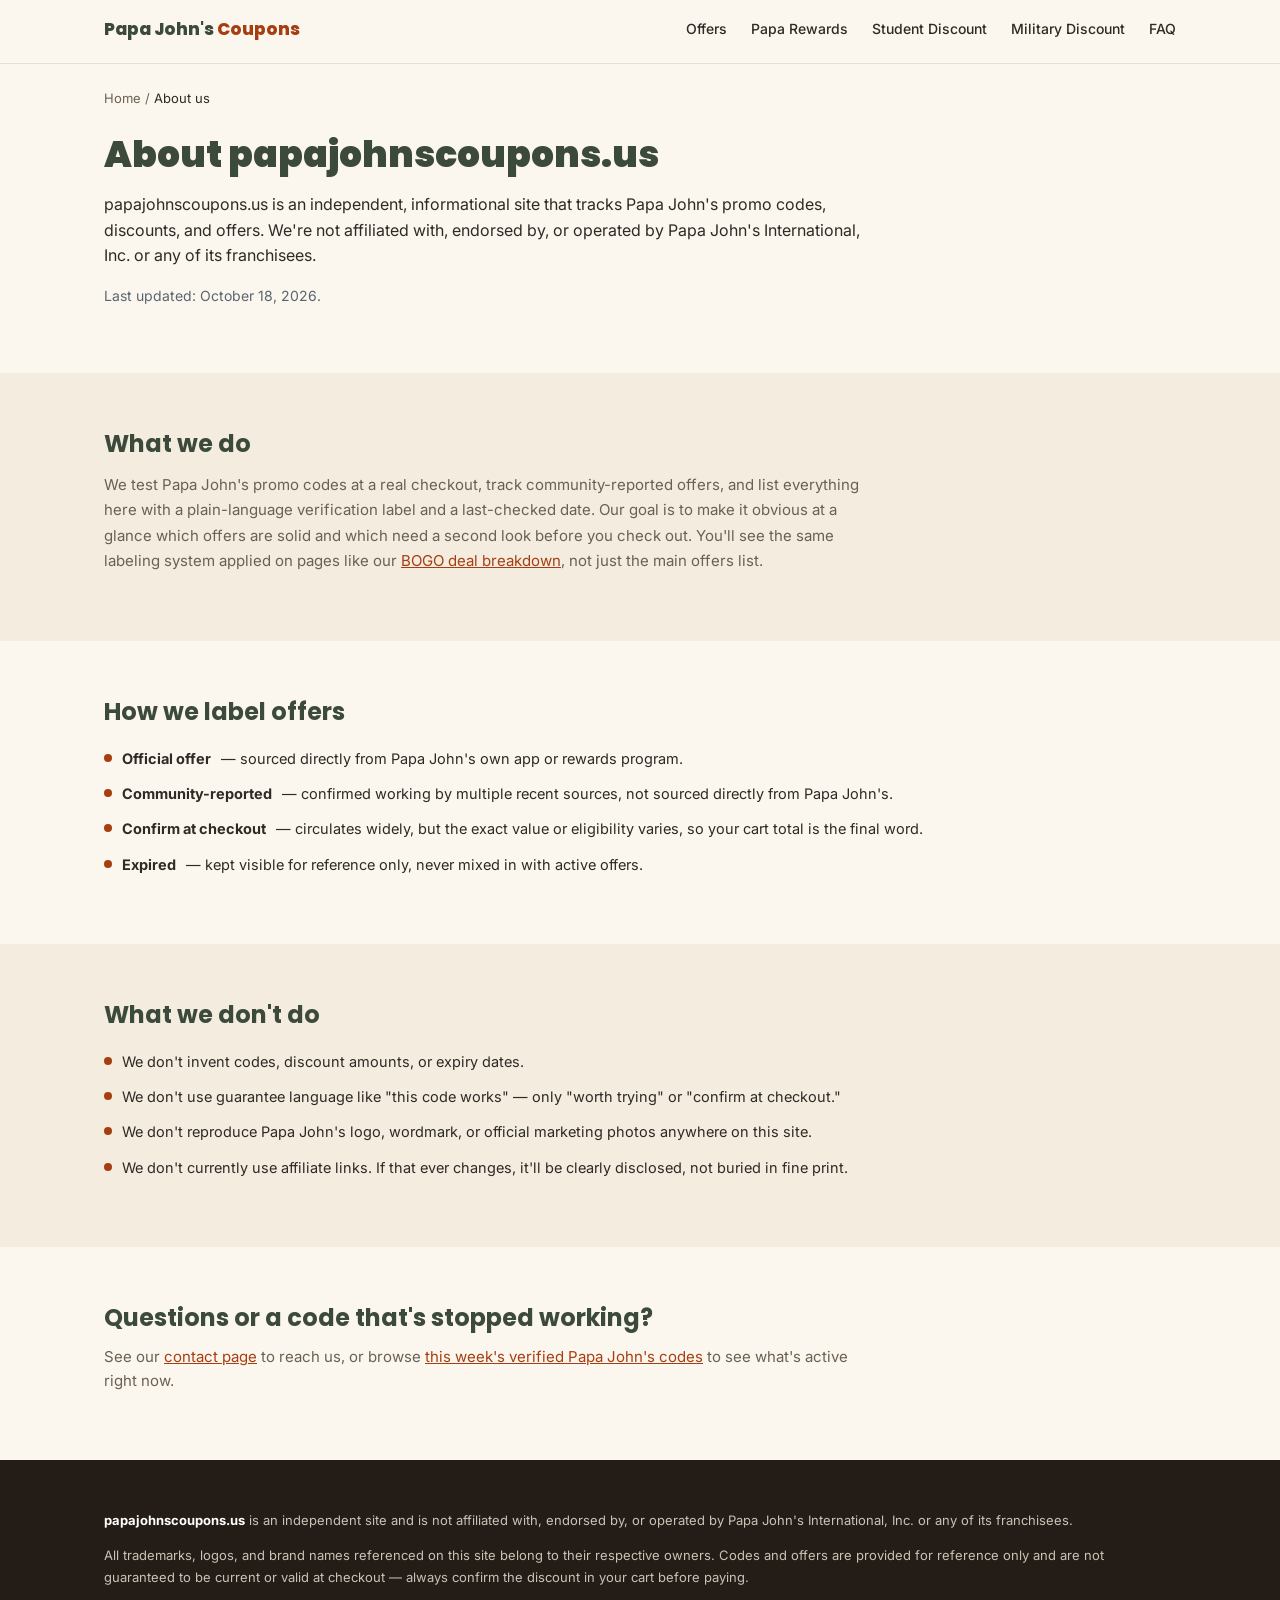
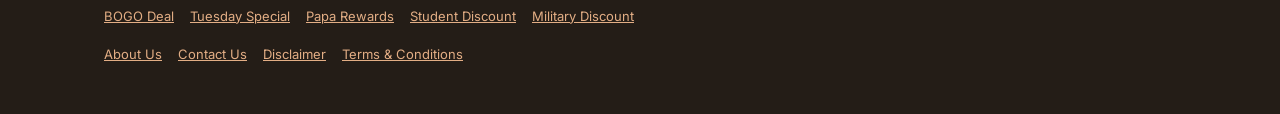
<file: about-us/index.html>
<!DOCTYPE html>
<html lang="en">
<head>
<meta charset="UTF-8">
<meta name="viewport" content="width=device-width, initial-scale=1.0">
<title>About Us | Papa John's Coupons</title>
<meta name="description" content="How papajohnscoupons.us verifies and tracks Papa John's promo codes, and what our site is and isn't.">
<link rel="canonical" href="https://papajohnscoupons.us/about-us/">
<meta property="og:type" content="website">
<meta property="og:site_name" content="Papa John's Coupons">
<meta property="og:title" content="About Us | Papa John's Coupons">
<meta property="og:description" content="How papajohnscoupons.us verifies and tracks Papa John's promo codes, and what our site is and isn't.">
<meta property="og:url" content="https://papajohnscoupons.us/about-us/">
<meta property="og:image" content="https://papajohnscoupons.us/images/hero.jpg">
<meta property="og:image:width" content="512">
<meta property="og:image:height" content="512">
<meta name="twitter:card" content="summary_large_image">
<meta name="twitter:title" content="About Us | Papa John's Coupons">
<meta name="twitter:description" content="How papajohnscoupons.us verifies and tracks Papa John's promo codes, and what our site is and isn't.">
<meta name="twitter:image" content="https://papajohnscoupons.us/images/hero.jpg">
<link rel="icon" type="image/svg+xml" href="/favicon/favicon.svg">
<link rel="stylesheet" href="/css/style.css?v=1">

<script type="application/ld+json">
{"@context":"https://schema.org","@type":"WebPage","name":"About Us","url":"https://papajohnscoupons.us/about-us/","description":"How papajohnscoupons.us verifies and tracks Papa John's promo codes, and what our site is and isn't."}
</script>
<script type="application/ld+json">
{
  "@context":"https://schema.org",
  "@type":"BreadcrumbList",
  "itemListElement":[
    {"@type":"ListItem","position":1,"name":"Home","item":"https://papajohnscoupons.us/"},
    {"@type":"ListItem","position":2,"name":"About Us","item":"https://papajohnscoupons.us/about-us/"}
  ]
}
</script>
</head>
<body>

<header id="site-header-inject">
<nav class="topnav">
  <div class="wrap">
    <a href="/" class="logo">Papa John's <span>Coupons</span></a>
    <button class="nav-toggle" id="nav-toggle" aria-expanded="false" aria-controls="nav-links" aria-label="Open menu">
      <span></span><span></span><span></span>
    </button>
    <div class="nav-links" id="nav-links">
      <a href="/#quick-answer">Offers</a>
      <a href="/papa-rewards/">Papa Rewards</a>
      <a href="/student-discount/">Student Discount</a>
      <a href="/military-discount/">Military Discount</a>
      <a href="/#faq">FAQ</a>
    </div>
  </div>
</nav>
</header>

<main>
  <section style="padding:24px 0 0;">
    <div class="wrap" style="font-size:13px; color:var(--pj-muted);">
      <a href="/" style="color:var(--pj-muted); text-decoration:none;">Home</a> / <span style="color:var(--pj-char);">About us</span>
    </div>
  </section>

  <section style="padding-top:24px;">
    <div class="wrap">
      <h1 style="font-size:clamp(26px,3.6vw,36px); font-weight:900; line-height:1.2; max-width:760px;">About papajohnscoupons.us</h1>
      <p class="lede" style="max-width:760px; margin-top:16px;">papajohnscoupons.us is an independent, informational site that tracks Papa John's promo codes, discounts, and offers. We're not affiliated with, endorsed by, or operated by Papa John's International, Inc. or any of its franchisees.</p>
      <p style="max-width:760px; margin-top:10px; font-size:14px; color:#5b6570;">Last updated: October 18, 2026.</p>
    </div>
  </section>

  <section class="band">
    <div class="wrap">
      <div class="section-head"><h2>What we do</h2></div>
      <p style="max-width:760px; color:var(--pj-muted); margin-top:8px; font-size:15px; line-height:1.7;">We test Papa John's promo codes at a real checkout, track community-reported offers, and list everything here with a plain-language verification label and a last-checked date. Our goal is to make it obvious at a glance which offers are solid and which need a second look before you check out. You'll see the same labeling system applied on pages like our <a href="/bogo-deal/">BOGO deal breakdown</a>, not just the main offers list.</p>
    </div>
  </section>

  <section>
    <div class="wrap">
      <div class="section-head"><h2>How we label offers</h2></div>
      <ul class="checklist">
        <li><strong>Official offer</strong> &mdash; sourced directly from Papa John's own app or rewards program.</li>
        <li><strong>Community-reported</strong> &mdash; confirmed working by multiple recent sources, not sourced directly from Papa John's.</li>
        <li><strong>Confirm at checkout</strong> &mdash; circulates widely, but the exact value or eligibility varies, so your cart total is the final word.</li>
        <li><strong>Expired</strong> &mdash; kept visible for reference only, never mixed in with active offers.</li>
      </ul>
    </div>
  </section>

  <section class="band">
    <div class="wrap">
      <div class="section-head"><h2>What we don't do</h2></div>
      <ul class="checklist">
        <li>We don't invent codes, discount amounts, or expiry dates.</li>
        <li>We don't use guarantee language like "this code works" &mdash; only "worth trying" or "confirm at checkout."</li>
        <li>We don't reproduce Papa John's logo, wordmark, or official marketing photos anywhere on this site.</li>
        <li>We don't currently use affiliate links. If that ever changes, it'll be clearly disclosed, not buried in fine print.</li>
      </ul>
    </div>
  </section>

  <section>
    <div class="wrap">
      <div class="section-head"><h2>Questions or a code that's stopped working?</h2></div>
      <p style="max-width:760px; color:var(--pj-muted); margin-top:8px; font-size:15px;">See our <a href="/contact-us/">contact page</a> to reach us, or browse <a href="/">this week's verified Papa John's codes</a> to see what's active right now.</p>
    </div>
  </section>

</main>

<footer id="site-footer" class="site-footer">
  <div class="wrap">
    <p><strong>papajohnscoupons.us</strong> is an independent site and is not affiliated with, endorsed by, or operated by Papa John's International, Inc. or any of its franchisees.</p>
    <p style="margin-top:8px;">All trademarks, logos, and brand names referenced on this site belong to their respective owners. Codes and offers are provided for reference only and are not guaranteed to be current or valid at checkout &mdash; always confirm the discount in your cart before paying.</p>
    <p style="margin-top:16px; display:flex; gap:16px; flex-wrap:wrap;">
      <a href="/bogo-deal/">BOGO Deal</a>
      <a href="/tuesday-special/">Tuesday Special</a>
      <a href="/papa-rewards/">Papa Rewards</a>
      <a href="/student-discount/">Student Discount</a>
      <a href="/military-discount/">Military Discount</a>
    </p>
    <p style="margin-top:16px; display:flex; gap:16px; flex-wrap:wrap;">
      <a href="/about-us/">About Us</a>
      <a href="/contact-us/">Contact Us</a>
      <a href="/disclaimer/">Disclaimer</a>
      <a href="/terms-conditions/">Terms &amp; Conditions</a>
    </p>
  </div>
</footer>

<script src="/js/script.js?v=1"></script>
</body>
</html>
</file>
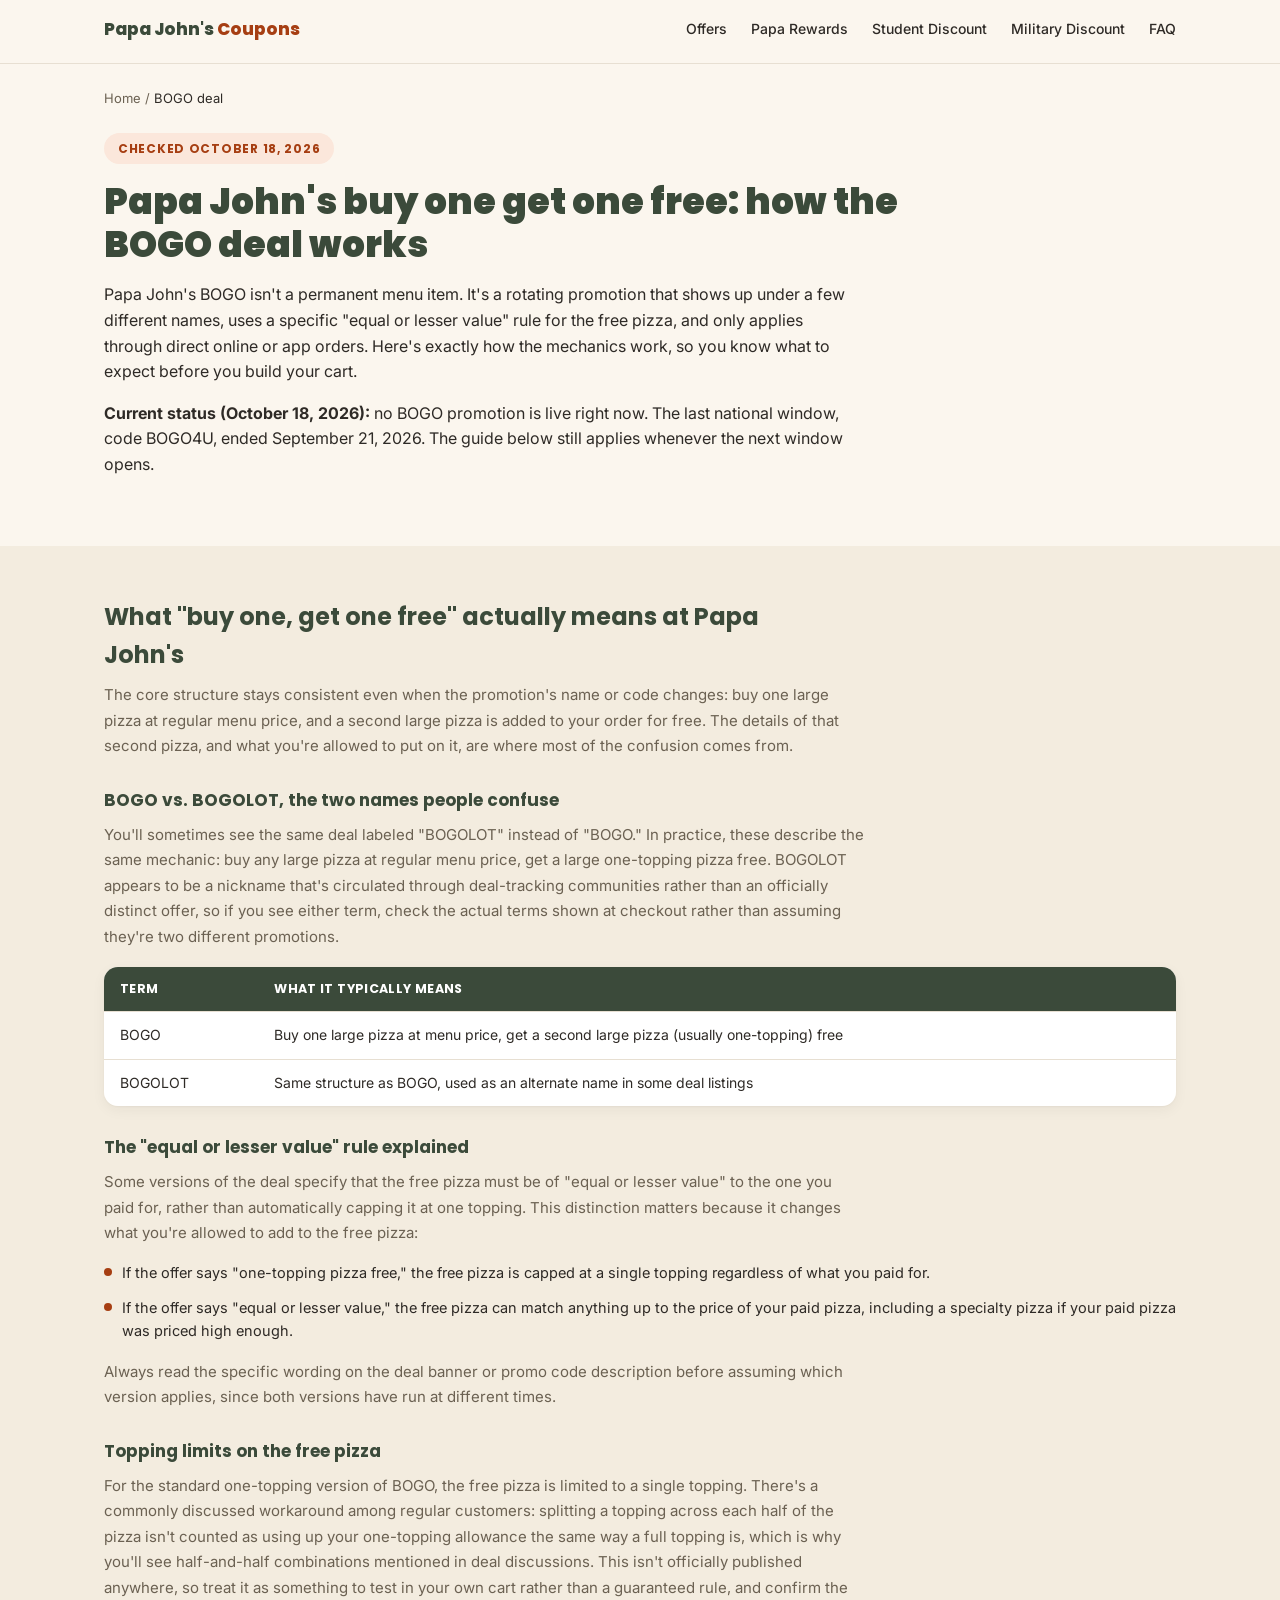
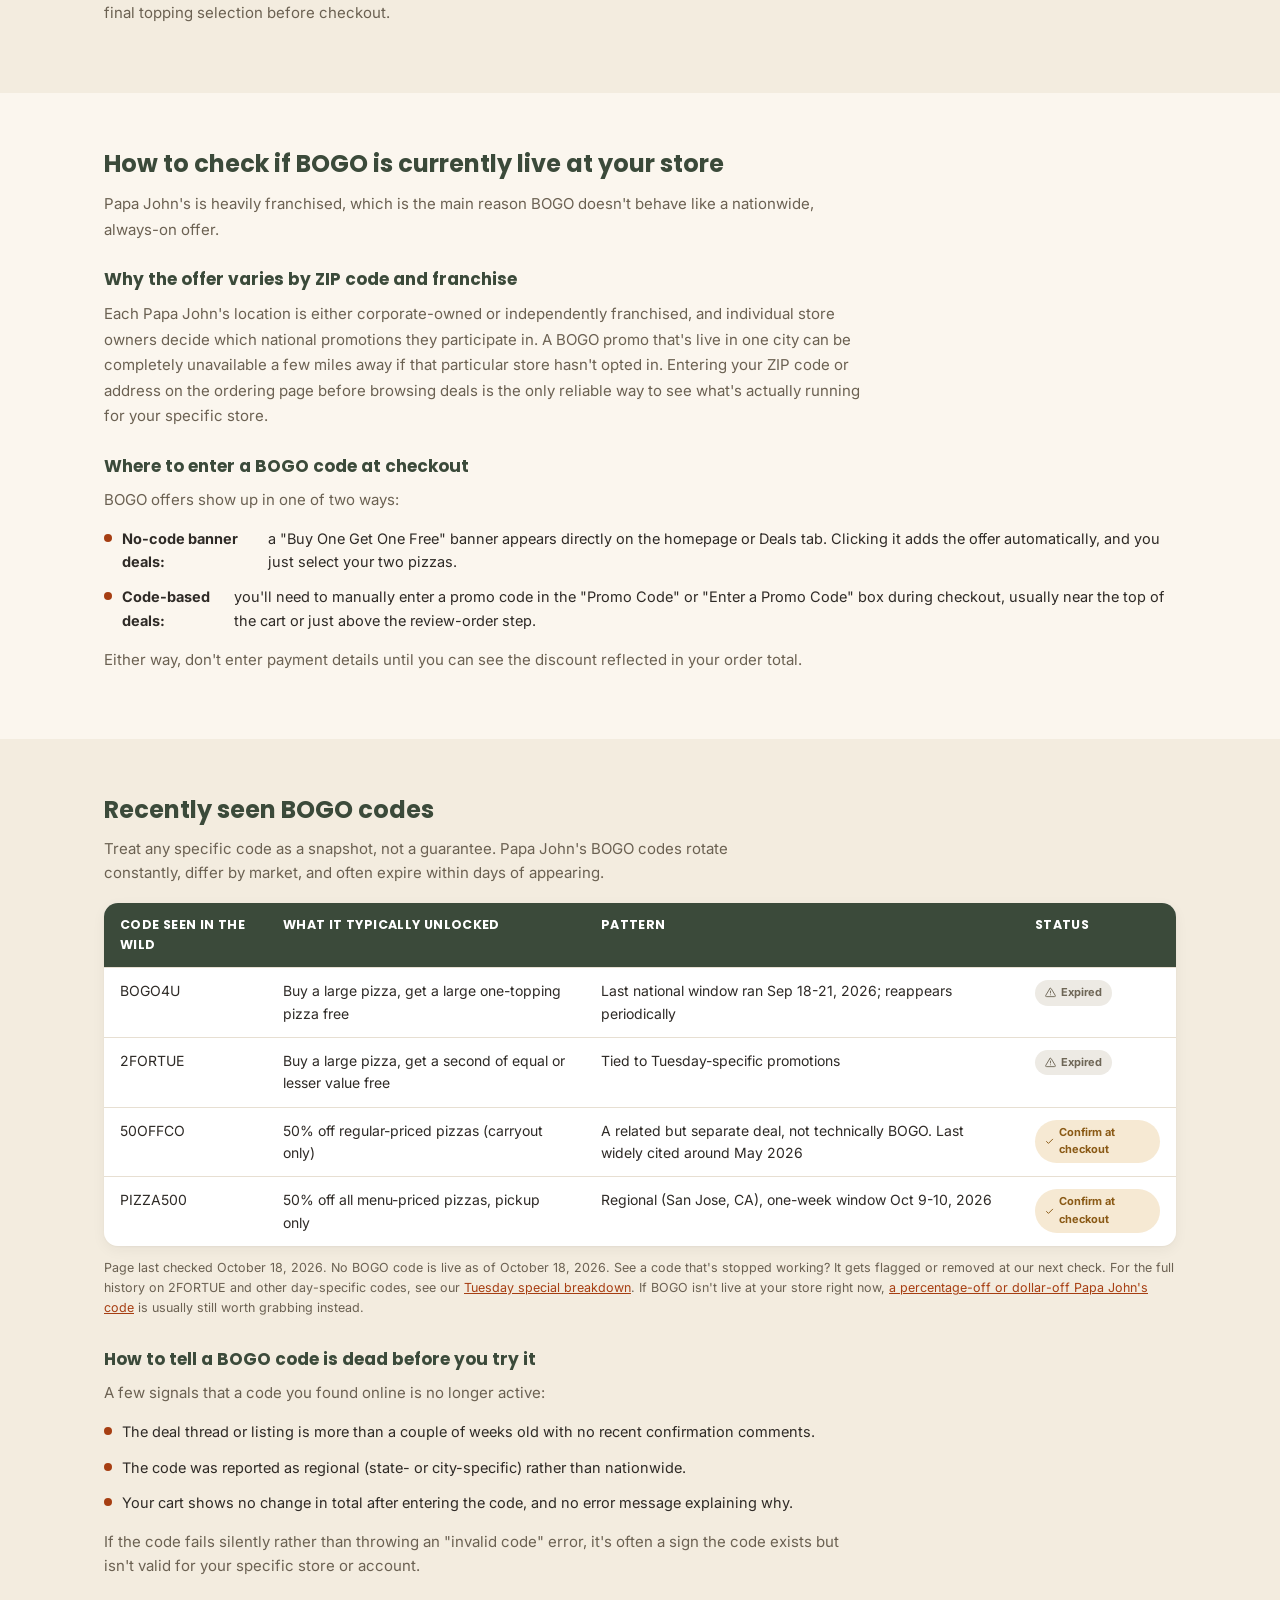
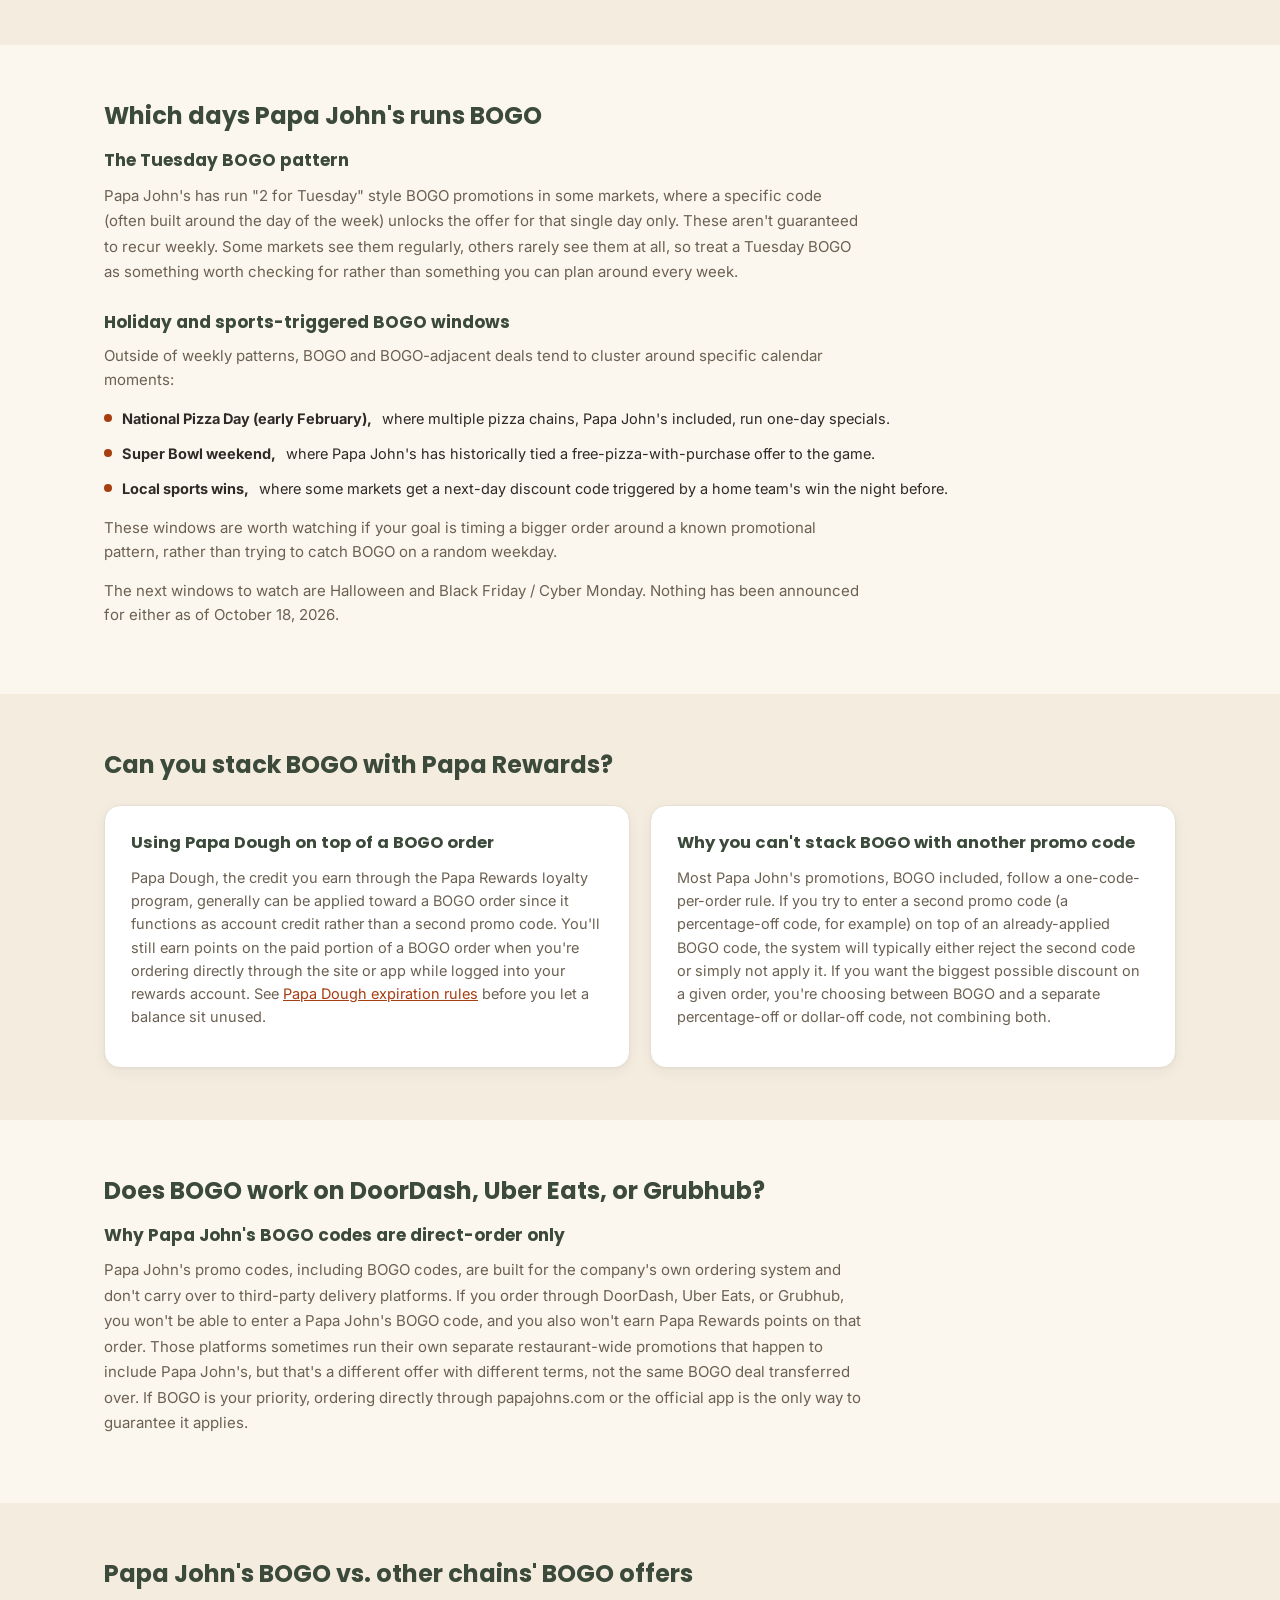
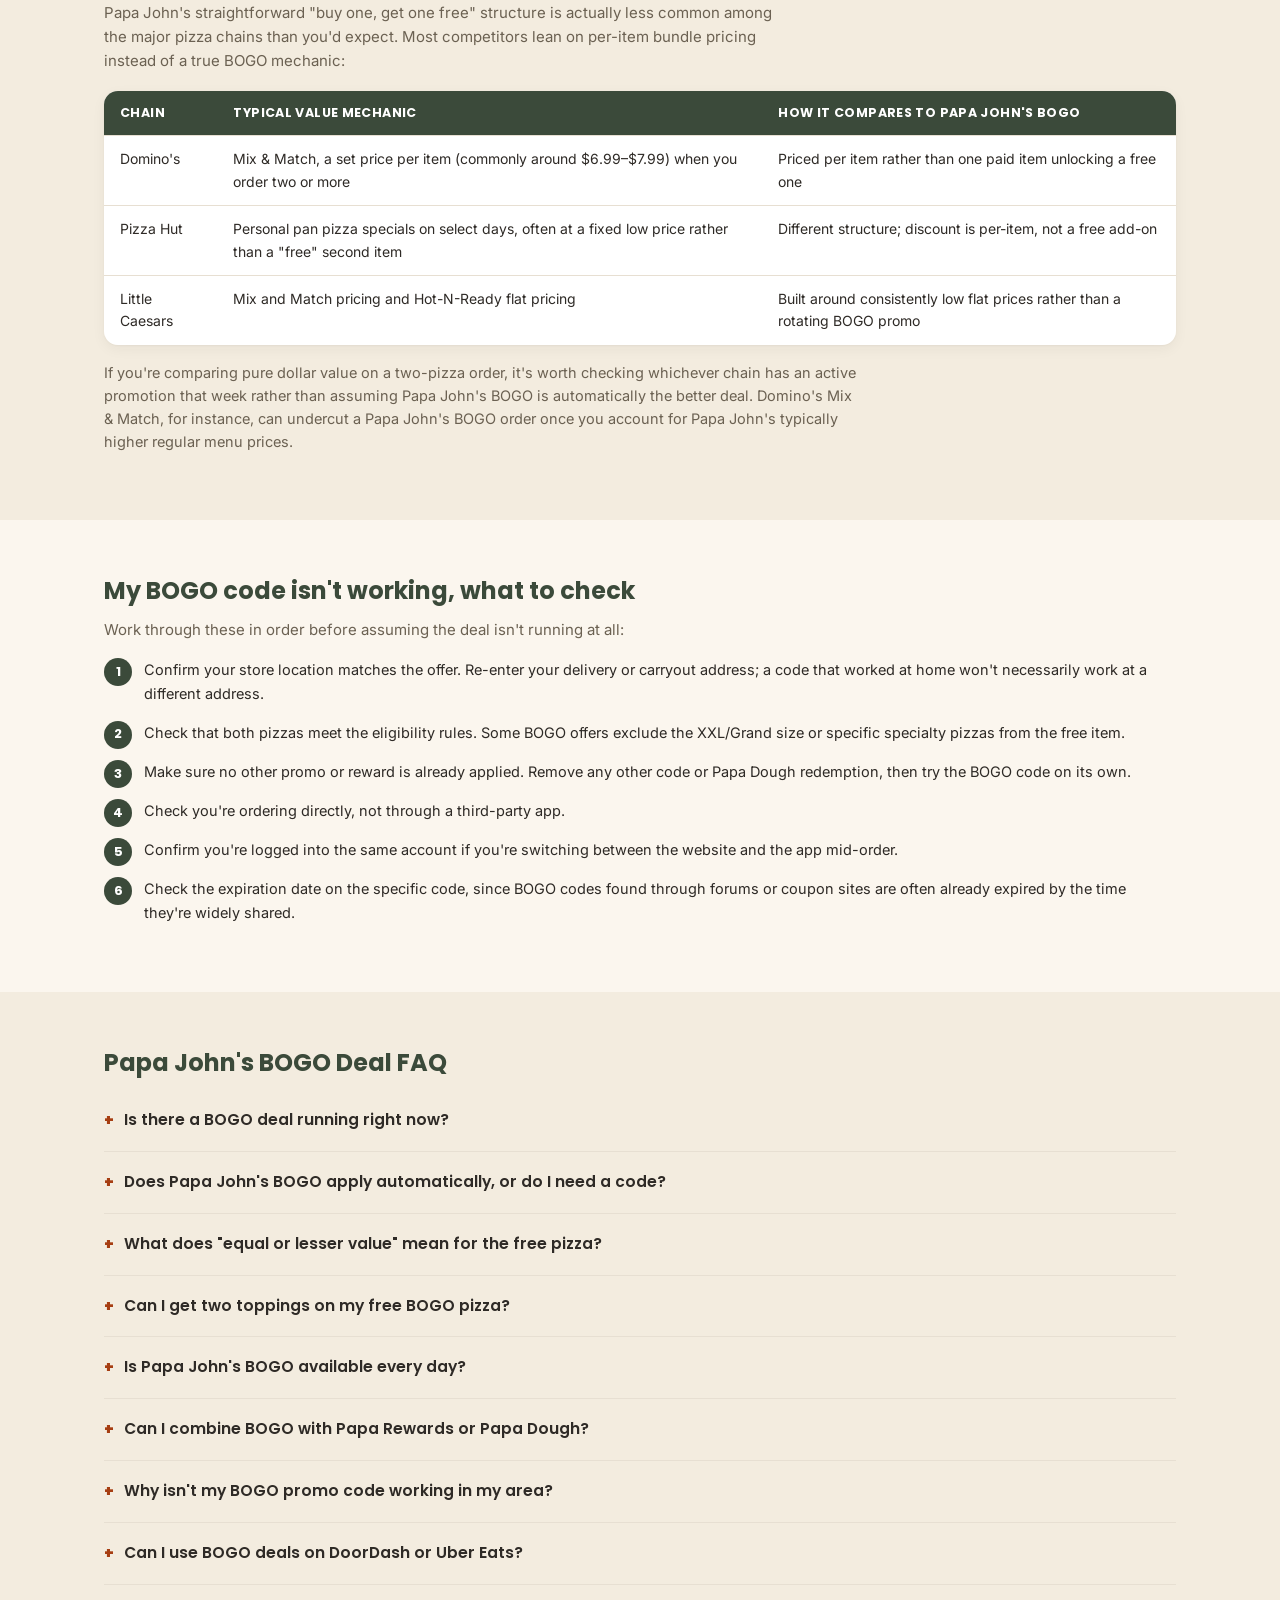
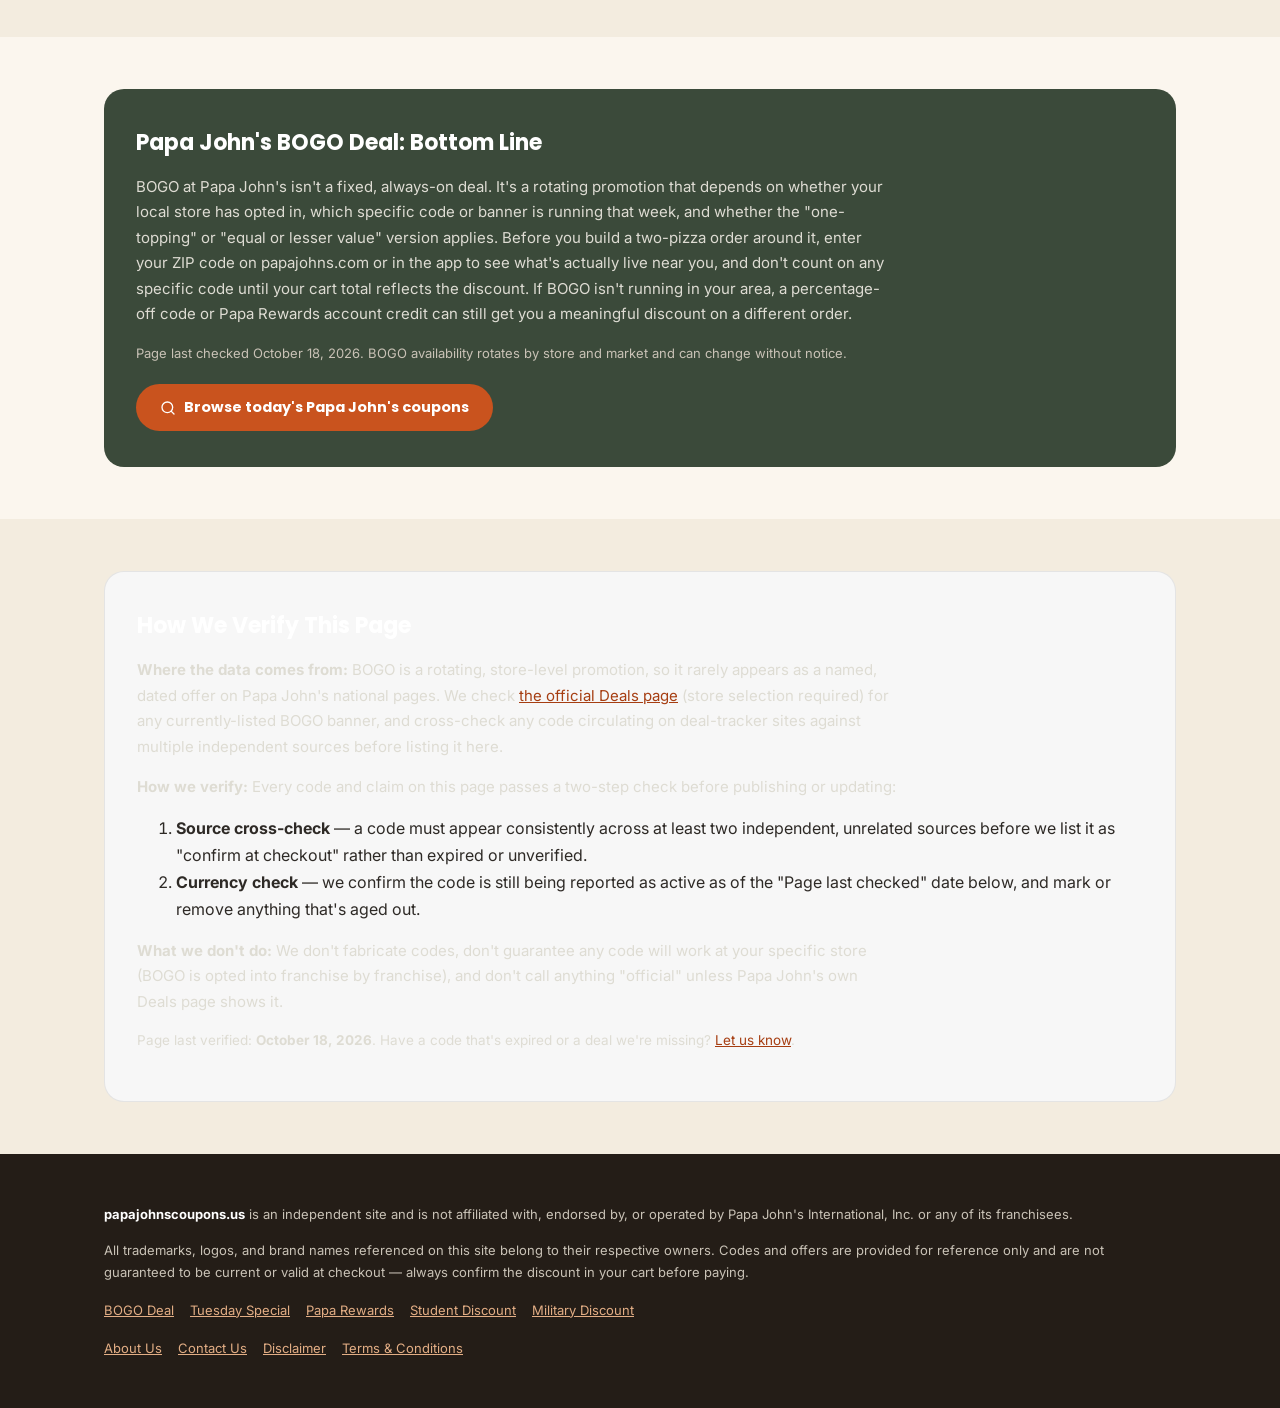
<file: bogo-deal/index.html>
<!DOCTYPE html>
<html lang="en">
<head>
<meta charset="UTF-8">
<meta name="viewport" content="width=device-width, initial-scale=1.0">
<title>Papa John's BOGO Deal (Oct 2026): How It Works</title>
<meta name="description" content="Papa John's BOGO guide for Oct 2026: how the deal works, why BOGO4U ended Sep 21, current codes, and how to check your store.">
<link rel="canonical" href="https://papajohnscoupons.us/bogo-deal/">
<meta property="og:type" content="article">
<meta property="og:site_name" content="Papa John's Coupons">
<meta property="og:title" content="Papa John's BOGO Deal (Oct 2026): How It Works">
<meta property="og:description" content="Papa John's BOGO guide for Oct 2026: how the deal works, why BOGO4U ended Sep 21, current codes, and how to check your store.">
<meta property="og:url" content="https://papajohnscoupons.us/bogo-deal/">
<meta property="og:image" content="https://papajohnscoupons.us/images/hero.jpg">
<meta property="og:image:width" content="512">
<meta property="og:image:height" content="512">
<meta name="twitter:card" content="summary_large_image">
<meta name="twitter:title" content="Papa John's BOGO Deal (Oct 2026): How It Works">
<meta name="twitter:description" content="Papa John's BOGO guide for Oct 2026: how the deal works, why BOGO4U ended Sep 21, current codes, and how to check your store.">
<meta name="twitter:image" content="https://papajohnscoupons.us/images/hero.jpg">
<link rel="icon" type="image/svg+xml" href="/favicon/favicon.svg">
<link rel="stylesheet" href="/css/style.css?v=1">

<script type="application/ld+json">
{"@context":"https://schema.org","@type":"WebPage","name":"Papa John's BOGO Deal (Oct 2026): How It Works","url":"https://papajohnscoupons.us/bogo-deal/","description":"Papa John's BOGO guide for Oct 2026: how the deal works, why BOGO4U ended Sep 21, current codes, and how to check your store."}
</script>
<script type="application/ld+json">
{
  "@context":"https://schema.org",
  "@type":"BreadcrumbList",
  "itemListElement":[
    {"@type":"ListItem","position":1,"name":"Home","item":"https://papajohnscoupons.us/"},
    {"@type":"ListItem","position":2,"name":"BOGO Deal","item":"https://papajohnscoupons.us/bogo-deal/"}
  ]
}
</script>
<script type="application/ld+json">
{
  "@context":"https://schema.org",
  "@type":"FAQPage",
  "mainEntity":[
    {"@type":"Question","name":"Is there a BOGO deal running right now?","acceptedAnswer":{"@type":"Answer","text":"As of October 18, 2026, no. The last national BOGO window (code BOGO4U) ended September 21, 2026. BOGO rotates by market, so check the Deals section for your ZIP code. The next windows worth watching are Halloween and Black Friday."}},
    {"@type":"Question","name":"Does Papa John's BOGO apply automatically, or do I need a code?","acceptedAnswer":{"@type":"Answer","text":"It depends on the specific promotion. Some BOGO deals show up as a clickable banner that applies automatically once you select your two pizzas; others require you to manually enter a promo code at checkout."}},
    {"@type":"Question","name":"What does \u201cequal or lesser value\u201d mean for the free pizza?","acceptedAnswer":{"@type":"Answer","text":"It means the free pizza's price can be anywhere up to the price of the pizza you paid for, rather than being capped at a specific topping count. Not every BOGO promotion uses this wording; some cap the free pizza at one topping regardless of what you paid for."}},
    {"@type":"Question","name":"Can I get two toppings on my free BOGO pizza?","acceptedAnswer":{"@type":"Answer","text":"Standard one-topping BOGO offers cap the free pizza at a single topping. Splitting toppings across each half is something customers have reported working, but it isn't an officially documented rule, so confirm your final selection in the cart before paying."}},
    {"@type":"Question","name":"Is Papa John's BOGO available every day?","acceptedAnswer":{"@type":"Answer","text":"No. It's a rotating promotion tied to specific windows, sometimes a single day, sometimes a couple of weeks, and it varies by store and market. Checking the Deals section for your specific ZIP code is the only way to know if it's live right now."}},
    {"@type":"Question","name":"Can I combine BOGO with Papa Rewards or Papa Dough?","acceptedAnswer":{"@type":"Answer","text":"Papa Dough generally can be applied to a BOGO order since it's account credit rather than a competing promo code. A second promotional code, on top of BOGO, typically can't be combined due to the one-code-per-order rule."}},
    {"@type":"Question","name":"Why isn't my BOGO promo code working in my area?","acceptedAnswer":{"@type":"Answer","text":"The most common reasons are that your local franchise hasn't opted into that specific promotion, the code was region-locked to a different market, or the code has already expired. Confirming your delivery address and checking the code's original posting date usually explains it."}},
    {"@type":"Question","name":"Can I use BOGO deals on DoorDash or Uber Eats?","acceptedAnswer":{"@type":"Answer","text":"No. Papa John's promo codes, including BOGO, only work through direct orders on papajohns.com or the official app. Third-party platforms don't accept Papa John's codes and don't award Papa Rewards points."}}
  ]
}
</script>
</head>
<body>

<header id="site-header-inject">
<nav class="topnav">
  <div class="wrap">
    <a href="/" class="logo">Papa John's <span>Coupons</span></a>
    <button class="nav-toggle" id="nav-toggle" aria-expanded="false" aria-controls="nav-links" aria-label="Open menu">
      <span></span><span></span><span></span>
    </button>
    <div class="nav-links" id="nav-links">
      <a href="/#quick-answer">Offers</a>
      <a href="/papa-rewards/">Papa Rewards</a>
      <a href="/student-discount/">Student Discount</a>
      <a href="/military-discount/">Military Discount</a>
      <a href="/#faq">FAQ</a>
    </div>
  </div>
</nav>
</header>

<main>

  <section style="padding:24px 0 0;">
    <div class="wrap" style="font-size:13px; color:var(--pj-muted);">
      <a href="/" style="color:var(--pj-muted); text-decoration:none;">Home</a> / <span style="color:var(--pj-char);">BOGO deal</span>
    </div>
  </section>

  <section style="padding-top:24px;">
    <div class="wrap">
      <span class="eyebrow">Checked October 18, 2026</span>
      <h1 style="font-size:clamp(26px,3.6vw,36px); font-weight:900; line-height:1.2; max-width:820px;">Papa John's buy one get one free: how the BOGO deal works</h1>
      <p class="lede" style="max-width:760px; margin-top:16px;">Papa John's BOGO isn't a permanent menu item. It's a rotating promotion that shows up under a few different names, uses a specific "equal or lesser value" rule for the free pizza, and only applies through direct online or app orders. Here's exactly how the mechanics work, so you know what to expect before you build your cart.</p>
      <p class="lede" style="max-width:760px; margin-top:12px;"><strong>Current status (October 18, 2026):</strong> no BOGO promotion is live right now. The last national window, code BOGO4U, ended September 21, 2026. The guide below still applies whenever the next window opens.</p>
    </div>
  </section>

  <section class="band">
    <div class="wrap">
      <div class="section-head"><h2>What "buy one, get one free" actually means at Papa John's</h2></div>
      <p style="max-width:760px; color:var(--pj-muted); margin-top:8px; font-size:15px; line-height:1.7;">The core structure stays consistent even when the promotion's name or code changes: buy one large pizza at regular menu price, and a second large pizza is added to your order for free. The details of that second pizza, and what you're allowed to put on it, are where most of the confusion comes from.</p>

      <h3 style="font-size:17px; margin-top:28px;">BOGO vs. BOGOLOT, the two names people confuse</h3>
      <p style="max-width:760px; color:var(--pj-muted); margin-top:8px; font-size:15px; line-height:1.7;">You'll sometimes see the same deal labeled "BOGOLOT" instead of "BOGO." In practice, these describe the same mechanic: buy any large pizza at regular menu price, get a large one-topping pizza free. BOGOLOT appears to be a nickname that's circulated through deal-tracking communities rather than an officially distinct offer, so if you see either term, check the actual terms shown at checkout rather than assuming they're two different promotions.</p>
      <div class="table-scroll">
      <table class="data">
        <tr><th>Term</th><th>What it typically means</th></tr>
        <tr><td>BOGO</td><td>Buy one large pizza at menu price, get a second large pizza (usually one-topping) free</td></tr>
        <tr><td>BOGOLOT</td><td>Same structure as BOGO, used as an alternate name in some deal listings</td></tr>
      </table>
      </div>

      <h3 style="font-size:17px; margin-top:28px;">The "equal or lesser value" rule explained</h3>
      <p style="max-width:760px; color:var(--pj-muted); margin-top:8px; font-size:15px; line-height:1.7;">Some versions of the deal specify that the free pizza must be of "equal or lesser value" to the one you paid for, rather than automatically capping it at one topping. This distinction matters because it changes what you're allowed to add to the free pizza:</p>
      <ul class="checklist" style="margin-top:14px;">
        <li>If the offer says "one-topping pizza free," the free pizza is capped at a single topping regardless of what you paid for.</li>
        <li>If the offer says "equal or lesser value," the free pizza can match anything up to the price of your paid pizza, including a specialty pizza if your paid pizza was priced high enough.</li>
      </ul>
      <p style="max-width:760px; color:var(--pj-muted); margin-top:14px; font-size:15px; line-height:1.7;">Always read the specific wording on the deal banner or promo code description before assuming which version applies, since both versions have run at different times.</p>

      <h3 style="font-size:17px; margin-top:28px;">Topping limits on the free pizza</h3>
      <p style="max-width:760px; color:var(--pj-muted); margin-top:8px; font-size:15px; line-height:1.7;">For the standard one-topping version of BOGO, the free pizza is limited to a single topping. There's a commonly discussed workaround among regular customers: splitting a topping across each half of the pizza isn't counted as using up your one-topping allowance the same way a full topping is, which is why you'll see half-and-half combinations mentioned in deal discussions. This isn't officially published anywhere, so treat it as something to test in your own cart rather than a guaranteed rule, and confirm the final topping selection before checkout.</p>
    </div>
  </section>

  <section id="check-locally">
    <div class="wrap">
      <div class="section-head"><h2>How to check if BOGO is currently live at your store</h2></div>
      <p style="max-width:760px; color:var(--pj-muted); margin-top:8px; font-size:15px; line-height:1.7;">Papa John's is heavily franchised, which is the main reason BOGO doesn't behave like a nationwide, always-on offer.</p>

      <h3 style="font-size:17px; margin-top:24px;">Why the offer varies by ZIP code and franchise</h3>
      <p style="max-width:760px; color:var(--pj-muted); margin-top:8px; font-size:15px; line-height:1.7;">Each Papa John's location is either corporate-owned or independently franchised, and individual store owners decide which national promotions they participate in. A BOGO promo that's live in one city can be completely unavailable a few miles away if that particular store hasn't opted in. Entering your ZIP code or address on the ordering page before browsing deals is the only reliable way to see what's actually running for your specific store.</p>

      <h3 style="font-size:17px; margin-top:24px;">Where to enter a BOGO code at checkout</h3>
      <p style="max-width:760px; color:var(--pj-muted); margin-top:8px; font-size:15px;">BOGO offers show up in one of two ways:</p>
      <ul class="checklist" style="margin-top:14px;">
        <li><strong>No-code banner deals:</strong> a "Buy One Get One Free" banner appears directly on the homepage or Deals tab. Clicking it adds the offer automatically, and you just select your two pizzas.</li>
        <li><strong>Code-based deals:</strong> you'll need to manually enter a promo code in the "Promo Code" or "Enter a Promo Code" box during checkout, usually near the top of the cart or just above the review-order step.</li>
      </ul>
      <p style="max-width:760px; color:var(--pj-muted); margin-top:14px; font-size:15px;">Either way, don't enter payment details until you can see the discount reflected in your order total.</p>
    </div>
  </section>

  <section id="recent-codes" class="band">
    <div class="wrap">
      <div class="section-head">
        <h2>Recently seen BOGO codes</h2>
        <p class="section-sub">Treat any specific code as a snapshot, not a guarantee. Papa John's BOGO codes rotate constantly, differ by market, and often expire within days of appearing.</p>
      </div>
      <div class="table-scroll">
      <table class="data">
        <tr><th>Code seen in the wild</th><th>What it typically unlocked</th><th>Pattern</th><th>Status</th></tr>
        <tr>
          <td>BOGO4U</td><td>Buy a large pizza, get a large one-topping pizza free</td><td>Last national window ran Sep 18-21, 2026; reappears periodically</td>
          <td><span class="pj-verify-badge expired" style="display:inline-flex;"><svg viewBox="0 0 24 24" fill="none" stroke="currentColor" stroke-width="2" stroke-linecap="round" stroke-linejoin="round" width="11" height="11"><path d="M10.29 3.86 1.82 18a2 2 0 0 0 1.71 3h16.94a2 2 0 0 0 1.71-3L13.71 3.86a2 2 0 0 0-3.42 0Z"/><path d="M12 9v4"/><path d="M12 17h.01"/></svg> Expired</span></td>
        </tr>
        <tr>
          <td>2FORTUE</td><td>Buy a large pizza, get a second of equal or lesser value free</td><td>Tied to Tuesday-specific promotions</td>
          <td><span class="pj-verify-badge expired" style="display:inline-flex;"><svg viewBox="0 0 24 24" fill="none" stroke="currentColor" stroke-width="2" stroke-linecap="round" stroke-linejoin="round" width="11" height="11"><path d="M10.29 3.86 1.82 18a2 2 0 0 0 1.71 3h16.94a2 2 0 0 0 1.71-3L13.71 3.86a2 2 0 0 0-3.42 0Z"/><path d="M12 9v4"/><path d="M12 17h.01"/></svg> Expired</span></td>
        </tr>
        <tr>
          <td>50OFFCO</td><td>50% off regular-priced pizzas (carryout only)</td><td>A related but separate deal, not technically BOGO. Last widely cited around May 2026</td>
          <td><span class="pj-verify-badge checkout" style="display:inline-flex;"><svg viewBox="0 0 24 24" fill="none" stroke="currentColor" stroke-width="2.5" stroke-linecap="round" stroke-linejoin="round" width="11" height="11"><path d="M20 6L9 17l-5-5"/></svg> Confirm at checkout</span></td>
        </tr>
        <tr>
          <td>PIZZA500</td><td>50% off all menu-priced pizzas, pickup only</td><td>Regional (San Jose, CA), one-week window Oct 9-10, 2026</td>
          <td><span class="pj-verify-badge checkout" style="display:inline-flex;"><svg viewBox="0 0 24 24" fill="none" stroke="currentColor" stroke-width="2.5" stroke-linecap="round" stroke-linejoin="round" width="11" height="11"><path d="M20 6L9 17l-5-5"/></svg> Confirm at checkout</span></td>
        </tr>
      </table>
      </div>
      <p style="margin-top:12px; font-size:12.5px; color:var(--pj-muted);">Page last checked October 18, 2026. No BOGO code is live as of October 18, 2026. See a code that's stopped working? It gets flagged or removed at our next check. For the full history on 2FORTUE and other day-specific codes, see our <a href="/tuesday-special/">Tuesday special breakdown</a>. If BOGO isn't live at your store right now, <a href="/">a percentage-off or dollar-off Papa John's code</a> is usually still worth grabbing instead.</p>

      <h3 style="font-size:17px; margin-top:28px;">How to tell a BOGO code is dead before you try it</h3>
      <p style="max-width:760px; color:var(--pj-muted); margin-top:8px; font-size:15px;">A few signals that a code you found online is no longer active:</p>
      <ul class="checklist" style="margin-top:14px;">
        <li>The deal thread or listing is more than a couple of weeks old with no recent confirmation comments.</li>
        <li>The code was reported as regional (state- or city-specific) rather than nationwide.</li>
        <li>Your cart shows no change in total after entering the code, and no error message explaining why.</li>
      </ul>
      <p style="max-width:760px; color:var(--pj-muted); margin-top:14px; font-size:15px;">If the code fails silently rather than throwing an "invalid code" error, it's often a sign the code exists but isn't valid for your specific store or account.</p>
    </div>
  </section>

  <section id="which-days">
    <div class="wrap">
      <div class="section-head"><h2>Which days Papa John's runs BOGO</h2></div>
      <h3 style="font-size:17px; margin-top:12px;">The Tuesday BOGO pattern</h3>
      <p style="max-width:760px; color:var(--pj-muted); margin-top:8px; font-size:15px; line-height:1.7;">Papa John's has run "2 for Tuesday" style BOGO promotions in some markets, where a specific code (often built around the day of the week) unlocks the offer for that single day only. These aren't guaranteed to recur weekly. Some markets see them regularly, others rarely see them at all, so treat a Tuesday BOGO as something worth checking for rather than something you can plan around every week.</p>

      <h3 style="font-size:17px; margin-top:24px;">Holiday and sports-triggered BOGO windows</h3>
      <p style="max-width:760px; color:var(--pj-muted); margin-top:8px; font-size:15px;">Outside of weekly patterns, BOGO and BOGO-adjacent deals tend to cluster around specific calendar moments:</p>
      <ul class="checklist" style="margin-top:14px;">
        <li><strong>National Pizza Day (early February),</strong> where multiple pizza chains, Papa John's included, run one-day specials.</li>
        <li><strong>Super Bowl weekend,</strong> where Papa John's has historically tied a free-pizza-with-purchase offer to the game.</li>
        <li><strong>Local sports wins,</strong> where some markets get a next-day discount code triggered by a home team's win the night before.</li>
      </ul>
      <p style="max-width:760px; color:var(--pj-muted); margin-top:14px; font-size:15px;">These windows are worth watching if your goal is timing a bigger order around a known promotional pattern, rather than trying to catch BOGO on a random weekday.</p>
      <p style="max-width:760px; color:var(--pj-muted); margin-top:14px; font-size:15px;">The next windows to watch are Halloween and Black Friday / Cyber Monday. Nothing has been announced for either as of October 18, 2026.</p>
    </div>
  </section>

  <section id="stacking" class="band">
    <div class="wrap">
      <div class="section-head"><h2>Can you stack BOGO with Papa Rewards?</h2></div>
      <div class="two-col">
        <div class="info-card">
          <h3 style="font-size:16.5px;">Using Papa Dough on top of a BOGO order</h3>
          <p style="margin-top:10px; font-size:14.5px; color:var(--pj-muted);">Papa Dough, the credit you earn through the Papa Rewards loyalty program, generally can be applied toward a BOGO order since it functions as account credit rather than a second promo code. You'll still earn points on the paid portion of a BOGO order when you're ordering directly through the site or app while logged into your rewards account. See <a href="/papa-rewards/">Papa Dough expiration rules</a> before you let a balance sit unused.</p>
        </div>
        <div class="info-card">
          <h3 style="font-size:16.5px;">Why you can't stack BOGO with another promo code</h3>
          <p style="margin-top:10px; font-size:14.5px; color:var(--pj-muted);">Most Papa John's promotions, BOGO included, follow a one-code-per-order rule. If you try to enter a second promo code (a percentage-off code, for example) on top of an already-applied BOGO code, the system will typically either reject the second code or simply not apply it. If you want the biggest possible discount on a given order, you're choosing between BOGO and a separate percentage-off or dollar-off code, not combining both.</p>
        </div>
      </div>
    </div>
  </section>

  <section id="third-party-apps">
    <div class="wrap">
      <div class="section-head"><h2>Does BOGO work on DoorDash, Uber Eats, or Grubhub?</h2></div>
      <h3 style="font-size:17px; margin-top:12px;">Why Papa John's BOGO codes are direct-order only</h3>
      <p style="max-width:760px; color:var(--pj-muted); margin-top:8px; font-size:15px; line-height:1.7;">Papa John's promo codes, including BOGO codes, are built for the company's own ordering system and don't carry over to third-party delivery platforms. If you order through DoorDash, Uber Eats, or Grubhub, you won't be able to enter a Papa John's BOGO code, and you also won't earn Papa Rewards points on that order. Those platforms sometimes run their own separate restaurant-wide promotions that happen to include Papa John's, but that's a different offer with different terms, not the same BOGO deal transferred over. If BOGO is your priority, ordering directly through papajohns.com or the official app is the only way to guarantee it applies.</p>
    </div>
  </section>

  <section id="chain-comparison" class="band">
    <div class="wrap">
      <div class="section-head"><h2>Papa John's BOGO vs. other chains' BOGO offers</h2></div>
      <p class="section-sub">Papa John's straightforward "buy one, get one free" structure is actually less common among the major pizza chains than you'd expect. Most competitors lean on per-item bundle pricing instead of a true BOGO mechanic:</p>
      <div class="table-scroll">
      <table class="data">
        <tr><th>Chain</th><th>Typical value mechanic</th><th>How it compares to Papa John's BOGO</th></tr>
        <tr><td>Domino's</td><td>Mix &amp; Match, a set price per item (commonly around $6.99&ndash;$7.99) when you order two or more</td><td>Priced per item rather than one paid item unlocking a free one</td></tr>
        <tr><td>Pizza Hut</td><td>Personal pan pizza specials on select days, often at a fixed low price rather than a "free" second item</td><td>Different structure; discount is per-item, not a free add-on</td></tr>
        <tr><td>Little Caesars</td><td>Mix and Match pricing and Hot-N-Ready flat pricing</td><td>Built around consistently low flat prices rather than a rotating BOGO promo</td></tr>
      </table>
      </div>
      <p style="margin-top:16px; font-size:14.5px; color:var(--pj-muted); max-width:760px;">If you're comparing pure dollar value on a two-pizza order, it's worth checking whichever chain has an active promotion that week rather than assuming Papa John's BOGO is automatically the better deal. Domino's Mix &amp; Match, for instance, can undercut a Papa John's BOGO order once you account for Papa John's typically higher regular menu prices.</p>
    </div>
  </section>

  <section id="troubleshoot-bogo">
    <div class="wrap">
      <div class="section-head"><h2>My BOGO code isn't working, what to check</h2></div>
      <p class="section-sub">Work through these in order before assuming the deal isn't running at all:</p>
      <ol class="steps">
        <li>Confirm your store location matches the offer. Re-enter your delivery or carryout address; a code that worked at home won't necessarily work at a different address.</li>
        <li>Check that both pizzas meet the eligibility rules. Some BOGO offers exclude the XXL/Grand size or specific specialty pizzas from the free item.</li>
        <li>Make sure no other promo or reward is already applied. Remove any other code or Papa Dough redemption, then try the BOGO code on its own.</li>
        <li>Check you're ordering directly, not through a third-party app.</li>
        <li>Confirm you're logged into the same account if you're switching between the website and the app mid-order.</li>
        <li>Check the expiration date on the specific code, since BOGO codes found through forums or coupon sites are often already expired by the time they're widely shared.</li>
      </ol>
    </div>
  </section>

  <section id="faq" class="band">
    <div class="wrap">
      <div class="section-head"><h2>Papa John's BOGO Deal FAQ</h2></div>
      <details class="faq-item">
        <summary>Is there a BOGO deal running right now?</summary>
        <p>As of October 18, 2026, no. The last national BOGO window (code BOGO4U) ended September 21, 2026. BOGO rotates by market, so check the Deals section for your ZIP code. The next windows worth watching are Halloween and Black Friday.</p>
      </details>
      <details class="faq-item">
        <summary>Does Papa John's BOGO apply automatically, or do I need a code?</summary>
        <p>It depends on the specific promotion. Some BOGO deals show up as a clickable banner that applies automatically once you select your two pizzas; others require you to manually enter a promo code at checkout.</p>
      </details>
      <details class="faq-item">
        <summary>What does "equal or lesser value" mean for the free pizza?</summary>
        <p>It means the free pizza's price can be anywhere up to the price of the pizza you paid for, rather than being capped at a specific topping count. Not every BOGO promotion uses this wording; some cap the free pizza at one topping regardless of what you paid for.</p>
      </details>
      <details class="faq-item">
        <summary>Can I get two toppings on my free BOGO pizza?</summary>
        <p>Standard one-topping BOGO offers cap the free pizza at a single topping. Splitting toppings across each half is something customers have reported working, but it isn't an officially documented rule, so confirm your final selection in the cart before paying.</p>
      </details>
      <details class="faq-item">
        <summary>Is Papa John's BOGO available every day?</summary>
        <p>No. It's a rotating promotion tied to specific windows, sometimes a single day, sometimes a couple of weeks, and it varies by store and market. Checking the Deals section for your specific ZIP code is the only way to know if it's live right now.</p>
      </details>
      <details class="faq-item">
        <summary>Can I combine BOGO with Papa Rewards or Papa Dough?</summary>
        <p>Papa Dough generally can be applied to a BOGO order since it's account credit rather than a competing promo code. A second promotional code, on top of BOGO, typically can't be combined due to the one-code-per-order rule.</p>
      </details>
      <details class="faq-item">
        <summary>Why isn't my BOGO promo code working in my area?</summary>
        <p>The most common reasons are that your local franchise hasn't opted into that specific promotion, the code was region-locked to a different market, or the code has already expired. Confirming your delivery address and checking the code's original posting date usually explains it.</p>
      </details>
      <details class="faq-item">
        <summary>Can I use BOGO deals on DoorDash or Uber Eats?</summary>
        <p>No. Papa John's promo codes, including BOGO, only work through direct orders on papajohns.com or the official app. Third-party platforms don't accept Papa John's codes and don't award Papa Rewards points.</p>
      </details>
    </div>
  </section>

  <section id="conclusion">
    <div class="wrap">
      <div class="conclusion">
        <h2>Papa John's BOGO Deal: Bottom Line</h2>
        <p>BOGO at Papa John's isn't a fixed, always-on deal. It's a rotating promotion that depends on whether your local store has opted in, which specific code or banner is running that week, and whether the "one-topping" or "equal or lesser value" version applies. Before you build a two-pizza order around it, enter your ZIP code on papajohns.com or in the app to see what's actually live near you, and don't count on any specific code until your cart total reflects the discount. If BOGO isn't running in your area, a percentage-off code or Papa Rewards account credit can still get you a meaningful discount on a different order.</p>
        <p style="margin-top:14px; font-size:13px; color:#C9C2B6;">Page last checked October 18, 2026. BOGO availability rotates by store and market and can change without notice.</p>
        <div class="cta-row">
          <a href="/#quick-answer">
            <svg viewBox="0 0 24 24" fill="none" stroke="currentColor" stroke-width="2" stroke-linecap="round" stroke-linejoin="round" width="16" height="16"><circle cx="11" cy="11" r="8"/><path d="m21 21-4.3-4.3"/></svg>
            Browse today's Papa John's coupons
          </a>
        </div>
      </div>
    </div>
  </section>


  <section id="methodology" class="band">
    <div class="wrap">
      <div class="conclusion" style="background:var(--pj-card, #f7f7f7); color:inherit; border:1px solid rgba(0,0,0,0.08);">
        <h2>How We Verify This Page</h2>
        <p><strong>Where the data comes from:</strong> BOGO is a rotating, store-level promotion, so it rarely appears as a named, dated offer on Papa John's national pages. We check <a href="https://www.papajohns.com/order/specials" rel="nofollow noopener" target="_blank">the official Deals page</a> (store selection required) for any currently-listed BOGO banner, and cross-check any code circulating on deal-tracker sites against multiple independent sources before listing it here.</p>
        <p><strong>How we verify:</strong> Every code and claim on this page passes a two-step check before publishing or updating:</p>
        <ol style="margin:10px 0 10px 20px; line-height:1.7;">
          <li><strong>Source cross-check</strong> &mdash; a code must appear consistently across at least two independent, unrelated sources before we list it as "confirm at checkout" rather than expired or unverified.</li>
          <li><strong>Currency check</strong> &mdash; we confirm the code is still being reported as active as of the "Page last checked" date below, and mark or remove anything that's aged out.</li>
        </ol>
        <p><strong>What we don't do:</strong> We don't fabricate codes, don't guarantee any code will work at your specific store (BOGO is opted into franchise by franchise), and don't call anything "official" unless Papa John's own Deals page shows it.</p>
        <p style="margin-top:14px; font-size:13.5px;">Page last verified: <strong>October 18, 2026</strong>. Have a code that's expired or a deal we're missing? <a href="/contact-us/">Let us know</a>.</p>
      </div>
    </div>
  </section>

</main>

<footer id="site-footer" class="site-footer">
  <div class="wrap">
    <p><strong>papajohnscoupons.us</strong> is an independent site and is not affiliated with, endorsed by, or operated by Papa John's International, Inc. or any of its franchisees.</p>
    <p style="margin-top:8px;">All trademarks, logos, and brand names referenced on this site belong to their respective owners. Codes and offers are provided for reference only and are not guaranteed to be current or valid at checkout &mdash; always confirm the discount in your cart before paying.</p>
    <p style="margin-top:16px; display:flex; gap:16px; flex-wrap:wrap;">
      <a href="/bogo-deal/">BOGO Deal</a>
      <a href="/tuesday-special/">Tuesday Special</a>
      <a href="/papa-rewards/">Papa Rewards</a>
      <a href="/student-discount/">Student Discount</a>
      <a href="/military-discount/">Military Discount</a>
    </p>
    <p style="margin-top:16px; display:flex; gap:16px; flex-wrap:wrap;">
      <a href="/about-us/">About Us</a>
      <a href="/contact-us/">Contact Us</a>
      <a href="/disclaimer/">Disclaimer</a>
      <a href="/terms-conditions/">Terms &amp; Conditions</a>
    </p>
  </div>
</footer>

<script src="/js/script.js?v=1"></script>
</body>
</html>
</file>
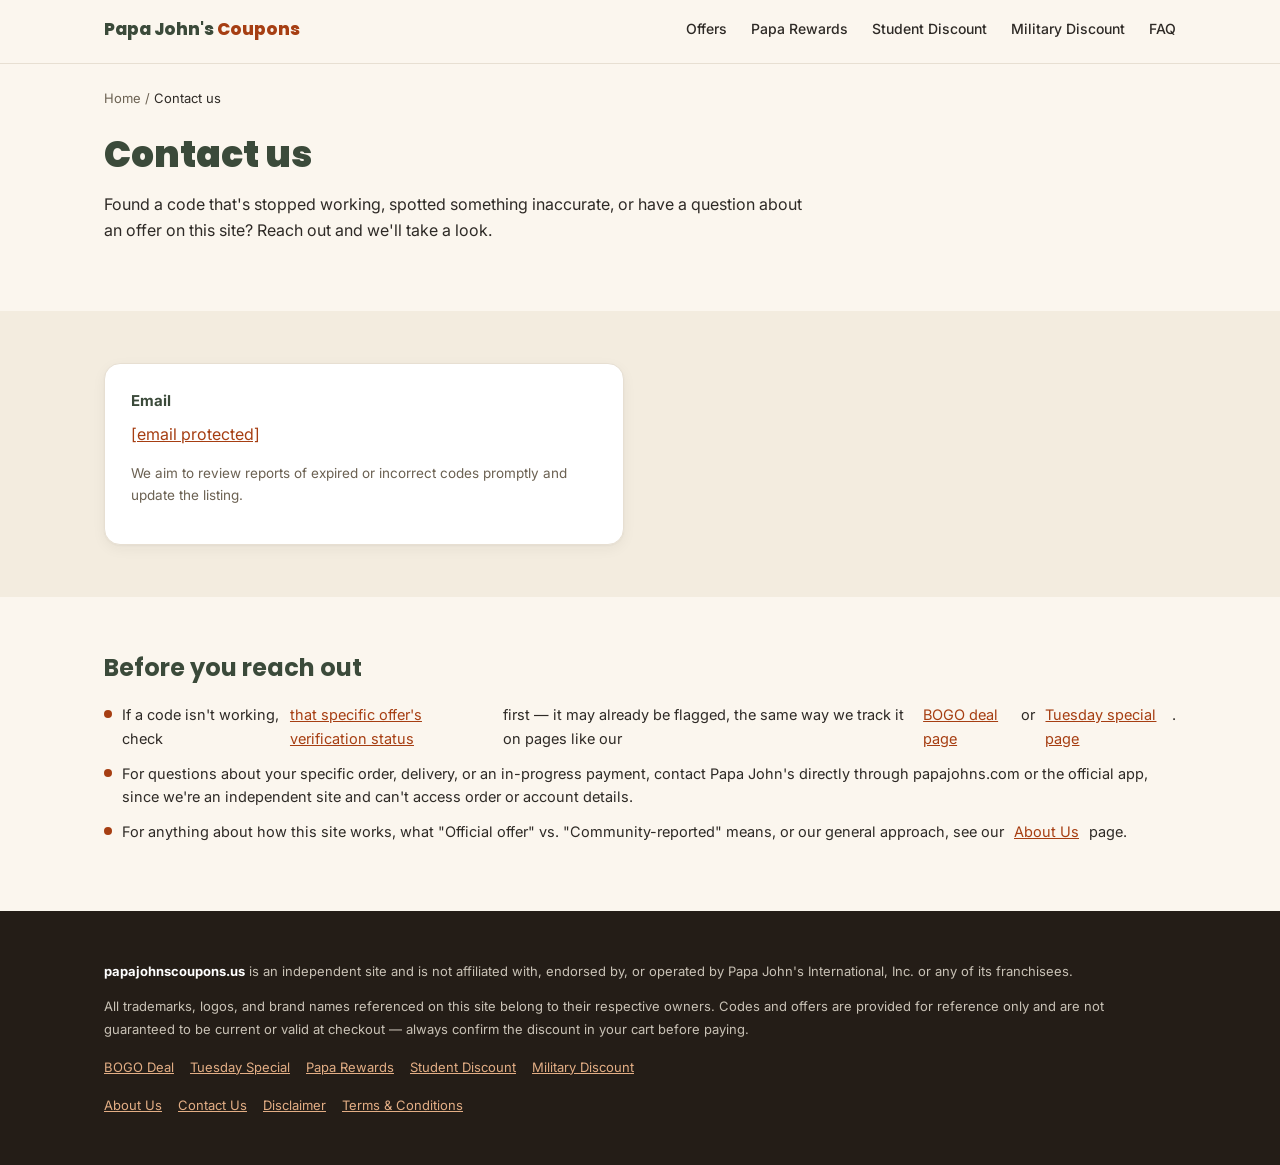
<file: contact-us/index.html>
<!DOCTYPE html>
<html lang="en">
<head>
<meta charset="UTF-8">
<meta name="viewport" content="width=device-width, initial-scale=1.0">
<title>Contact Us | Papa John's Coupons</title>
<meta name="description" content="Get in touch with papajohnscoupons.us to report a code, ask a question, or flag an issue.">
<link rel="canonical" href="https://papajohnscoupons.us/contact-us/">
<meta property="og:type" content="website">
<meta property="og:site_name" content="Papa John's Coupons">
<meta property="og:title" content="Contact Us | Papa John's Coupons">
<meta property="og:description" content="Get in touch with papajohnscoupons.us to report a code, ask a question, or flag an issue.">
<meta property="og:url" content="https://papajohnscoupons.us/contact-us/">
<meta property="og:image" content="https://papajohnscoupons.us/images/hero.jpg">
<meta property="og:image:width" content="512">
<meta property="og:image:height" content="512">
<meta name="twitter:card" content="summary_large_image">
<meta name="twitter:title" content="Contact Us | Papa John's Coupons">
<meta name="twitter:description" content="Get in touch with papajohnscoupons.us to report a code, ask a question, or flag an issue.">
<meta name="twitter:image" content="https://papajohnscoupons.us/images/hero.jpg">
<link rel="icon" type="image/svg+xml" href="/favicon/favicon.svg">
<link rel="stylesheet" href="/css/style.css?v=1">

<script type="application/ld+json">
{"@context":"https://schema.org","@type":"WebPage","name":"Contact Us","url":"https://papajohnscoupons.us/contact-us/","description":"Get in touch with papajohnscoupons.us to report a code, ask a question, or flag an issue."}
</script>
<script type="application/ld+json">
{
  "@context":"https://schema.org",
  "@type":"BreadcrumbList",
  "itemListElement":[
    {"@type":"ListItem","position":1,"name":"Home","item":"https://papajohnscoupons.us/"},
    {"@type":"ListItem","position":2,"name":"Contact Us","item":"https://papajohnscoupons.us/contact-us/"}
  ]
}
</script>
</head>
<body>

<header id="site-header-inject">
<nav class="topnav">
  <div class="wrap">
    <a href="/" class="logo">Papa John's <span>Coupons</span></a>
    <button class="nav-toggle" id="nav-toggle" aria-expanded="false" aria-controls="nav-links" aria-label="Open menu">
      <span></span><span></span><span></span>
    </button>
    <div class="nav-links" id="nav-links">
      <a href="/#quick-answer">Offers</a>
      <a href="/papa-rewards/">Papa Rewards</a>
      <a href="/student-discount/">Student Discount</a>
      <a href="/military-discount/">Military Discount</a>
      <a href="/#faq">FAQ</a>
    </div>
  </div>
</nav>
</header>

<main>
  <section style="padding:24px 0 0;">
    <div class="wrap" style="font-size:13px; color:var(--pj-muted);">
      <a href="/" style="color:var(--pj-muted); text-decoration:none;">Home</a> / <span style="color:var(--pj-char);">Contact us</span>
    </div>
  </section>

  <section style="padding-top:24px;">
    <div class="wrap">
      <h1 style="font-size:clamp(26px,3.6vw,36px); font-weight:900; line-height:1.2; max-width:700px;">Contact us</h1>
      <p class="lede" style="max-width:700px; margin-top:16px;">Found a code that's stopped working, spotted something inaccurate, or have a question about an offer on this site? Reach out and we'll take a look.</p>
    </div>
  </section>

  <section class="band">
    <div class="wrap">
      <div class="info-card" style="max-width:520px;">
        <strong style="color:var(--pj-accent); font-size:15px;">Email</strong>
        <p style="margin-top:8px; font-size:16px;"><a href="mailto:[email protected]">[email protected]</a></p>
        <p style="margin-top:14px; font-size:13.5px; color:var(--pj-muted);">We aim to review reports of expired or incorrect codes promptly and update the listing.</p>
      </div>
    </div>
  </section>

  <section>
    <div class="wrap">
      <div class="section-head"><h2>Before you reach out</h2></div>
      <ul class="checklist">
        <li>If a code isn't working, check <a href="/">that specific offer's verification status</a> first &mdash; it may already be flagged, the same way we track it on pages like our <a href="/bogo-deal/">BOGO deal page</a> or <a href="/tuesday-special/">Tuesday special page</a>.</li>
        <li>For questions about your specific order, delivery, or an in-progress payment, contact Papa John's directly through papajohns.com or the official app, since we're an independent site and can't access order or account details.</li>
        <li>For anything about how this site works, what "Official offer" vs. "Community-reported" means, or our general approach, see our <a href="/about-us/">About Us</a> page.</li>
      </ul>
    </div>
  </section>

</main>

<footer id="site-footer" class="site-footer">
  <div class="wrap">
    <p><strong>papajohnscoupons.us</strong> is an independent site and is not affiliated with, endorsed by, or operated by Papa John's International, Inc. or any of its franchisees.</p>
    <p style="margin-top:8px;">All trademarks, logos, and brand names referenced on this site belong to their respective owners. Codes and offers are provided for reference only and are not guaranteed to be current or valid at checkout &mdash; always confirm the discount in your cart before paying.</p>
    <p style="margin-top:16px; display:flex; gap:16px; flex-wrap:wrap;">
      <a href="/bogo-deal/">BOGO Deal</a>
      <a href="/tuesday-special/">Tuesday Special</a>
      <a href="/papa-rewards/">Papa Rewards</a>
      <a href="/student-discount/">Student Discount</a>
      <a href="/military-discount/">Military Discount</a>
    </p>
    <p style="margin-top:16px; display:flex; gap:16px; flex-wrap:wrap;">
      <a href="/about-us/">About Us</a>
      <a href="/contact-us/">Contact Us</a>
      <a href="/disclaimer/">Disclaimer</a>
      <a href="/terms-conditions/">Terms &amp; Conditions</a>
    </p>
  </div>
</footer>

<script src="/js/script.js?v=1"></script>
</body>
</html>
</file>
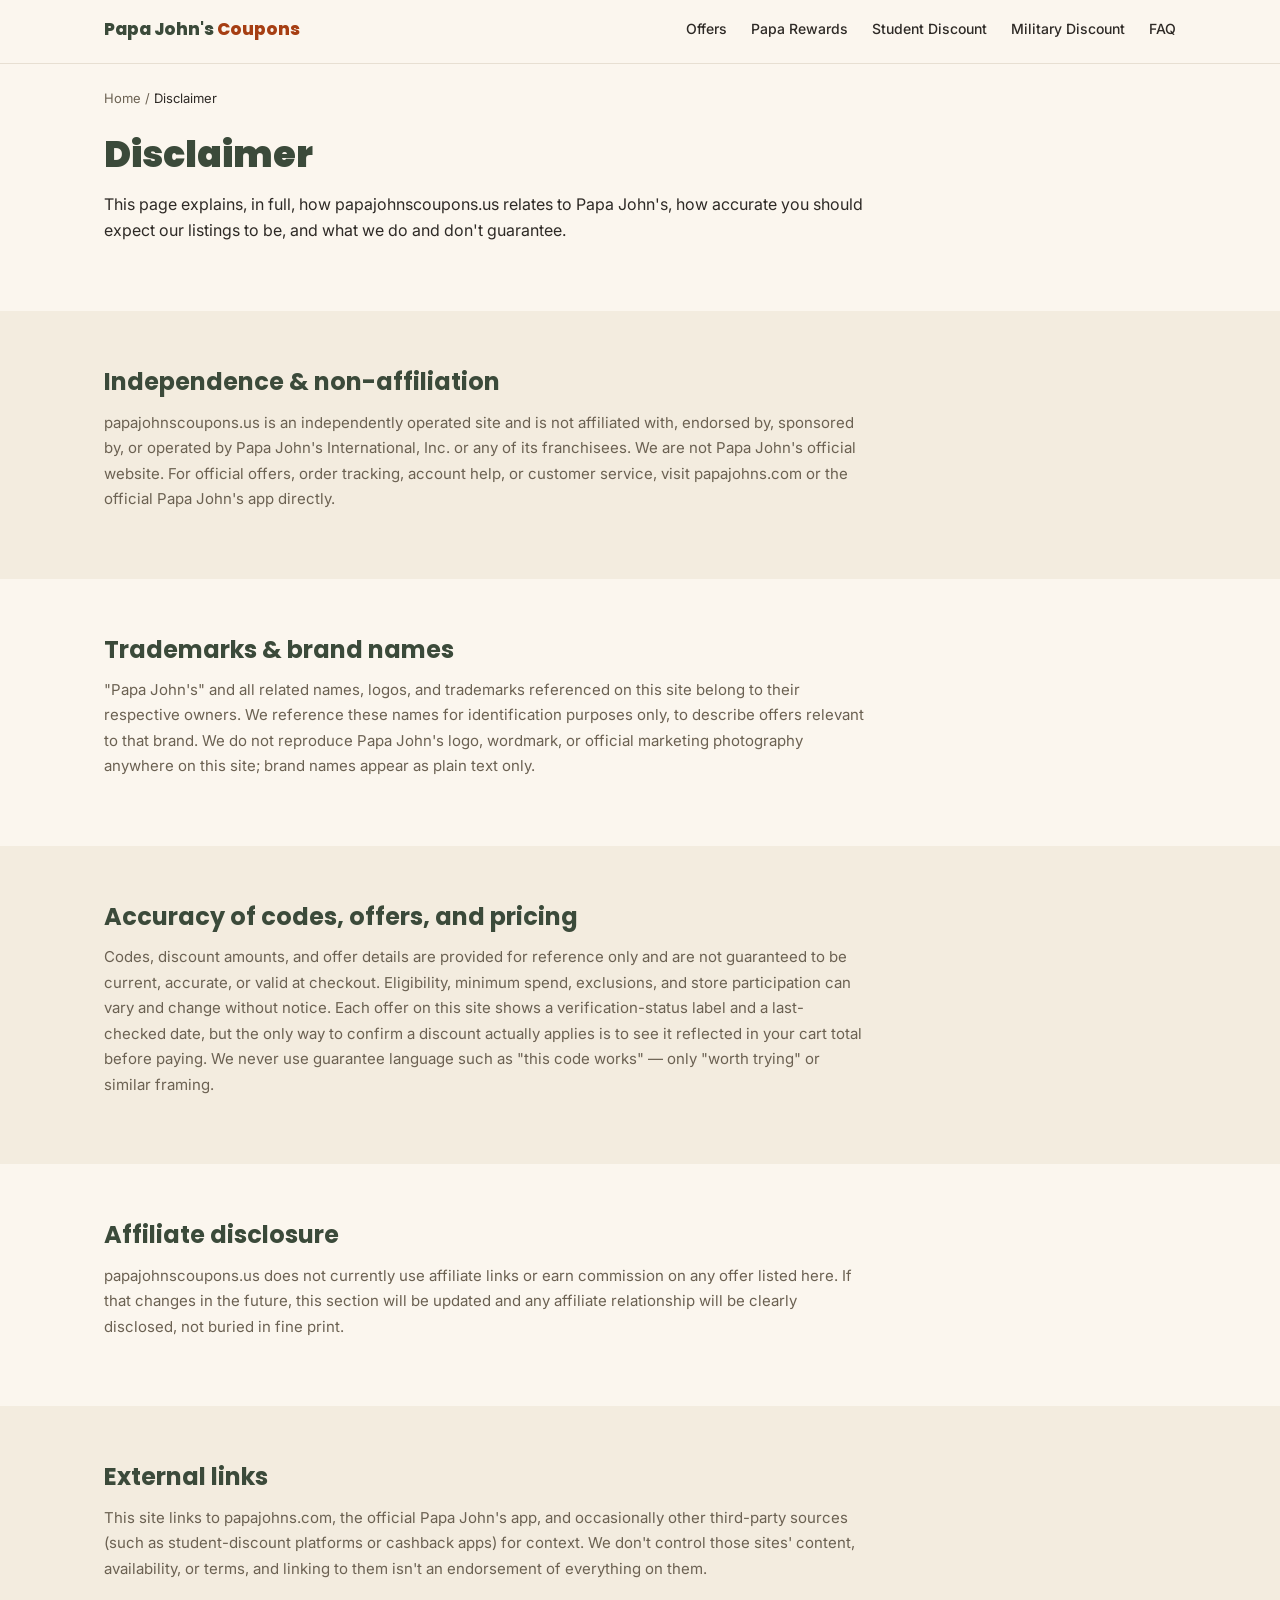
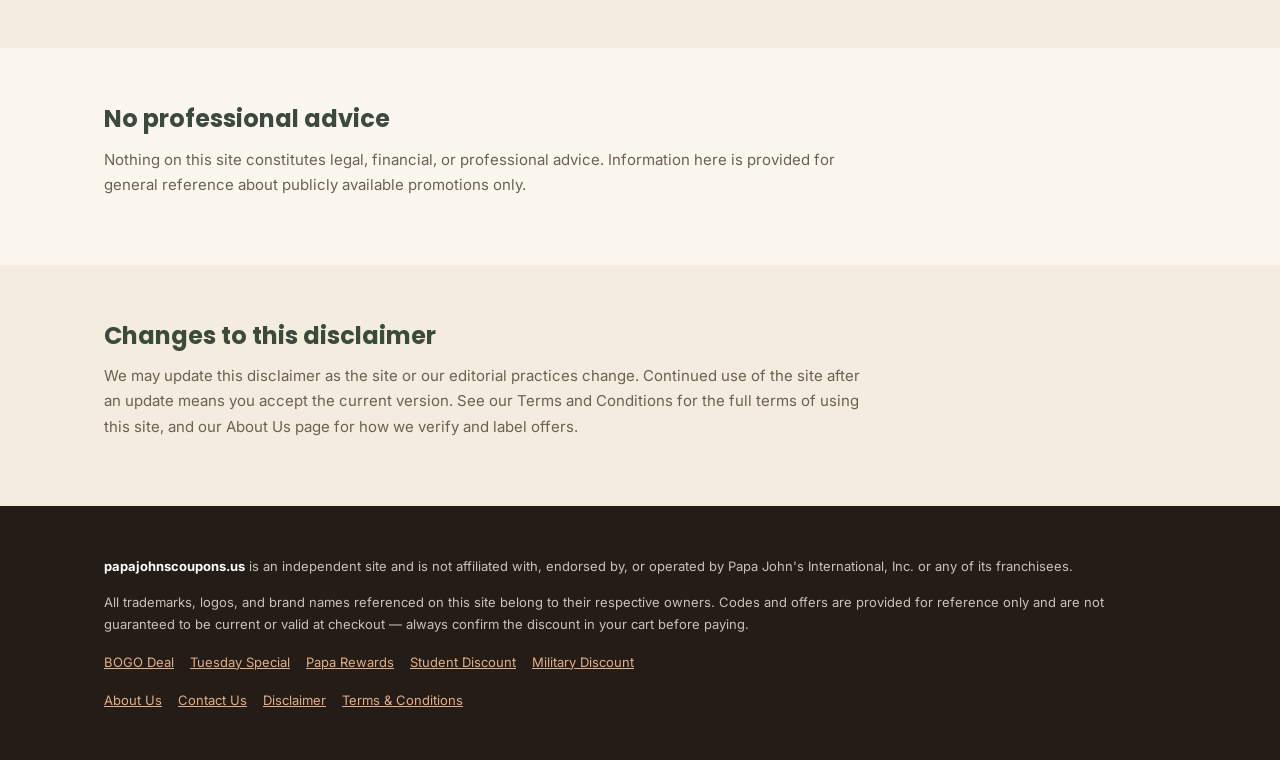
<file: disclaimer/index.html>
<!DOCTYPE html>
<html lang="en">
<head>
<meta charset="UTF-8">
<meta name="viewport" content="width=device-width, initial-scale=1.0">
<title>Disclaimer | Papa John's Coupons</title>
<meta name="description" content="Independence, accuracy, and trademark disclaimer for papajohnscoupons.us, an unofficial coupon site.">
<link rel="canonical" href="https://papajohnscoupons.us/disclaimer/">
<meta property="og:type" content="website">
<meta property="og:site_name" content="Papa John's Coupons">
<meta property="og:title" content="Disclaimer | Papa John's Coupons">
<meta property="og:description" content="Independence, accuracy, and trademark disclaimer for papajohnscoupons.us, an unofficial coupon site.">
<meta property="og:url" content="https://papajohnscoupons.us/disclaimer/">
<meta property="og:image" content="https://papajohnscoupons.us/images/hero.jpg">
<meta property="og:image:width" content="512">
<meta property="og:image:height" content="512">
<meta name="twitter:card" content="summary_large_image">
<meta name="twitter:title" content="Disclaimer | Papa John's Coupons">
<meta name="twitter:description" content="Independence, accuracy, and trademark disclaimer for papajohnscoupons.us, an unofficial coupon site.">
<meta name="twitter:image" content="https://papajohnscoupons.us/images/hero.jpg">
<link rel="icon" type="image/svg+xml" href="/favicon/favicon.svg">
<link rel="stylesheet" href="/css/style.css?v=1">

<script type="application/ld+json">
{"@context":"https://schema.org","@type":"WebPage","name":"Disclaimer","url":"https://papajohnscoupons.us/disclaimer/","description":"Independence, accuracy, and trademark disclaimer for papajohnscoupons.us, an unofficial coupon site."}
</script>
<script type="application/ld+json">
{
  "@context":"https://schema.org",
  "@type":"BreadcrumbList",
  "itemListElement":[
    {"@type":"ListItem","position":1,"name":"Home","item":"https://papajohnscoupons.us/"},
    {"@type":"ListItem","position":2,"name":"Disclaimer","item":"https://papajohnscoupons.us/disclaimer/"}
  ]
}
</script>
</head>
<body>

<header id="site-header-inject">
<nav class="topnav">
  <div class="wrap">
    <a href="/" class="logo">Papa John's <span>Coupons</span></a>
    <button class="nav-toggle" id="nav-toggle" aria-expanded="false" aria-controls="nav-links" aria-label="Open menu">
      <span></span><span></span><span></span>
    </button>
    <div class="nav-links" id="nav-links">
      <a href="/#deals">Offers</a>
      <a href="/papa-rewards/">Papa Rewards</a>
      <a href="/student-discount/">Student Discount</a>
      <a href="/military-discount/">Military Discount</a>
      <a href="/#faq">FAQ</a>
    </div>
  </div>
</nav>
</header>

<main>
  <section style="padding:24px 0 0;">
    <div class="wrap" style="font-size:13px; color:var(--pj-muted);">
      <a href="/" style="color:var(--pj-muted); text-decoration:none;">Home</a> / <span style="color:var(--pj-char);">Disclaimer</span>
    </div>
  </section>

  <section style="padding-top:24px;">
    <div class="wrap">
      <h1 style="font-size:clamp(26px,3.6vw,36px); font-weight:900; line-height:1.2; max-width:700px;">Disclaimer</h1>
      <p class="lede" style="max-width:760px; margin-top:16px;">This page explains, in full, how papajohnscoupons.us relates to Papa John's, how accurate you should expect our listings to be, and what we do and don't guarantee.</p>
    </div>
  </section>

  <section class="band">
    <div class="wrap">
      <div class="section-head"><h2>Independence &amp; non-affiliation</h2></div>
      <p style="max-width:760px; color:var(--pj-muted); margin-top:8px; font-size:15px; line-height:1.7;">papajohnscoupons.us is an independently operated site and is not affiliated with, endorsed by, sponsored by, or operated by Papa John's International, Inc. or any of its franchisees. We are not Papa John's official website. For official offers, order tracking, account help, or customer service, visit papajohns.com or the official Papa John's app directly.</p>
    </div>
  </section>

  <section>
    <div class="wrap">
      <div class="section-head"><h2>Trademarks &amp; brand names</h2></div>
      <p style="max-width:760px; color:var(--pj-muted); margin-top:8px; font-size:15px; line-height:1.7;">"Papa John's" and all related names, logos, and trademarks referenced on this site belong to their respective owners. We reference these names for identification purposes only, to describe offers relevant to that brand. We do not reproduce Papa John's logo, wordmark, or official marketing photography anywhere on this site; brand names appear as plain text only.</p>
    </div>
  </section>

  <section class="band">
    <div class="wrap">
      <div class="section-head"><h2>Accuracy of codes, offers, and pricing</h2></div>
      <p style="max-width:760px; color:var(--pj-muted); margin-top:8px; font-size:15px; line-height:1.7;">Codes, discount amounts, and offer details are provided for reference only and are not guaranteed to be current, accurate, or valid at checkout. Eligibility, minimum spend, exclusions, and store participation can vary and change without notice. Each offer on this site shows a verification-status label and a last-checked date, but the only way to confirm a discount actually applies is to see it reflected in your cart total before paying. We never use guarantee language such as "this code works" &mdash; only "worth trying" or similar framing.</p>
    </div>
  </section>

  <section>
    <div class="wrap">
      <div class="section-head"><h2>Affiliate disclosure</h2></div>
      <p style="max-width:760px; color:var(--pj-muted); margin-top:8px; font-size:15px; line-height:1.7;">papajohnscoupons.us does not currently use affiliate links or earn commission on any offer listed here. If that changes in the future, this section will be updated and any affiliate relationship will be clearly disclosed, not buried in fine print.</p>
    </div>
  </section>

  <section class="band">
    <div class="wrap">
      <div class="section-head"><h2>External links</h2></div>
      <p style="max-width:760px; color:var(--pj-muted); margin-top:8px; font-size:15px; line-height:1.7;">This site links to papajohns.com, the official Papa John's app, and occasionally other third-party sources (such as student-discount platforms or cashback apps) for context. We don't control those sites' content, availability, or terms, and linking to them isn't an endorsement of everything on them.</p>
    </div>
  </section>

  <section>
    <div class="wrap">
      <div class="section-head"><h2>No professional advice</h2></div>
      <p style="max-width:760px; color:var(--pj-muted); margin-top:8px; font-size:15px; line-height:1.7;">Nothing on this site constitutes legal, financial, or professional advice. Information here is provided for general reference about publicly available promotions only.</p>
    </div>
  </section>

  <section class="band">
    <div class="wrap">
      <div class="section-head"><h2>Changes to this disclaimer</h2></div>
      <p style="max-width:760px; color:var(--pj-muted); margin-top:8px; font-size:15px; line-height:1.7;">We may update this disclaimer as the site or our editorial practices change. Continued use of the site after an update means you accept the current version. See our Terms and Conditions for the full terms of using this site, and our About Us page for how we verify and label offers.</p>
    </div>
  </section>

</main>

<footer id="site-footer" class="site-footer">
  <div class="wrap">
    <p><strong>papajohnscoupons.us</strong> is an independent site and is not affiliated with, endorsed by, or operated by Papa John's International, Inc. or any of its franchisees.</p>
    <p style="margin-top:8px;">All trademarks, logos, and brand names referenced on this site belong to their respective owners. Codes and offers are provided for reference only and are not guaranteed to be current or valid at checkout &mdash; always confirm the discount in your cart before paying.</p>
    <p style="margin-top:16px; display:flex; gap:16px; flex-wrap:wrap;">
      <a href="/bogo-deal/">BOGO Deal</a>
      <a href="/tuesday-special/">Tuesday Special</a>
      <a href="/papa-rewards/">Papa Rewards</a>
      <a href="/student-discount/">Student Discount</a>
      <a href="/military-discount/">Military Discount</a>
    </p>
    <p style="margin-top:16px; display:flex; gap:16px; flex-wrap:wrap;">
      <a href="/about-us/">About Us</a>
      <a href="/contact-us/">Contact Us</a>
      <a href="/disclaimer/">Disclaimer</a>
      <a href="/terms-conditions/">Terms &amp; Conditions</a>
    </p>
  </div>
</footer>

<script src="/js/script.js?v=1"></script>
</body>
</html>
</file>
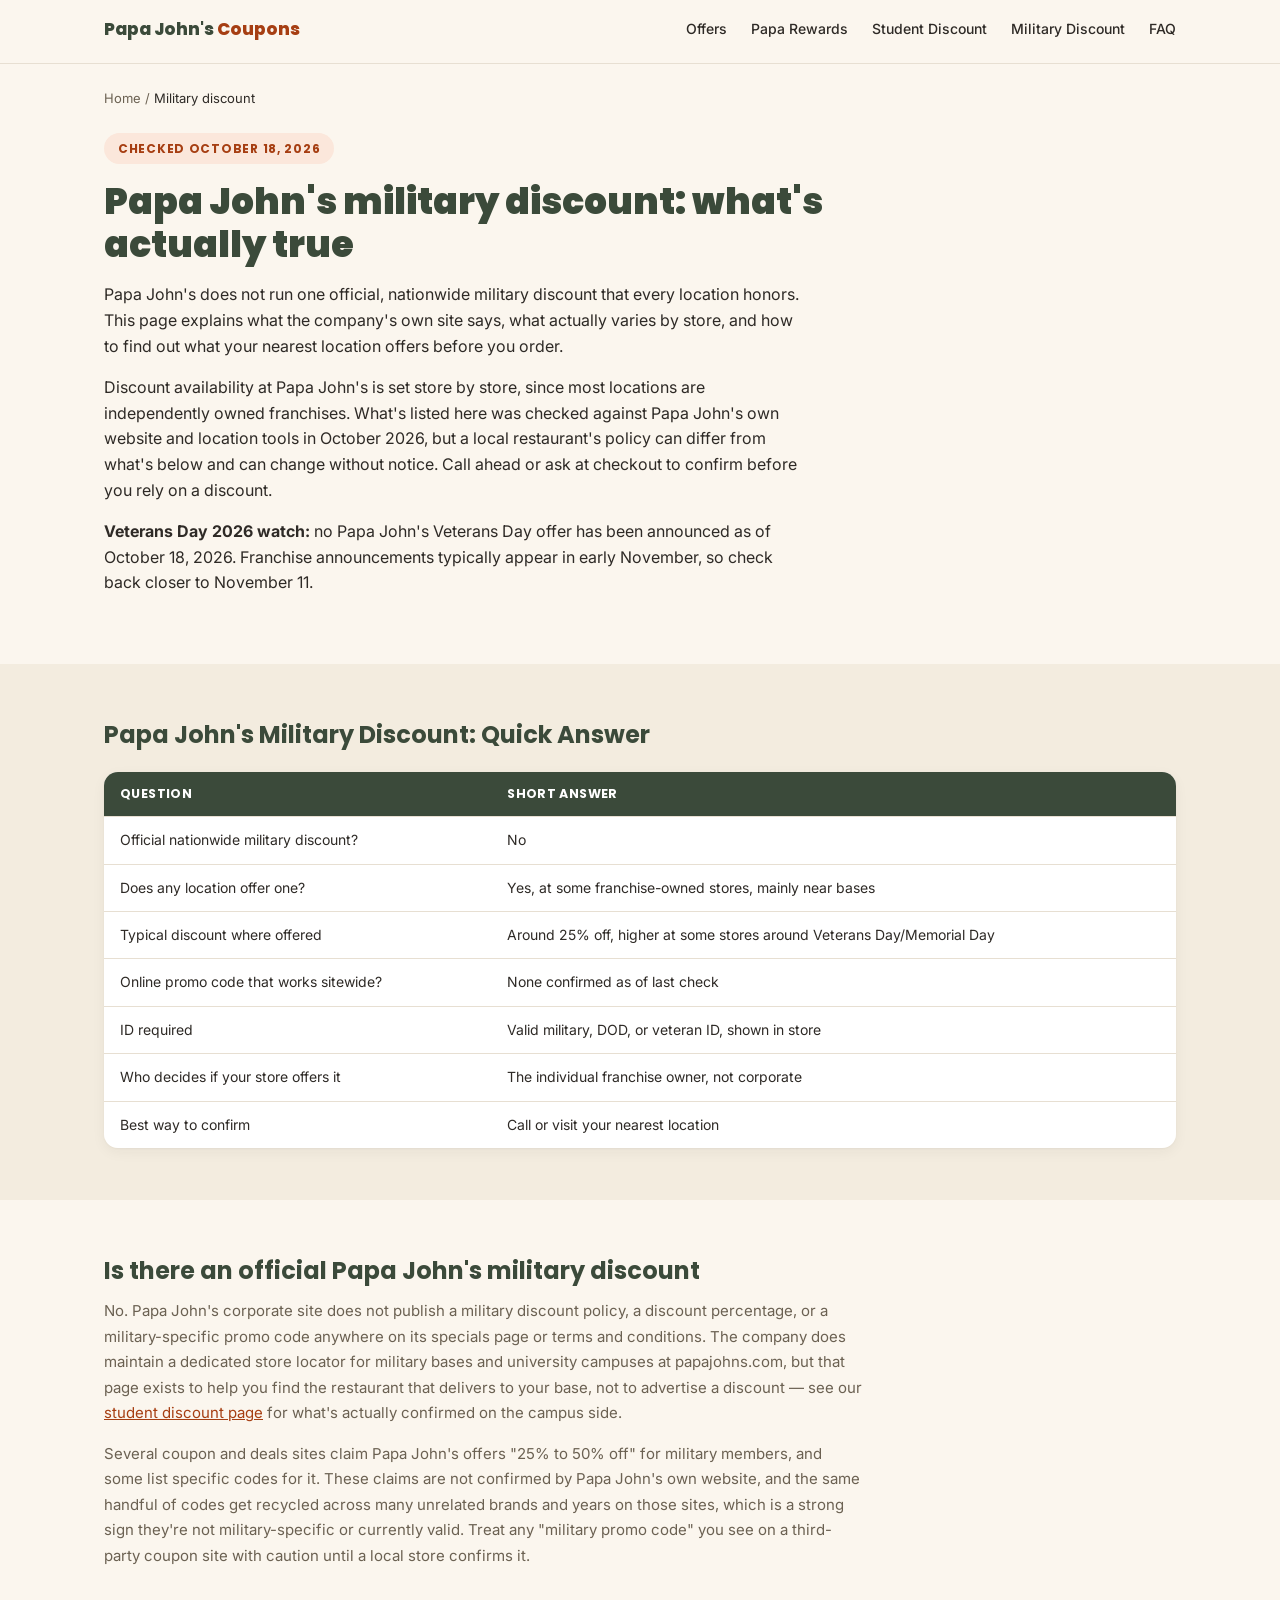
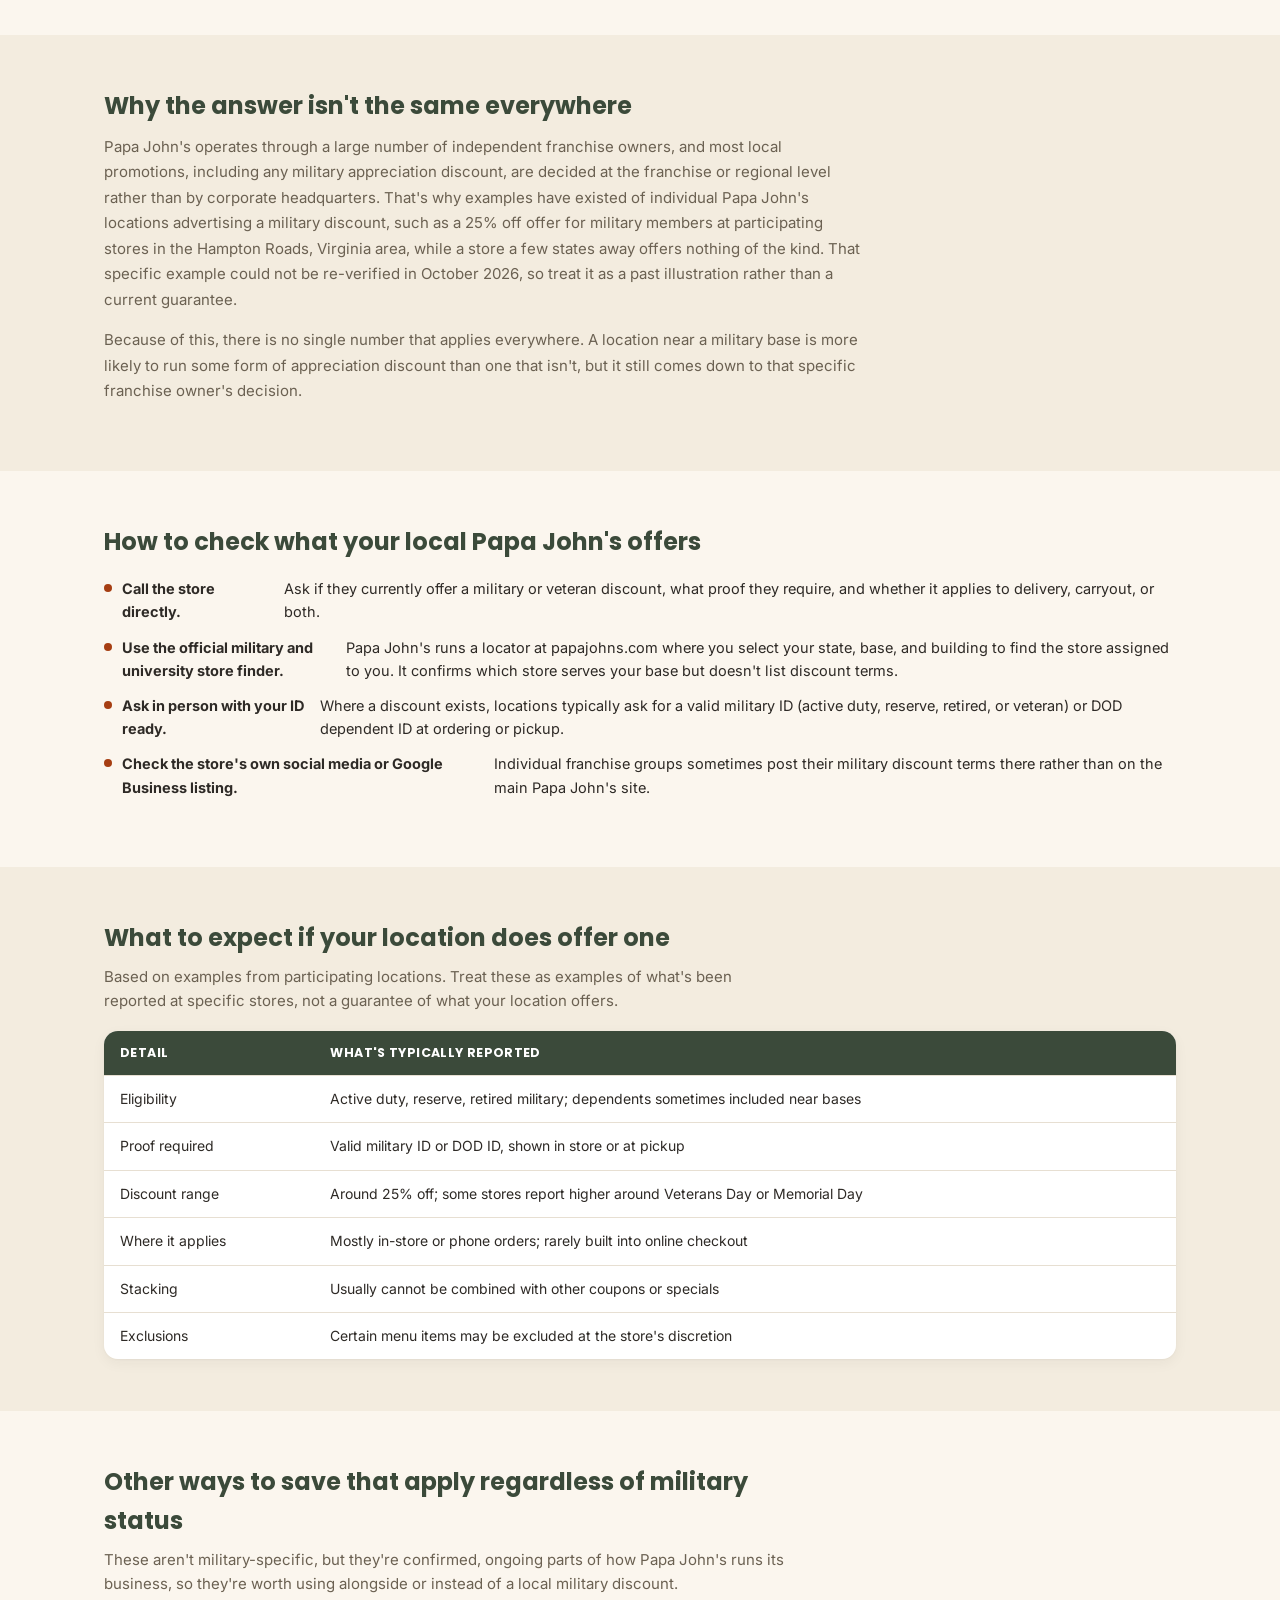
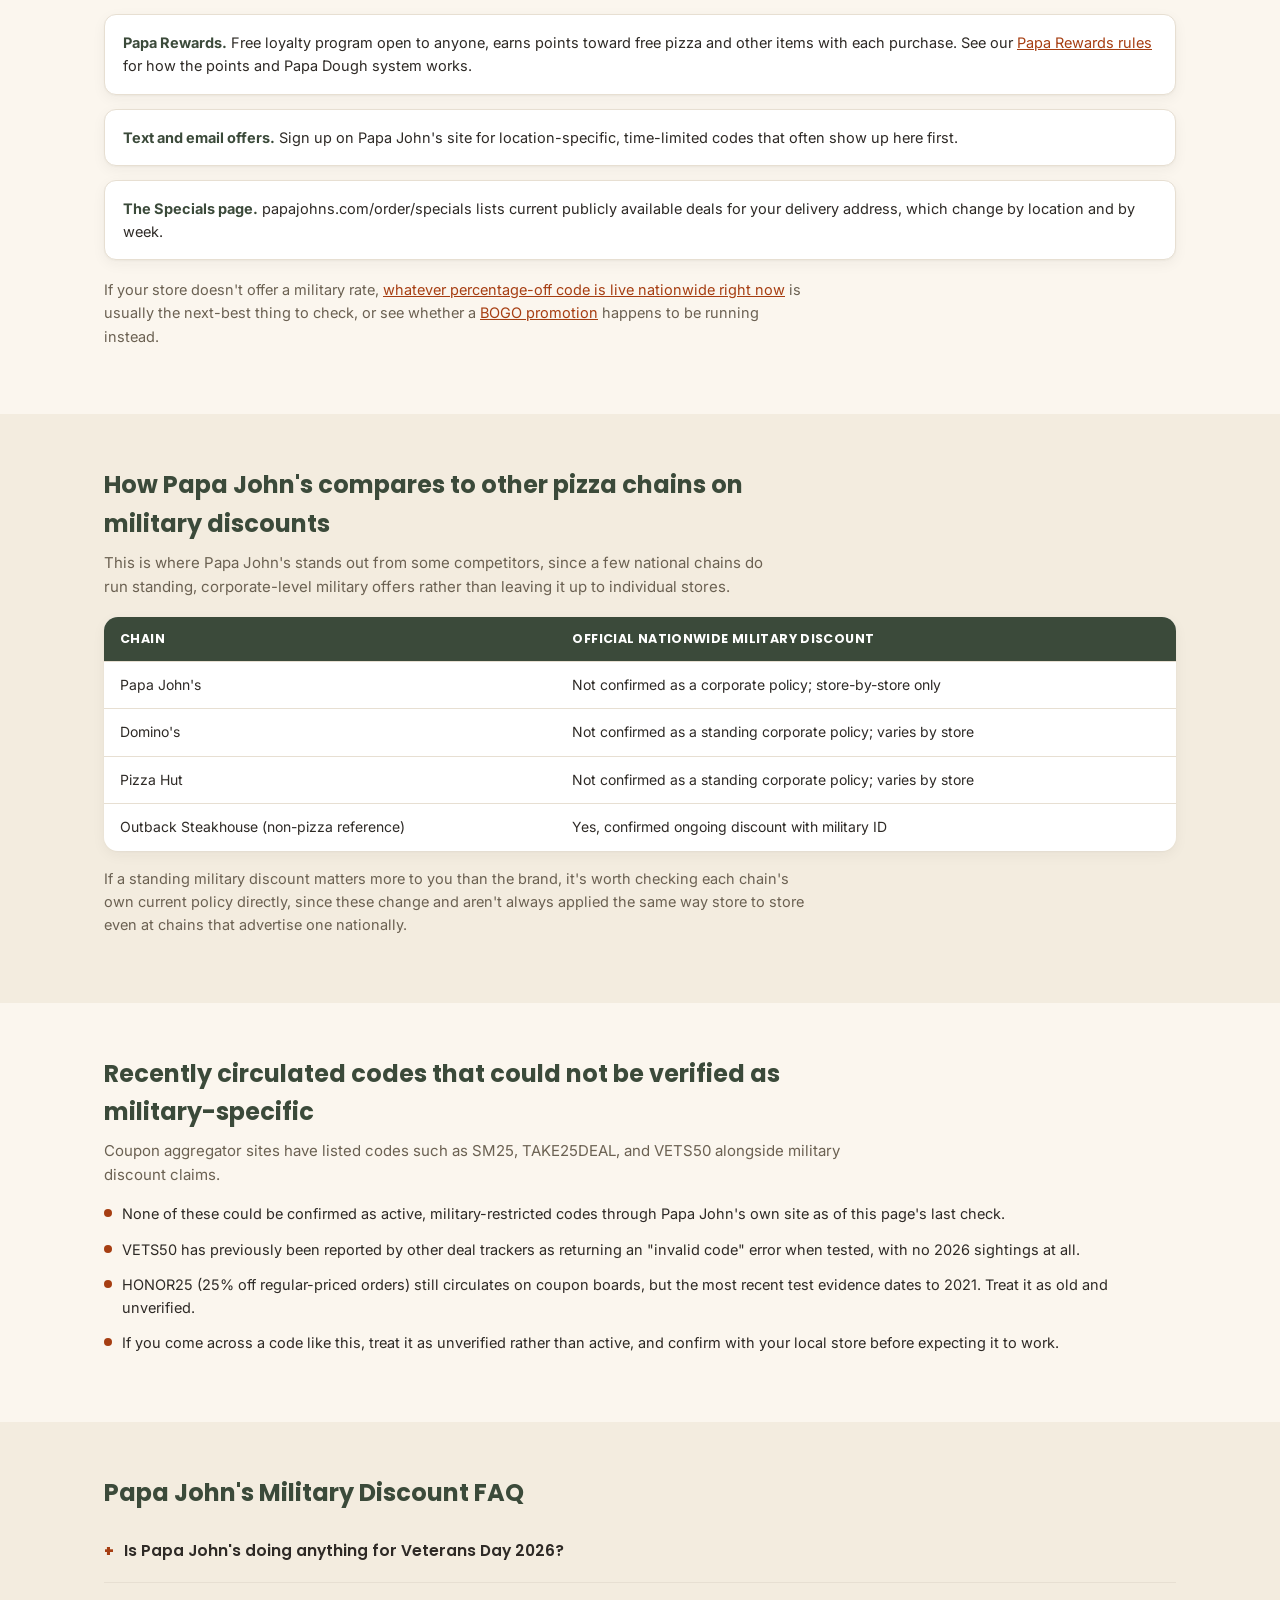
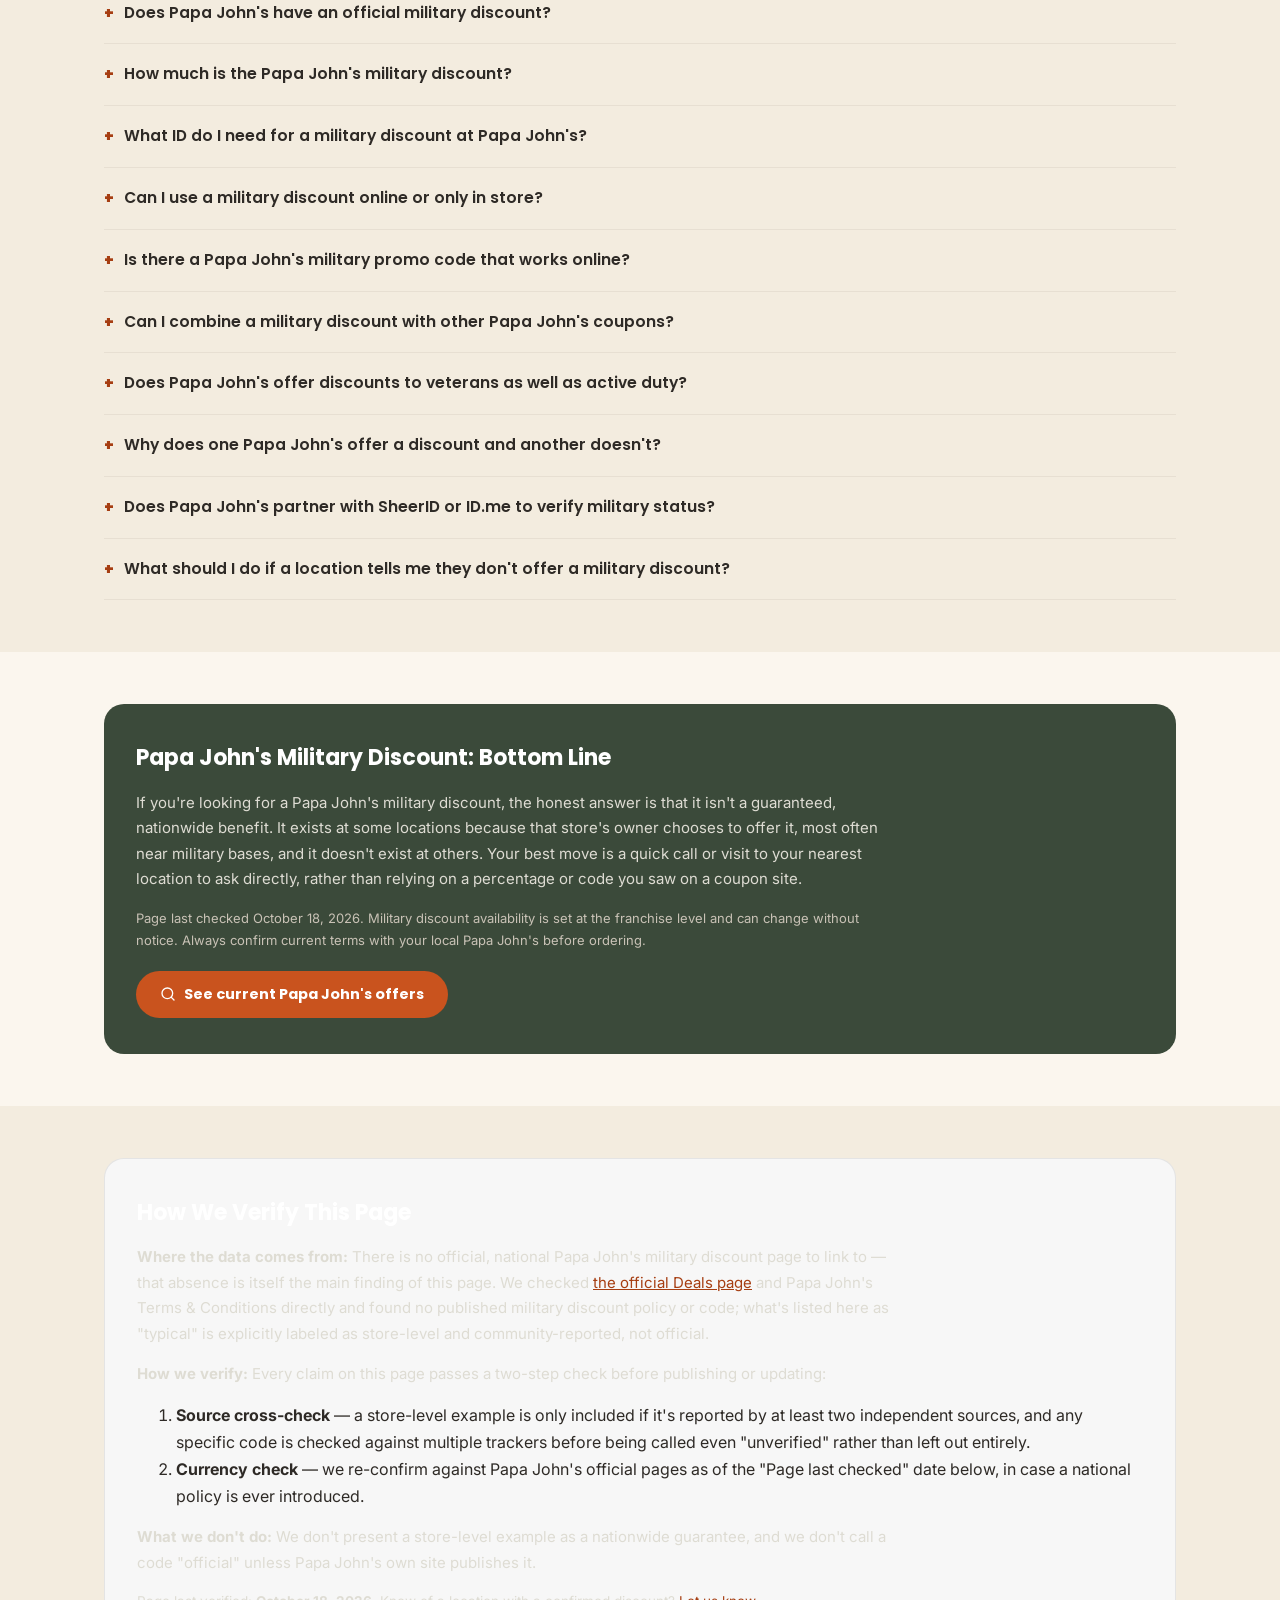
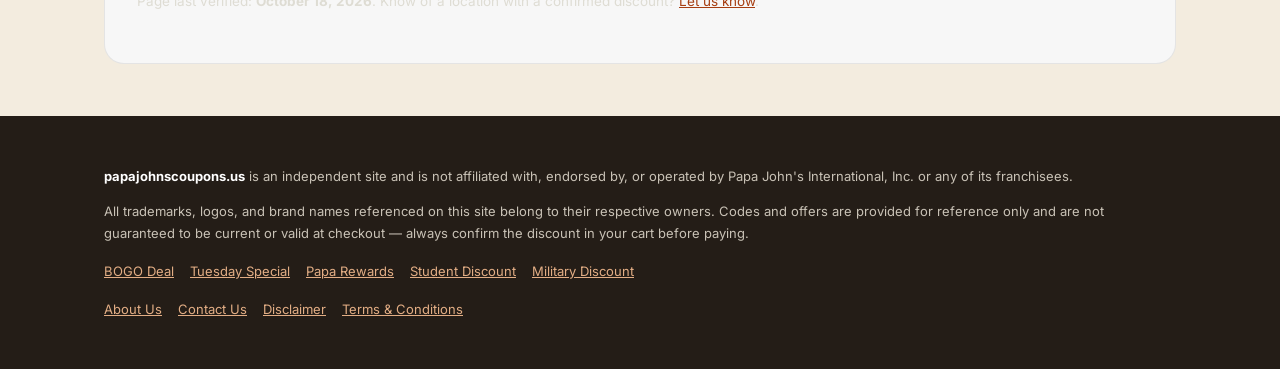
<file: military-discount/index.html>
<!DOCTYPE html>
<html lang="en">
<head>
<meta charset="UTF-8">
<meta name="viewport" content="width=device-width, initial-scale=1.0">
<title>Papa John's Military Discount (Oct 2026): What's True</title>
<meta name="description" content="Oct 2026: no nationwide Papa John's military discount exists. Some stores offer ~25% off. Veterans Day 2026 watch plus how to check your store.">
<link rel="canonical" href="https://papajohnscoupons.us/military-discount/">
<meta property="og:type" content="article">
<meta property="og:site_name" content="Papa John's Coupons">
<meta property="og:title" content="Papa John's Military Discount (Oct 2026): What's True">
<meta property="og:description" content="Oct 2026: no nationwide Papa John's military discount exists. Some stores offer ~25% off. Veterans Day 2026 watch plus how to check your store.">
<meta property="og:url" content="https://papajohnscoupons.us/military-discount/">
<meta property="og:image" content="https://papajohnscoupons.us/images/hero.jpg">
<meta property="og:image:width" content="512">
<meta property="og:image:height" content="512">
<meta name="twitter:card" content="summary_large_image">
<meta name="twitter:title" content="Papa John's Military Discount (Oct 2026): What's True">
<meta name="twitter:description" content="Oct 2026: no nationwide Papa John's military discount exists. Some stores offer ~25% off. Veterans Day 2026 watch plus how to check your store.">
<meta name="twitter:image" content="https://papajohnscoupons.us/images/hero.jpg">
<link rel="icon" type="image/svg+xml" href="/favicon/favicon.svg">
<link rel="stylesheet" href="/css/style.css?v=1">

<script type="application/ld+json">
{"@context":"https://schema.org","@type":"WebPage","name":"Papa John's Military Discount (Oct 2026): What's True","url":"https://papajohnscoupons.us/military-discount/","description":"Oct 2026: no nationwide Papa John's military discount exists. Some stores offer ~25% off. Veterans Day 2026 watch plus how to check your store."}
</script>
<script type="application/ld+json">
{
  "@context":"https://schema.org",
  "@type":"BreadcrumbList",
  "itemListElement":[
    {"@type":"ListItem","position":1,"name":"Home","item":"https://papajohnscoupons.us/"},
    {"@type":"ListItem","position":2,"name":"Military Discount","item":"https://papajohnscoupons.us/military-discount/"}
  ]
}
</script>
<script type="application/ld+json">
{
  "@context":"https://schema.org",
  "@type":"FAQPage",
  "mainEntity":[
    {"@type":"Question","name":"Is Papa John's doing anything for Veterans Day 2026?","acceptedAnswer":{"@type":"Answer","text":"Not as of October 18, 2026. No Veterans Day offer has been announced. Franchise announcements typically appear in early November, so check back closer to November 11."}},
    {"@type":"Question","name":"Does Papa John's have an official military discount?","acceptedAnswer":{"@type":"Answer","text":"No corporate-wide program is published on Papa John's official site. Some individually owned locations offer their own military discount, but it is not standardized or guaranteed nationally."}},
    {"@type":"Question","name":"How much is the Papa John's military discount?","acceptedAnswer":{"@type":"Answer","text":"It depends entirely on the location. Where discounts exist, stores have reported figures around 25% off, with some running higher percentages around Veterans Day or Memorial Day. There is no single official rate."}},
    {"@type":"Question","name":"What ID do I need for a military discount at Papa John's?","acceptedAnswer":{"@type":"Answer","text":"At locations that offer one, a valid military ID, DOD ID, or veteran ID is typically required, usually shown in person rather than entered online."}},
    {"@type":"Question","name":"Can I use a military discount online or only in store?","acceptedAnswer":{"@type":"Answer","text":"This varies by location. Some franchise-level discounts are in-store or phone-order only, since they aren't built into the national online ordering system the way sitewide promo codes are."}},
    {"@type":"Question","name":"Is there a Papa John's military promo code that works online?","acceptedAnswer":{"@type":"Answer","text":"No officially confirmed one exists as of this page's last check. Codes claiming to offer a military discount online have circulated on coupon sites but could not be verified as currently active or military-specific."}},
    {"@type":"Question","name":"Can I combine a military discount with other Papa John's coupons?","acceptedAnswer":{"@type":"Answer","text":"At locations that offer a military discount, it's typically treated like other promotions and cannot be stacked with additional codes or specials. Confirm with the specific store."}},
    {"@type":"Question","name":"Does Papa John's offer discounts to veterans as well as active duty?","acceptedAnswer":{"@type":"Answer","text":"Where a local discount exists, it commonly covers active duty, reserve, and retired or veteran status, though eligibility is set by that individual franchise, not a company-wide policy."}},
    {"@type":"Question","name":"Why does one Papa John's offer a discount and another doesn't?","acceptedAnswer":{"@type":"Answer","text":"Most Papa John's locations are independently owned franchises. Discounts like a military appreciation offer are typically a decision made by that specific owner or region, not something corporate headquarters mandates everywhere."}},
    {"@type":"Question","name":"Does Papa John's partner with SheerID or ID.me to verify military status?","acceptedAnswer":{"@type":"Answer","text":"This is not confirmed on Papa John's official site. A small number of third-party sites mention it, but there's no verification of an active SheerID or ID.me military discount program from Papa John's itself."}},
    {"@type":"Question","name":"What should I do if a location tells me they don't offer a military discount?","acceptedAnswer":{"@type":"Answer","text":"Ask about Papa Rewards instead, since it's available everywhere and isn't tied to military status, and check the store's current Specials page for whatever general promotions apply to your delivery address that day."}}
  ]
}
</script>
</head>
<body>

<header id="site-header-inject">
<nav class="topnav">
  <div class="wrap">
    <a href="/" class="logo">Papa John's <span>Coupons</span></a>
    <button class="nav-toggle" id="nav-toggle" aria-expanded="false" aria-controls="nav-links" aria-label="Open menu">
      <span></span><span></span><span></span>
    </button>
    <div class="nav-links" id="nav-links">
      <a href="/#quick-answer">Offers</a>
      <a href="/papa-rewards/">Papa Rewards</a>
      <a href="/student-discount/">Student Discount</a>
      <a href="/military-discount/">Military Discount</a>
      <a href="/#faq">FAQ</a>
    </div>
  </div>
</nav>
</header>

<main>

  <section style="padding:24px 0 0;">
    <div class="wrap" style="font-size:13px; color:var(--pj-muted);">
      <a href="/" style="color:var(--pj-muted); text-decoration:none;">Home</a> / <span style="color:var(--pj-char);">Military discount</span>
    </div>
  </section>

  <section style="padding-top:24px;">
    <div class="wrap">
      <span class="eyebrow">Checked October 18, 2026</span>
      <h1 style="font-size:clamp(26px,3.6vw,36px); font-weight:900; line-height:1.2; max-width:760px;">Papa John's military discount: what's actually true</h1>
      <p class="lede" style="max-width:700px; margin-top:16px;">Papa John's does not run one official, nationwide military discount that every location honors. This page explains what the company's own site says, what actually varies by store, and how to find out what your nearest location offers before you order.</p>
      <p class="lede" style="max-width:700px; margin-top:12px;">Discount availability at Papa John's is set store by store, since most locations are independently owned franchises. What's listed here was checked against Papa John's own website and location tools in October 2026, but a local restaurant's policy can differ from what's below and can change without notice. Call ahead or ask at checkout to confirm before you rely on a discount.</p>
      <p class="lede" style="max-width:700px; margin-top:12px;"><strong>Veterans Day 2026 watch:</strong> no Papa John's Veterans Day offer has been announced as of October 18, 2026. Franchise announcements typically appear in early November, so check back closer to November 11.</p>
    </div>
  </section>

  <section class="band">
    <div class="wrap">
      <div class="section-head"><h2>Papa John's Military Discount: Quick Answer</h2></div>
      <div class="table-scroll">
      <table class="data">
        <tr><th>Question</th><th>Short answer</th></tr>
        <tr><td>Official nationwide military discount?</td><td>No</td></tr>
        <tr><td>Does any location offer one?</td><td>Yes, at some franchise-owned stores, mainly near bases</td></tr>
        <tr><td>Typical discount where offered</td><td>Around 25% off, higher at some stores around Veterans Day/Memorial Day</td></tr>
        <tr><td>Online promo code that works sitewide?</td><td>None confirmed as of last check</td></tr>
        <tr><td>ID required</td><td>Valid military, DOD, or veteran ID, shown in store</td></tr>
        <tr><td>Who decides if your store offers it</td><td>The individual franchise owner, not corporate</td></tr>
        <tr><td>Best way to confirm</td><td>Call or visit your nearest location</td></tr>
      </table>
      </div>
    </div>
  </section>

  <section id="is-it-official">
    <div class="wrap">
      <div class="section-head"><h2>Is there an official Papa John's military discount</h2></div>
      <p style="max-width:760px; color:var(--pj-muted); margin-top:8px; font-size:15px; line-height:1.7;">No. Papa John's corporate site does not publish a military discount policy, a discount percentage, or a military-specific promo code anywhere on its specials page or terms and conditions. The company does maintain a dedicated store locator for military bases and university campuses at papajohns.com, but that page exists to help you find the restaurant that delivers to your base, not to advertise a discount &mdash; see our <a href="/student-discount/">student discount page</a> for what's actually confirmed on the campus side.</p>
      <p style="max-width:760px; color:var(--pj-muted); margin-top:14px; font-size:15px; line-height:1.7;">Several coupon and deals sites claim Papa John's offers "25% to 50% off" for military members, and some list specific codes for it. These claims are not confirmed by Papa John's own website, and the same handful of codes get recycled across many unrelated brands and years on those sites, which is a strong sign they're not military-specific or currently valid. Treat any "military promo code" you see on a third-party coupon site with caution until a local store confirms it.</p>
    </div>
  </section>

  <section id="why-it-varies" class="band">
    <div class="wrap">
      <div class="section-head"><h2>Why the answer isn't the same everywhere</h2></div>
      <p style="max-width:760px; color:var(--pj-muted); margin-top:8px; font-size:15px; line-height:1.7;">Papa John's operates through a large number of independent franchise owners, and most local promotions, including any military appreciation discount, are decided at the franchise or regional level rather than by corporate headquarters. That's why examples have existed of individual Papa John's locations advertising a military discount, such as a 25% off offer for military members at participating stores in the Hampton Roads, Virginia area, while a store a few states away offers nothing of the kind. That specific example could not be re-verified in October 2026, so treat it as a past illustration rather than a current guarantee.</p>
      <p style="max-width:760px; color:var(--pj-muted); margin-top:14px; font-size:15px; line-height:1.7;">Because of this, there is no single number that applies everywhere. A location near a military base is more likely to run some form of appreciation discount than one that isn't, but it still comes down to that specific franchise owner's decision.</p>
    </div>
  </section>

  <section id="how-to-check">
    <div class="wrap">
      <div class="section-head"><h2>How to check what your local Papa John's offers</h2></div>
      <ul class="checklist">
        <li><strong>Call the store directly.</strong> Ask if they currently offer a military or veteran discount, what proof they require, and whether it applies to delivery, carryout, or both.</li>
        <li><strong>Use the official military and university store finder.</strong> Papa John's runs a locator at papajohns.com where you select your state, base, and building to find the store assigned to you. It confirms which store serves your base but doesn't list discount terms.</li>
        <li><strong>Ask in person with your ID ready.</strong> Where a discount exists, locations typically ask for a valid military ID (active duty, reserve, retired, or veteran) or DOD dependent ID at ordering or pickup.</li>
        <li><strong>Check the store's own social media or Google Business listing.</strong> Individual franchise groups sometimes post their military discount terms there rather than on the main Papa John's site.</li>
      </ul>
    </div>
  </section>

  <section id="what-to-expect" class="band">
    <div class="wrap">
      <div class="section-head">
        <h2>What to expect if your location does offer one</h2>
        <p class="section-sub">Based on examples from participating locations. Treat these as examples of what's been reported at specific stores, not a guarantee of what your location offers.</p>
      </div>
      <div class="table-scroll">
      <table class="data">
        <tr><th>Detail</th><th>What's typically reported</th></tr>
        <tr><td>Eligibility</td><td>Active duty, reserve, retired military; dependents sometimes included near bases</td></tr>
        <tr><td>Proof required</td><td>Valid military ID or DOD ID, shown in store or at pickup</td></tr>
        <tr><td>Discount range</td><td>Around 25% off; some stores report higher around Veterans Day or Memorial Day</td></tr>
        <tr><td>Where it applies</td><td>Mostly in-store or phone orders; rarely built into online checkout</td></tr>
        <tr><td>Stacking</td><td>Usually cannot be combined with other coupons or specials</td></tr>
        <tr><td>Exclusions</td><td>Certain menu items may be excluded at the store's discretion</td></tr>
      </table>
      </div>
    </div>
  </section>

  <section id="other-ways-to-save">
    <div class="wrap">
      <div class="section-head">
        <h2>Other ways to save that apply regardless of military status</h2>
        <p class="section-sub">These aren't military-specific, but they're confirmed, ongoing parts of how Papa John's runs its business, so they're worth using alongside or instead of a local military discount.</p>
      </div>
      <ul class="save-list">
        <li><strong>Papa Rewards.</strong> Free loyalty program open to anyone, earns points toward free pizza and other items with each purchase. See our <a href="/papa-rewards/">Papa Rewards rules</a> for how the points and Papa Dough system works.</li>
        <li><strong>Text and email offers.</strong> Sign up on Papa John's site for location-specific, time-limited codes that often show up here first.</li>
        <li><strong>The Specials page.</strong> papajohns.com/order/specials lists current publicly available deals for your delivery address, which change by location and by week.</li>
      </ul>
      <p style="margin-top:18px; font-size:14.5px; color:var(--pj-muted); max-width:700px;">If your store doesn't offer a military rate, <a href="/">whatever percentage-off code is live nationwide right now</a> is usually the next-best thing to check, or see whether a <a href="/bogo-deal/">BOGO promotion</a> happens to be running instead.</p>
    </div>
  </section>

  <section id="chain-comparison" class="band">
    <div class="wrap">
      <div class="section-head"><h2>How Papa John's compares to other pizza chains on military discounts</h2></div>
      <p class="section-sub">This is where Papa John's stands out from some competitors, since a few national chains do run standing, corporate-level military offers rather than leaving it up to individual stores.</p>
      <div class="table-scroll">
      <table class="data">
        <tr><th>Chain</th><th>Official nationwide military discount</th></tr>
        <tr><td>Papa John's</td><td>Not confirmed as a corporate policy; store-by-store only</td></tr>
        <tr><td>Domino's</td><td>Not confirmed as a standing corporate policy; varies by store</td></tr>
        <tr><td>Pizza Hut</td><td>Not confirmed as a standing corporate policy; varies by store</td></tr>
        <tr><td>Outback Steakhouse (non-pizza reference)</td><td>Yes, confirmed ongoing discount with military ID</td></tr>
      </table>
      </div>
      <p style="margin-top:16px; font-size:14.5px; color:var(--pj-muted); max-width:700px;">If a standing military discount matters more to you than the brand, it's worth checking each chain's own current policy directly, since these change and aren't always applied the same way store to store even at chains that advertise one nationally.</p>
    </div>
  </section>

  <section id="unverified-codes">
    <div class="wrap">
      <div class="section-head"><h2>Recently circulated codes that could not be verified as military-specific</h2></div>
      <p style="max-width:760px; color:var(--pj-muted); margin-top:8px; font-size:15px;">Coupon aggregator sites have listed codes such as SM25, TAKE25DEAL, and VETS50 alongside military discount claims.</p>
      <ul class="checklist" style="margin-top:14px;">
        <li>None of these could be confirmed as active, military-restricted codes through Papa John's own site as of this page's last check.</li>
        <li>VETS50 has previously been reported by other deal trackers as returning an "invalid code" error when tested, with no 2026 sightings at all.</li>
        <li>HONOR25 (25% off regular-priced orders) still circulates on coupon boards, but the most recent test evidence dates to 2021. Treat it as old and unverified.</li>
        <li>If you come across a code like this, treat it as unverified rather than active, and confirm with your local store before expecting it to work.</li>
      </ul>
    </div>
  </section>

  <section id="faq" class="band">
    <div class="wrap">
      <div class="section-head"><h2>Papa John's Military Discount FAQ</h2></div>
      <details class="faq-item">
        <summary>Is Papa John's doing anything for Veterans Day 2026?</summary>
        <p>Not as of October 18, 2026. No Veterans Day offer has been announced. Franchise announcements typically appear in early November, so check back closer to November 11.</p>
      </details>
      <details class="faq-item">
        <summary>Does Papa John's have an official military discount?</summary>
        <p>No corporate-wide program is published on Papa John's official site. Some individually owned locations offer their own military discount, but it is not standardized or guaranteed nationally.</p>
      </details>
      <details class="faq-item">
        <summary>How much is the Papa John's military discount?</summary>
        <p>It depends entirely on the location. Where discounts exist, stores have reported figures around 25% off, with some running higher percentages around Veterans Day or Memorial Day. There is no single official rate.</p>
      </details>
      <details class="faq-item">
        <summary>What ID do I need for a military discount at Papa John's?</summary>
        <p>At locations that offer one, a valid military ID, DOD ID, or veteran ID is typically required, usually shown in person rather than entered online.</p>
      </details>
      <details class="faq-item">
        <summary>Can I use a military discount online or only in store?</summary>
        <p>This varies by location. Some franchise-level discounts are in-store or phone-order only, since they aren't built into the national online ordering system the way sitewide promo codes are.</p>
      </details>
      <details class="faq-item">
        <summary>Is there a Papa John's military promo code that works online?</summary>
        <p>No officially confirmed one exists as of this page's last check. Codes claiming to offer a military discount online have circulated on coupon sites but could not be verified as currently active or military-specific.</p>
      </details>
      <details class="faq-item">
        <summary>Can I combine a military discount with other Papa John's coupons?</summary>
        <p>At locations that offer a military discount, it's typically treated like other promotions and cannot be stacked with additional codes or specials. Confirm with the specific store.</p>
      </details>
      <details class="faq-item">
        <summary>Does Papa John's offer discounts to veterans as well as active duty?</summary>
        <p>Where a local discount exists, it commonly covers active duty, reserve, and retired or veteran status, though eligibility is set by that individual franchise, not a company-wide policy.</p>
      </details>
      <details class="faq-item">
        <summary>Why does one Papa John's offer a discount and another doesn't?</summary>
        <p>Most Papa John's locations are independently owned franchises. Discounts like a military appreciation offer are typically a decision made by that specific owner or region, not something corporate headquarters mandates everywhere.</p>
      </details>
      <details class="faq-item">
        <summary>Does Papa John's partner with SheerID or ID.me to verify military status?</summary>
        <p>This is not confirmed on Papa John's official site. A small number of third-party sites mention it, but there's no verification of an active SheerID or ID.me military discount program from Papa John's itself.</p>
      </details>
      <details class="faq-item">
        <summary>What should I do if a location tells me they don't offer a military discount?</summary>
        <p>Ask about Papa Rewards instead, since it's available everywhere and isn't tied to military status, and check the store's current Specials page for whatever general promotions apply to your delivery address that day.</p>
      </details>
    </div>
  </section>

  <section id="conclusion">
    <div class="wrap">
      <div class="conclusion">
        <h2>Papa John's Military Discount: Bottom Line</h2>
        <p>If you're looking for a Papa John's military discount, the honest answer is that it isn't a guaranteed, nationwide benefit. It exists at some locations because that store's owner chooses to offer it, most often near military bases, and it doesn't exist at others. Your best move is a quick call or visit to your nearest location to ask directly, rather than relying on a percentage or code you saw on a coupon site.</p>
        <p style="margin-top:14px; font-size:13px; color:#C9C2B6;">Page last checked October 18, 2026. Military discount availability is set at the franchise level and can change without notice. Always confirm current terms with your local Papa John's before ordering.</p>
        <div class="cta-row">
          <a href="/#quick-answer">
            <svg viewBox="0 0 24 24" fill="none" stroke="currentColor" stroke-width="2" stroke-linecap="round" stroke-linejoin="round" width="16" height="16"><circle cx="11" cy="11" r="8"/><path d="m21 21-4.3-4.3"/></svg>
            See current Papa John's offers
          </a>
        </div>
      </div>
    </div>
  </section>


  <section id="methodology" class="band">
    <div class="wrap">
      <div class="conclusion" style="background:var(--pj-card, #f7f7f7); color:inherit; border:1px solid rgba(0,0,0,0.08);">
        <h2>How We Verify This Page</h2>
        <p><strong>Where the data comes from:</strong> There is no official, national Papa John's military discount page to link to &mdash; that absence is itself the main finding of this page. We checked <a href="https://www.papajohns.com/order/specials" rel="nofollow noopener" target="_blank">the official Deals page</a> and Papa John's Terms &amp; Conditions directly and found no published military discount policy or code; what's listed here as "typical" is explicitly labeled as store-level and community-reported, not official.</p>
        <p><strong>How we verify:</strong> Every claim on this page passes a two-step check before publishing or updating:</p>
        <ol style="margin:10px 0 10px 20px; line-height:1.7;">
          <li><strong>Source cross-check</strong> &mdash; a store-level example is only included if it's reported by at least two independent sources, and any specific code is checked against multiple trackers before being called even "unverified" rather than left out entirely.</li>
          <li><strong>Currency check</strong> &mdash; we re-confirm against Papa John's official pages as of the "Page last checked" date below, in case a national policy is ever introduced.</li>
        </ol>
        <p><strong>What we don't do:</strong> We don't present a store-level example as a nationwide guarantee, and we don't call a code "official" unless Papa John's own site publishes it.</p>
        <p style="margin-top:14px; font-size:13.5px;">Page last verified: <strong>October 18, 2026</strong>. Know of a location with a confirmed discount? <a href="/contact-us/">Let us know</a>.</p>
      </div>
    </div>
  </section>

</main>

<footer id="site-footer" class="site-footer">
  <div class="wrap">
    <p><strong>papajohnscoupons.us</strong> is an independent site and is not affiliated with, endorsed by, or operated by Papa John's International, Inc. or any of its franchisees.</p>
    <p style="margin-top:8px;">All trademarks, logos, and brand names referenced on this site belong to their respective owners. Codes and offers are provided for reference only and are not guaranteed to be current or valid at checkout &mdash; always confirm the discount in your cart before paying.</p>
    <p style="margin-top:16px; display:flex; gap:16px; flex-wrap:wrap;">
      <a href="/bogo-deal/">BOGO Deal</a>
      <a href="/tuesday-special/">Tuesday Special</a>
      <a href="/papa-rewards/">Papa Rewards</a>
      <a href="/student-discount/">Student Discount</a>
      <a href="/military-discount/">Military Discount</a>
    </p>
    <p style="margin-top:16px; display:flex; gap:16px; flex-wrap:wrap;">
      <a href="/about-us/">About Us</a>
      <a href="/contact-us/">Contact Us</a>
      <a href="/disclaimer/">Disclaimer</a>
      <a href="/terms-conditions/">Terms &amp; Conditions</a>
    </p>
  </div>
</footer>

<script src="/js/script.js?v=1"></script>
</body>
</html>
</file>
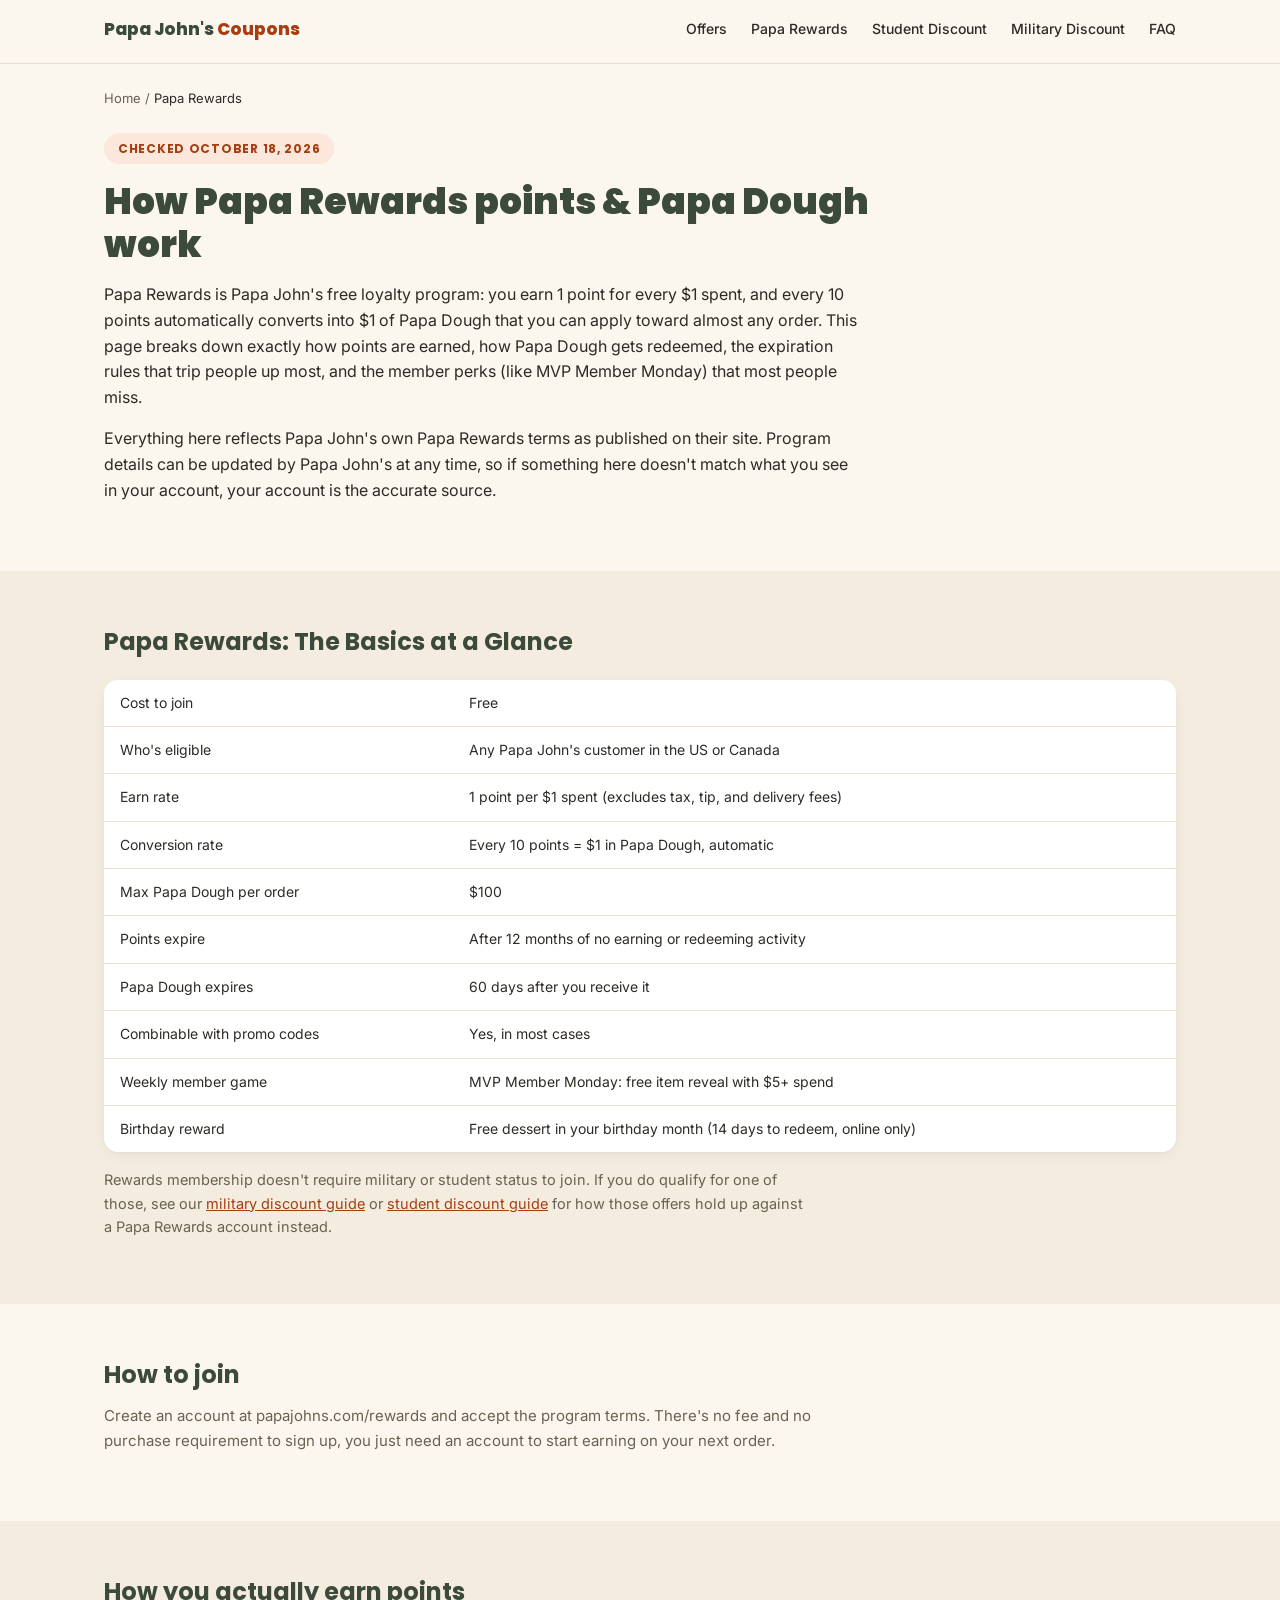
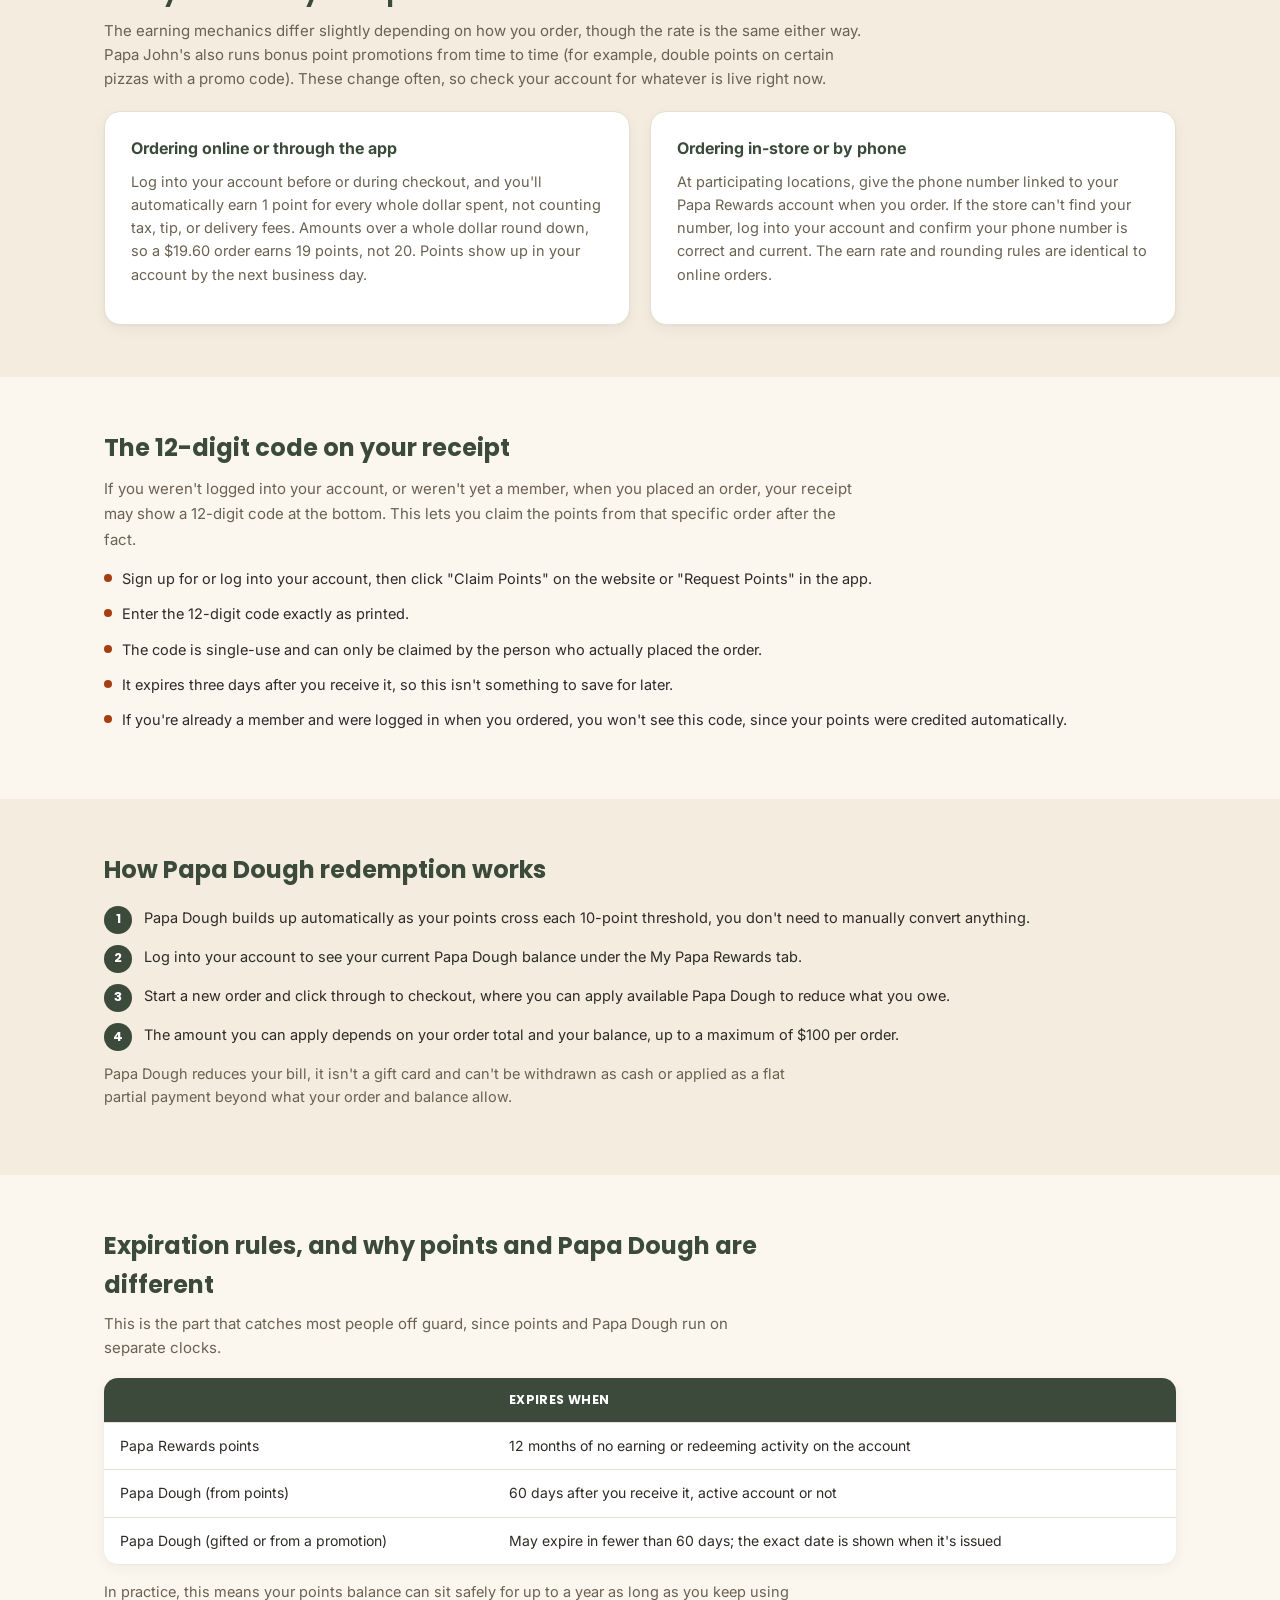
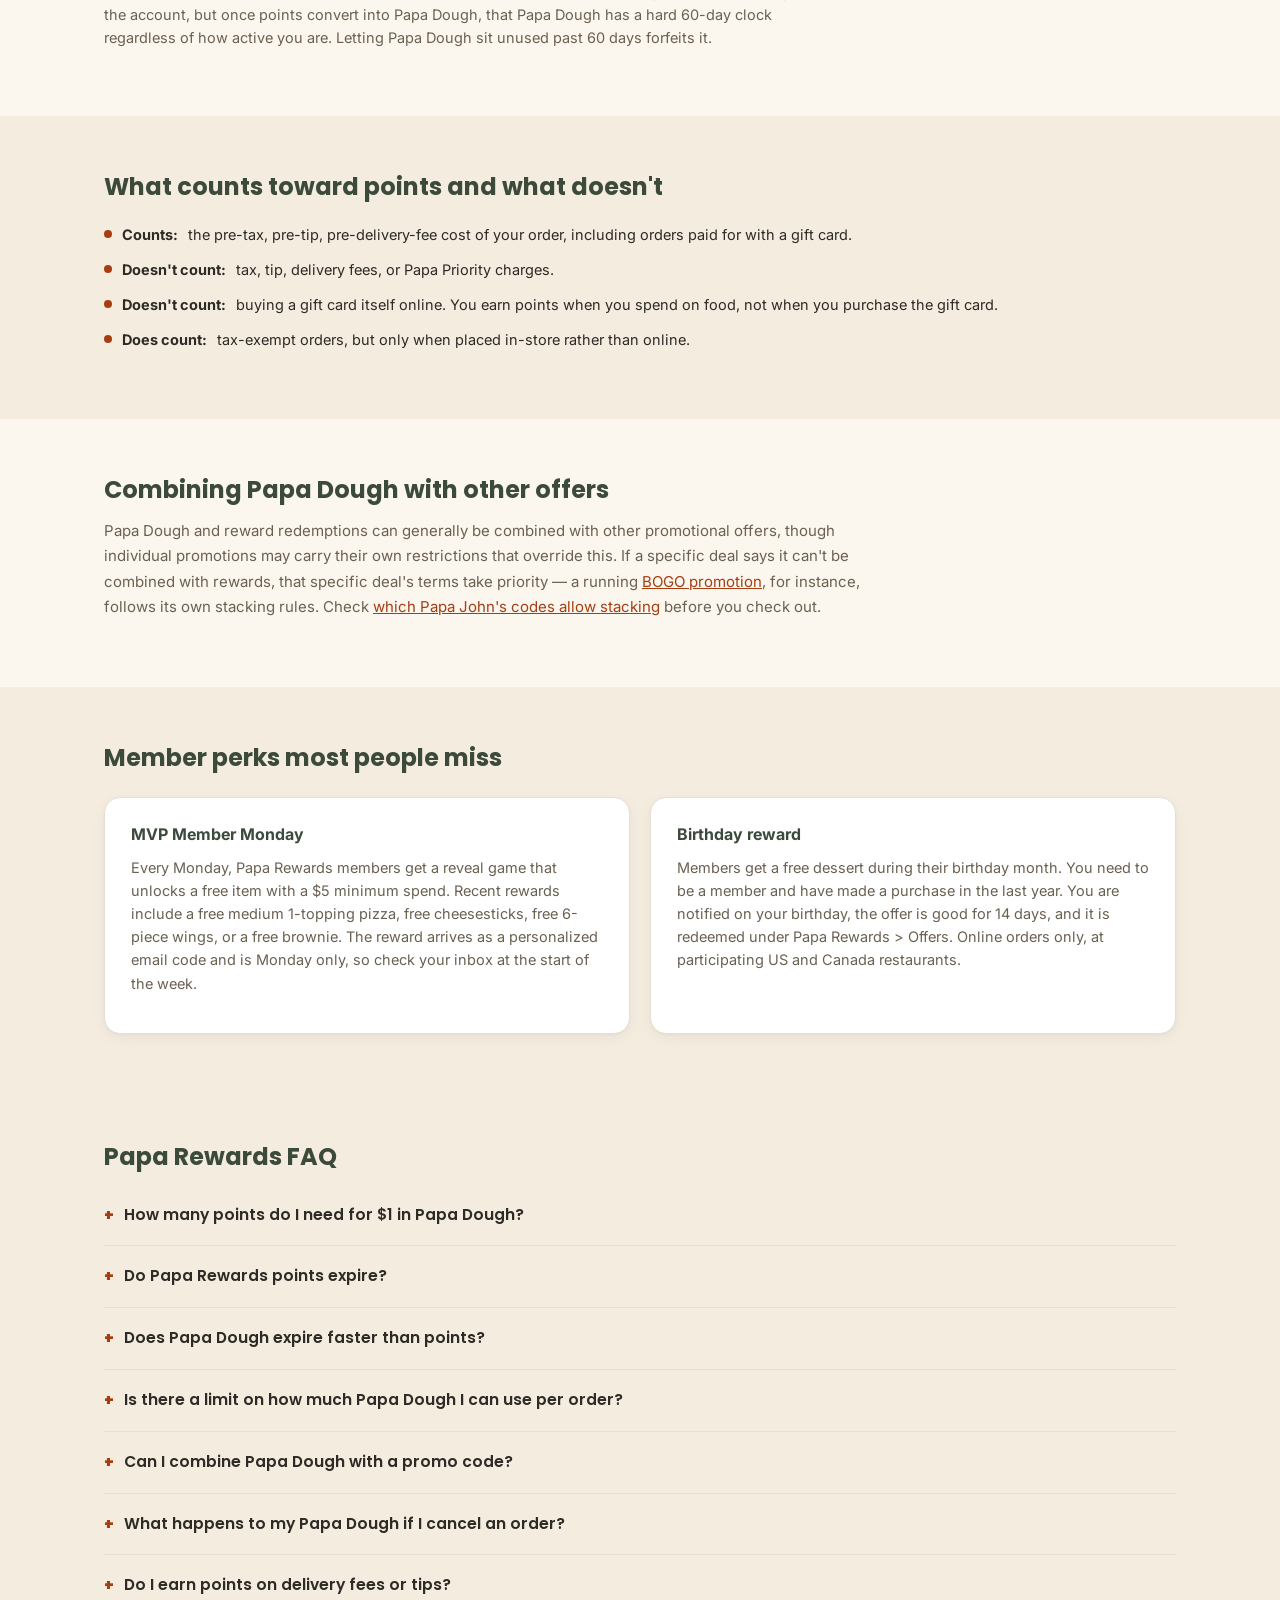
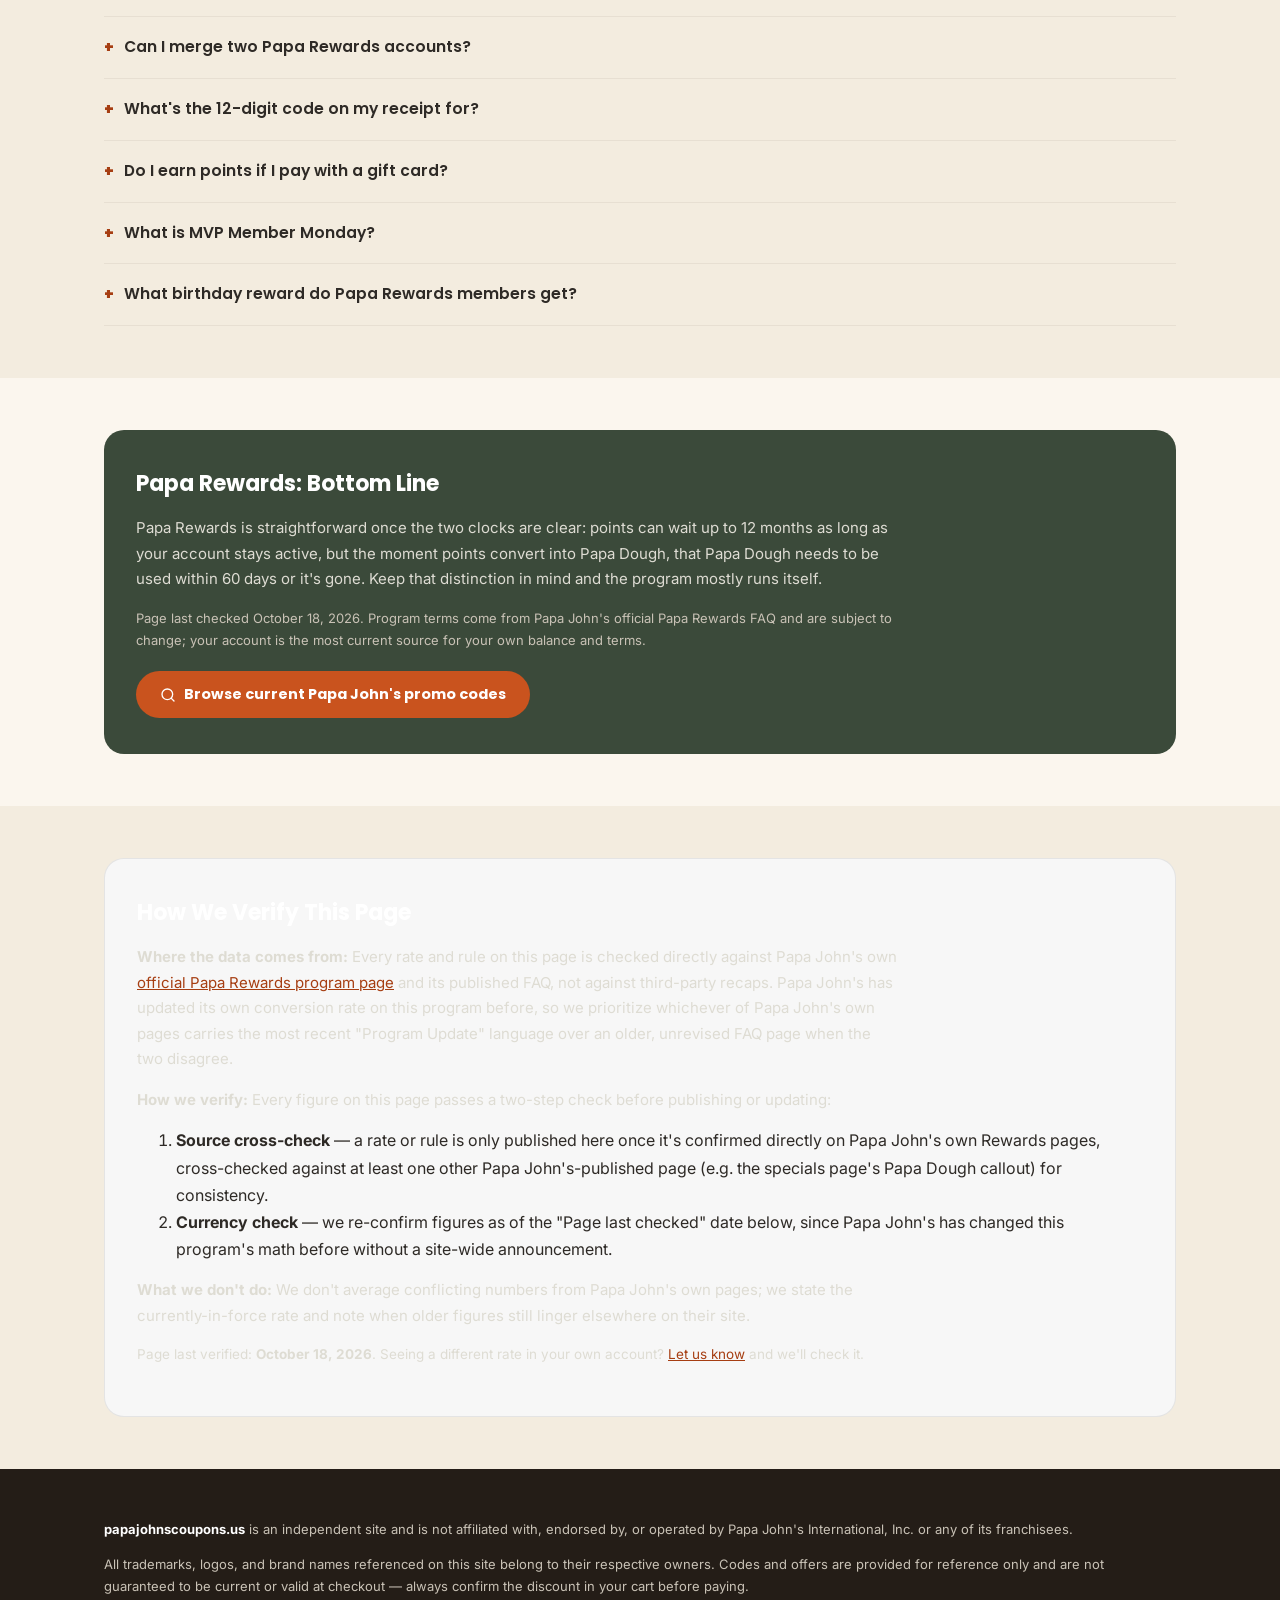
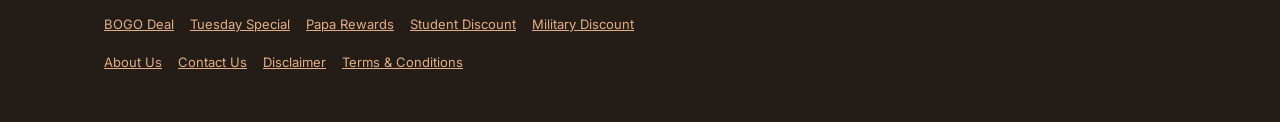
<file: papa-rewards/index.html>
<!DOCTYPE html>
<html lang="en">
<head>
<meta charset="UTF-8">
<meta name="viewport" content="width=device-width, initial-scale=1.0">
<title>Papa Rewards (Oct 2026): Points, Papa Dough Rules & Perks</title>
<meta name="description" content="Papa Rewards (Oct 2026): earn 1 point per $1, 10 points = $1 Papa Dough. Expiry rules, MVP Member Monday, birthday reward, and how to redeem.">
<link rel="canonical" href="https://papajohnscoupons.us/papa-rewards/">
<meta property="og:type" content="article">
<meta property="og:site_name" content="Papa John's Coupons">
<meta property="og:title" content="Papa Rewards (Oct 2026): Points, Papa Dough Rules & Perks">
<meta property="og:description" content="Papa Rewards (Oct 2026): earn 1 point per $1, 10 points = $1 Papa Dough. Expiry rules, MVP Member Monday, birthday reward, and how to redeem.">
<meta property="og:url" content="https://papajohnscoupons.us/papa-rewards/">
<meta property="og:image" content="https://papajohnscoupons.us/images/hero.jpg">
<meta property="og:image:width" content="512">
<meta property="og:image:height" content="512">
<meta name="twitter:card" content="summary_large_image">
<meta name="twitter:title" content="Papa Rewards (Oct 2026): Points, Papa Dough Rules & Perks">
<meta name="twitter:description" content="Papa Rewards (Oct 2026): earn 1 point per $1, 10 points = $1 Papa Dough. Expiry rules, MVP Member Monday, birthday reward, and how to redeem.">
<meta name="twitter:image" content="https://papajohnscoupons.us/images/hero.jpg">
<link rel="icon" type="image/svg+xml" href="/favicon/favicon.svg">
<link rel="stylesheet" href="/css/style.css?v=1">

<script type="application/ld+json">
{"@context":"https://schema.org","@type":"WebPage","name":"Papa Rewards (Oct 2026): Points, Papa Dough Rules & Perks","url":"https://papajohnscoupons.us/papa-rewards/","description":"Papa Rewards (Oct 2026): earn 1 point per $1, 10 points = $1 Papa Dough. Expiry rules, MVP Member Monday, birthday reward, and how to redeem."}
</script>
<script type="application/ld+json">
{
  "@context":"https://schema.org",
  "@type":"BreadcrumbList",
  "itemListElement":[
    {"@type":"ListItem","position":1,"name":"Home","item":"https://papajohnscoupons.us/"},
    {"@type":"ListItem","position":2,"name":"Papa Rewards","item":"https://papajohnscoupons.us/papa-rewards/"}
  ]
}
</script>
<script type="application/ld+json">
{
  "@context":"https://schema.org",
  "@type":"FAQPage",
  "mainEntity":[
    {"@type":"Question","name":"How many points do I need for $1 in Papa Dough?","acceptedAnswer":{"@type":"Answer","text":"10 points converts automatically into $1 of Papa Dough. You don't need to redeem points manually, the conversion happens on its own."}},
    {"@type":"Question","name":"Do Papa Rewards points expire?","acceptedAnswer":{"@type":"Answer","text":"Yes, but only after 12 months with no earning or redemption activity on your account. Staying active, even with small orders, keeps your points balance alive."}},
    {"@type":"Question","name":"Does Papa Dough expire faster than points?","acceptedAnswer":{"@type":"Answer","text":"Yes. Papa Dough expires 60 days after you receive it regardless of account activity, which is a much shorter window than the 12-month rule for unconverted points."}},
    {"@type":"Question","name":"Is there a limit on how much Papa Dough I can use per order?","acceptedAnswer":{"@type":"Answer","text":"Yes, up to $100 in Papa Dough per order. Anything above that is paid by another method."}},
    {"@type":"Question","name":"Can I combine Papa Dough with a promo code?","acceptedAnswer":{"@type":"Answer","text":"In most cases yes, though some specific promotions may restrict combining offers. Check the terms of the specific deal if you're unsure."}},
    {"@type":"Question","name":"What happens to my Papa Dough if I cancel an order?","acceptedAnswer":{"@type":"Answer","text":"If your order is cancelled at the store level, any Papa Dough applied to it is returned to your account immediately."}},
    {"@type":"Question","name":"Do I earn points on delivery fees or tips?","acceptedAnswer":{"@type":"Answer","text":"No. Points are earned only on the food and item total, not tax, tip, or delivery fees."}},
    {"@type":"Question","name":"Can I merge two Papa Rewards accounts?","acceptedAnswer":{"@type":"Answer","text":"No. Accounts can't be combined, so you'll need to pick one account to keep earning on going forward."}},
    {"@type":"Question","name":"What's the 12-digit code on my receipt for?","acceptedAnswer":{"@type":"Answer","text":"It lets you claim points for an order you placed without being logged in or before joining. It's single-use and expires three days after you get the receipt."}},
    {"@type":"Question","name":"Do I earn points if I pay with a gift card?","acceptedAnswer":{"@type":"Answer","text":"Yes, orders paid for with a gift card earn points normally. What doesn't earn points is purchasing the gift card itself online."}},
    {"@type":"Question","name":"What is MVP Member Monday?","acceptedAnswer":{"@type":"Answer","text":"A weekly Monday game for Papa Rewards members. Play the reveal game to unlock a free item, like a medium 1-topping pizza, cheesesticks, 6-piece wings, or a brownie, with a $5 minimum spend. The reward arrives as a personalized email code and is Monday only."}},
    {"@type":"Question","name":"What birthday reward do Papa Rewards members get?","acceptedAnswer":{"@type":"Answer","text":"A free dessert during your birthday month. You must be a member and have made a purchase in the last year. The offer is good for 14 days from your birthday, is redeemed under Papa Rewards > Offers, and works for online orders only."}}
  ]
}
</script>
<script type="application/ld+json">
{
  "@context":"https://schema.org",
  "@type":"HowTo",
  "name":"How to Redeem Papa Dough at Papa John's",
  "step":[
    {"@type":"HowToStep","name":"Check your balance","text":"Log into your account to see your current Papa Dough balance under the My Papa Rewards tab."},
    {"@type":"HowToStep","name":"Start your order","text":"Start a new order and click through to checkout."},
    {"@type":"HowToStep","name":"Apply Papa Dough","text":"Apply available Papa Dough to reduce what you owe, up to a maximum of $100 per order."}
  ]
}
</script>
</head>
<body>

<header id="site-header-inject">
<nav class="topnav">
  <div class="wrap">
    <a href="/" class="logo">Papa John's <span>Coupons</span></a>
    <button class="nav-toggle" id="nav-toggle" aria-expanded="false" aria-controls="nav-links" aria-label="Open menu">
      <span></span><span></span><span></span>
    </button>
    <div class="nav-links" id="nav-links">
      <a href="/#quick-answer">Offers</a>
      <a href="/papa-rewards/">Papa Rewards</a>
      <a href="/student-discount/">Student Discount</a>
      <a href="/military-discount/">Military Discount</a>
      <a href="/#faq">FAQ</a>
    </div>
  </div>
</nav>
</header>

<main>

  <section style="padding:24px 0 0;">
    <div class="wrap" style="font-size:13px; color:var(--pj-muted);">
      <a href="/" style="color:var(--pj-muted); text-decoration:none;">Home</a> / <span style="color:var(--pj-char);">Papa Rewards</span>
    </div>
  </section>

  <section style="padding-top:24px;">
    <div class="wrap">
      <span class="eyebrow">Checked October 18, 2026</span>
      <h1 style="font-size:clamp(26px,3.6vw,36px); font-weight:900; line-height:1.2; max-width:800px;">How Papa Rewards points &amp; Papa Dough work</h1>
      <p class="lede" style="max-width:760px; margin-top:16px;">Papa Rewards is Papa John's free loyalty program: you earn 1 point for every $1 spent, and every 10 points automatically converts into $1 of Papa Dough that you can apply toward almost any order. This page breaks down exactly how points are earned, how Papa Dough gets redeemed, the expiration rules that trip people up most, and the member perks (like MVP Member Monday) that most people miss.</p>
      <p class="lede" style="max-width:760px; margin-top:12px;">Everything here reflects Papa John's own Papa Rewards terms as published on their site. Program details can be updated by Papa John's at any time, so if something here doesn't match what you see in your account, your account is the accurate source.</p>
    </div>
  </section>

  <section class="band">
    <div class="wrap">
      <div class="section-head"><h2>Papa Rewards: The Basics at a Glance</h2></div>
      <div class="table-scroll">
      <table class="data">
        <tr><td>Cost to join</td><td>Free</td></tr>
        <tr><td>Who's eligible</td><td>Any Papa John's customer in the US or Canada</td></tr>
        <tr><td>Earn rate</td><td>1 point per $1 spent (excludes tax, tip, and delivery fees)</td></tr>
        <tr><td>Conversion rate</td><td>Every 10 points = $1 in Papa Dough, automatic</td></tr>
        <tr><td>Max Papa Dough per order</td><td>$100</td></tr>
        <tr><td>Points expire</td><td>After 12 months of no earning or redeeming activity</td></tr>
        <tr><td>Papa Dough expires</td><td>60 days after you receive it</td></tr>
        <tr><td>Combinable with promo codes</td><td>Yes, in most cases</td></tr>
        <tr><td>Weekly member game</td><td>MVP Member Monday: free item reveal with $5+ spend</td></tr>
        <tr><td>Birthday reward</td><td>Free dessert in your birthday month (14 days to redeem, online only)</td></tr>
      </table>
      </div>
      <p style="margin-top:16px; font-size:14.5px; color:var(--pj-muted); max-width:700px;">Rewards membership doesn't require military or student status to join. If you do qualify for one of those, see our <a href="/military-discount/">military discount guide</a> or <a href="/student-discount/">student discount guide</a> for how those offers hold up against a Papa Rewards account instead.</p>
    </div>
  </section>

  <section id="how-to-join">
    <div class="wrap">
      <div class="section-head"><h2>How to join</h2></div>
      <p style="max-width:760px; color:var(--pj-muted); margin-top:8px; font-size:15px; line-height:1.7;">Create an account at papajohns.com/rewards and accept the program terms. There's no fee and no purchase requirement to sign up, you just need an account to start earning on your next order.</p>
    </div>
  </section>

  <section id="how-you-earn" class="band">
    <div class="wrap">
      <div class="section-head"><h2>How you actually earn points</h2></div>
      <p style="max-width:760px; color:var(--pj-muted); margin-top:8px; font-size:15px;">The earning mechanics differ slightly depending on how you order, though the rate is the same either way. Papa John's also runs bonus point promotions from time to time (for example, double points on certain pizzas with a promo code). These change often, so check your account for whatever is live right now.</p>
      <div class="two-col">
        <div class="info-card">
          <strong style="color:var(--pj-accent);">Ordering online or through the app</strong>
          <p style="margin-top:8px; font-size:14.5px; color:var(--pj-muted);">Log into your account before or during checkout, and you'll automatically earn 1 point for every whole dollar spent, not counting tax, tip, or delivery fees. Amounts over a whole dollar round down, so a $19.60 order earns 19 points, not 20. Points show up in your account by the next business day.</p>
        </div>
        <div class="info-card">
          <strong style="color:var(--pj-accent);">Ordering in-store or by phone</strong>
          <p style="margin-top:8px; font-size:14.5px; color:var(--pj-muted);">At participating locations, give the phone number linked to your Papa Rewards account when you order. If the store can't find your number, log into your account and confirm your phone number is correct and current. The earn rate and rounding rules are identical to online orders.</p>
        </div>
      </div>
    </div>
  </section>

  <section id="receipt-code">
    <div class="wrap">
      <div class="section-head"><h2>The 12-digit code on your receipt</h2></div>
      <p style="max-width:760px; color:var(--pj-muted); margin-top:8px; font-size:15px; line-height:1.7;">If you weren't logged into your account, or weren't yet a member, when you placed an order, your receipt may show a 12-digit code at the bottom. This lets you claim the points from that specific order after the fact.</p>
      <ul class="checklist" style="margin-top:14px;">
        <li>Sign up for or log into your account, then click "Claim Points" on the website or "Request Points" in the app.</li>
        <li>Enter the 12-digit code exactly as printed.</li>
        <li>The code is single-use and can only be claimed by the person who actually placed the order.</li>
        <li>It expires three days after you receive it, so this isn't something to save for later.</li>
        <li>If you're already a member and were logged in when you ordered, you won't see this code, since your points were credited automatically.</li>
      </ul>
    </div>
  </section>

  <section id="redemption" class="band">
    <div class="wrap">
      <div class="section-head"><h2>How Papa Dough redemption works</h2></div>
      <ol class="steps">
        <li>Papa Dough builds up automatically as your points cross each 10-point threshold, you don't need to manually convert anything.</li>
        <li>Log into your account to see your current Papa Dough balance under the My Papa Rewards tab.</li>
        <li>Start a new order and click through to checkout, where you can apply available Papa Dough to reduce what you owe.</li>
        <li>The amount you can apply depends on your order total and your balance, up to a maximum of $100 per order.</li>
      </ol>
      <p style="margin-top:16px; font-size:14.5px; color:var(--pj-muted); max-width:700px;">Papa Dough reduces your bill, it isn't a gift card and can't be withdrawn as cash or applied as a flat partial payment beyond what your order and balance allow.</p>
    </div>
  </section>

  <section id="expiration">
    <div class="wrap">
      <div class="section-head">
        <h2>Expiration rules, and why points and Papa Dough are different</h2>
        <p class="section-sub">This is the part that catches most people off guard, since points and Papa Dough run on separate clocks.</p>
      </div>
      <div class="table-scroll">
      <table class="data">
        <tr><th></th><th>Expires when</th></tr>
        <tr><td>Papa Rewards points</td><td>12 months of no earning or redeeming activity on the account</td></tr>
        <tr><td>Papa Dough (from points)</td><td>60 days after you receive it, active account or not</td></tr>
        <tr><td>Papa Dough (gifted or from a promotion)</td><td>May expire in fewer than 60 days; the exact date is shown when it's issued</td></tr>
      </table>
      </div>
      <p style="margin-top:16px; font-size:14.5px; color:var(--pj-muted); max-width:700px;">In practice, this means your points balance can sit safely for up to a year as long as you keep using the account, but once points convert into Papa Dough, that Papa Dough has a hard 60-day clock regardless of how active you are. Letting Papa Dough sit unused past 60 days forfeits it.</p>
    </div>
  </section>

  <section id="what-counts" class="band">
    <div class="wrap">
      <div class="section-head"><h2>What counts toward points and what doesn't</h2></div>
      <ul class="checklist">
        <li><strong>Counts:</strong> the pre-tax, pre-tip, pre-delivery-fee cost of your order, including orders paid for with a gift card.</li>
        <li><strong>Doesn't count:</strong> tax, tip, delivery fees, or Papa Priority charges.</li>
        <li><strong>Doesn't count:</strong> buying a gift card itself online. You earn points when you spend on food, not when you purchase the gift card.</li>
        <li><strong>Does count:</strong> tax-exempt orders, but only when placed in-store rather than online.</li>
      </ul>
    </div>
  </section>

  <section id="combining">
    <div class="wrap">
      <div class="section-head"><h2>Combining Papa Dough with other offers</h2></div>
      <p style="max-width:760px; color:var(--pj-muted); margin-top:8px; font-size:15px; line-height:1.7;">Papa Dough and reward redemptions can generally be combined with other promotional offers, though individual promotions may carry their own restrictions that override this. If a specific deal says it can't be combined with rewards, that specific deal's terms take priority &mdash; a running <a href="/bogo-deal/">BOGO promotion</a>, for instance, follows its own stacking rules. Check <a href="/">which Papa John's codes allow stacking</a> before you check out.</p>
    </div>
  </section>

  <section id="member-perks" class="band">
    <div class="wrap">
      <div class="section-head"><h2>Member perks most people miss</h2></div>
      <div class="two-col">
        <div class="info-card">
          <strong style="color:var(--pj-accent);">MVP Member Monday</strong>
          <p style="margin-top:8px; font-size:14.5px; color:var(--pj-muted);">Every Monday, Papa Rewards members get a reveal game that unlocks a free item with a $5 minimum spend. Recent rewards include a free medium 1-topping pizza, free cheesesticks, free 6-piece wings, or a free brownie. The reward arrives as a personalized email code and is Monday only, so check your inbox at the start of the week.</p>
        </div>
        <div class="info-card">
          <strong style="color:var(--pj-accent);">Birthday reward</strong>
          <p style="margin-top:8px; font-size:14.5px; color:var(--pj-muted);">Members get a free dessert during their birthday month. You need to be a member and have made a purchase in the last year. You are notified on your birthday, the offer is good for 14 days, and it is redeemed under Papa Rewards &gt; Offers. Online orders only, at participating US and Canada restaurants.</p>
        </div>
      </div>
    </div>
  </section>

  <section id="faq" class="band">
    <div class="wrap">
      <div class="section-head"><h2>Papa Rewards FAQ</h2></div>
      <details class="faq-item">
        <summary>How many points do I need for $1 in Papa Dough?</summary>
        <p>10 points converts automatically into $1 of Papa Dough. You don't need to redeem points manually, the conversion happens on its own.</p>
      </details>
      <details class="faq-item">
        <summary>Do Papa Rewards points expire?</summary>
        <p>Yes, but only after 12 months with no earning or redemption activity on your account. Staying active, even with small orders, keeps your points balance alive.</p>
      </details>
      <details class="faq-item">
        <summary>Does Papa Dough expire faster than points?</summary>
        <p>Yes. Papa Dough expires 60 days after you receive it regardless of account activity, which is a much shorter window than the 12-month rule for unconverted points.</p>
      </details>
      <details class="faq-item">
        <summary>Is there a limit on how much Papa Dough I can use per order?</summary>
        <p>Yes, up to $100 in Papa Dough per order. Anything above that is paid by another method.</p>
      </details>
      <details class="faq-item">
        <summary>Can I combine Papa Dough with a promo code?</summary>
        <p>In most cases yes, though some specific promotions may restrict combining offers. Check the terms of the specific deal if you're unsure.</p>
      </details>
      <details class="faq-item">
        <summary>What happens to my Papa Dough if I cancel an order?</summary>
        <p>If your order is cancelled at the store level, any Papa Dough applied to it is returned to your account immediately.</p>
      </details>
      <details class="faq-item">
        <summary>Do I earn points on delivery fees or tips?</summary>
        <p>No. Points are earned only on the food and item total, not tax, tip, or delivery fees.</p>
      </details>
      <details class="faq-item">
        <summary>Can I merge two Papa Rewards accounts?</summary>
        <p>No. Accounts can't be combined, so you'll need to pick one account to keep earning on going forward.</p>
      </details>
      <details class="faq-item">
        <summary>What's the 12-digit code on my receipt for?</summary>
        <p>It lets you claim points for an order you placed without being logged in or before joining. It's single-use and expires three days after you get the receipt.</p>
      </details>
      <details class="faq-item">
        <summary>Do I earn points if I pay with a gift card?</summary>
        <p>Yes, orders paid for with a gift card earn points normally. What doesn't earn points is purchasing the gift card itself online.</p>
      </details>
      <details class="faq-item">
        <summary>What is MVP Member Monday?</summary>
        <p>A weekly Monday game for Papa Rewards members. Play the reveal game to unlock a free item, like a medium 1-topping pizza, cheesesticks, 6-piece wings, or a brownie, with a $5 minimum spend. The reward arrives as a personalized email code and is Monday only.</p>
      </details>
      <details class="faq-item">
        <summary>What birthday reward do Papa Rewards members get?</summary>
        <p>A free dessert during your birthday month. You must be a member and have made a purchase in the last year. The offer is good for 14 days from your birthday, is redeemed under Papa Rewards &gt; Offers, and works for online orders only.</p>
      </details>
    </div>
  </section>

  <section id="conclusion">
    <div class="wrap">
      <div class="conclusion">
        <h2>Papa Rewards: Bottom Line</h2>
        <p>Papa Rewards is straightforward once the two clocks are clear: points can wait up to 12 months as long as your account stays active, but the moment points convert into Papa Dough, that Papa Dough needs to be used within 60 days or it's gone. Keep that distinction in mind and the program mostly runs itself.</p>
        <p style="margin-top:14px; font-size:13px; color:#C9C2B6;">Page last checked October 18, 2026. Program terms come from Papa John's official Papa Rewards FAQ and are subject to change; your account is the most current source for your own balance and terms.</p>
        <div class="cta-row">
          <a href="/#quick-answer">
            <svg viewBox="0 0 24 24" fill="none" stroke="currentColor" stroke-width="2" stroke-linecap="round" stroke-linejoin="round" width="16" height="16"><circle cx="11" cy="11" r="8"/><path d="m21 21-4.3-4.3"/></svg>
            Browse current Papa John's promo codes
          </a>
        </div>
      </div>
    </div>
  </section>


  <section id="methodology" class="band">
    <div class="wrap">
      <div class="conclusion" style="background:var(--pj-card, #f7f7f7); color:inherit; border:1px solid rgba(0,0,0,0.08);">
        <h2>How We Verify This Page</h2>
        <p><strong>Where the data comes from:</strong> Every rate and rule on this page is checked directly against Papa John's own <a href="https://www.papajohns.com/order/papa-rewards" rel="nofollow noopener" target="_blank">official Papa Rewards program page</a> and its published FAQ, not against third-party recaps. Papa John's has updated its own conversion rate on this program before, so we prioritize whichever of Papa John's own pages carries the most recent "Program Update" language over an older, unrevised FAQ page when the two disagree.</p>
        <p><strong>How we verify:</strong> Every figure on this page passes a two-step check before publishing or updating:</p>
        <ol style="margin:10px 0 10px 20px; line-height:1.7;">
          <li><strong>Source cross-check</strong> &mdash; a rate or rule is only published here once it's confirmed directly on Papa John's own Rewards pages, cross-checked against at least one other Papa John's-published page (e.g. the specials page's Papa Dough callout) for consistency.</li>
          <li><strong>Currency check</strong> &mdash; we re-confirm figures as of the "Page last checked" date below, since Papa John's has changed this program's math before without a site-wide announcement.</li>
        </ol>
        <p><strong>What we don't do:</strong> We don't average conflicting numbers from Papa John's own pages; we state the currently-in-force rate and note when older figures still linger elsewhere on their site.</p>
        <p style="margin-top:14px; font-size:13.5px;">Page last verified: <strong>October 18, 2026</strong>. Seeing a different rate in your own account? <a href="/contact-us/">Let us know</a> and we'll check it.</p>
      </div>
    </div>
  </section>

</main>

<footer id="site-footer" class="site-footer">
  <div class="wrap">
    <p><strong>papajohnscoupons.us</strong> is an independent site and is not affiliated with, endorsed by, or operated by Papa John's International, Inc. or any of its franchisees.</p>
    <p style="margin-top:8px;">All trademarks, logos, and brand names referenced on this site belong to their respective owners. Codes and offers are provided for reference only and are not guaranteed to be current or valid at checkout &mdash; always confirm the discount in your cart before paying.</p>
    <p style="margin-top:16px; display:flex; gap:16px; flex-wrap:wrap;">
      <a href="/bogo-deal/">BOGO Deal</a>
      <a href="/tuesday-special/">Tuesday Special</a>
      <a href="/papa-rewards/">Papa Rewards</a>
      <a href="/student-discount/">Student Discount</a>
      <a href="/military-discount/">Military Discount</a>
    </p>
    <p style="margin-top:16px; display:flex; gap:16px; flex-wrap:wrap;">
      <a href="/about-us/">About Us</a>
      <a href="/contact-us/">Contact Us</a>
      <a href="/disclaimer/">Disclaimer</a>
      <a href="/terms-conditions/">Terms &amp; Conditions</a>
    </p>
  </div>
</footer>

<script src="/js/script.js?v=1"></script>
</body>
</html>
</file>
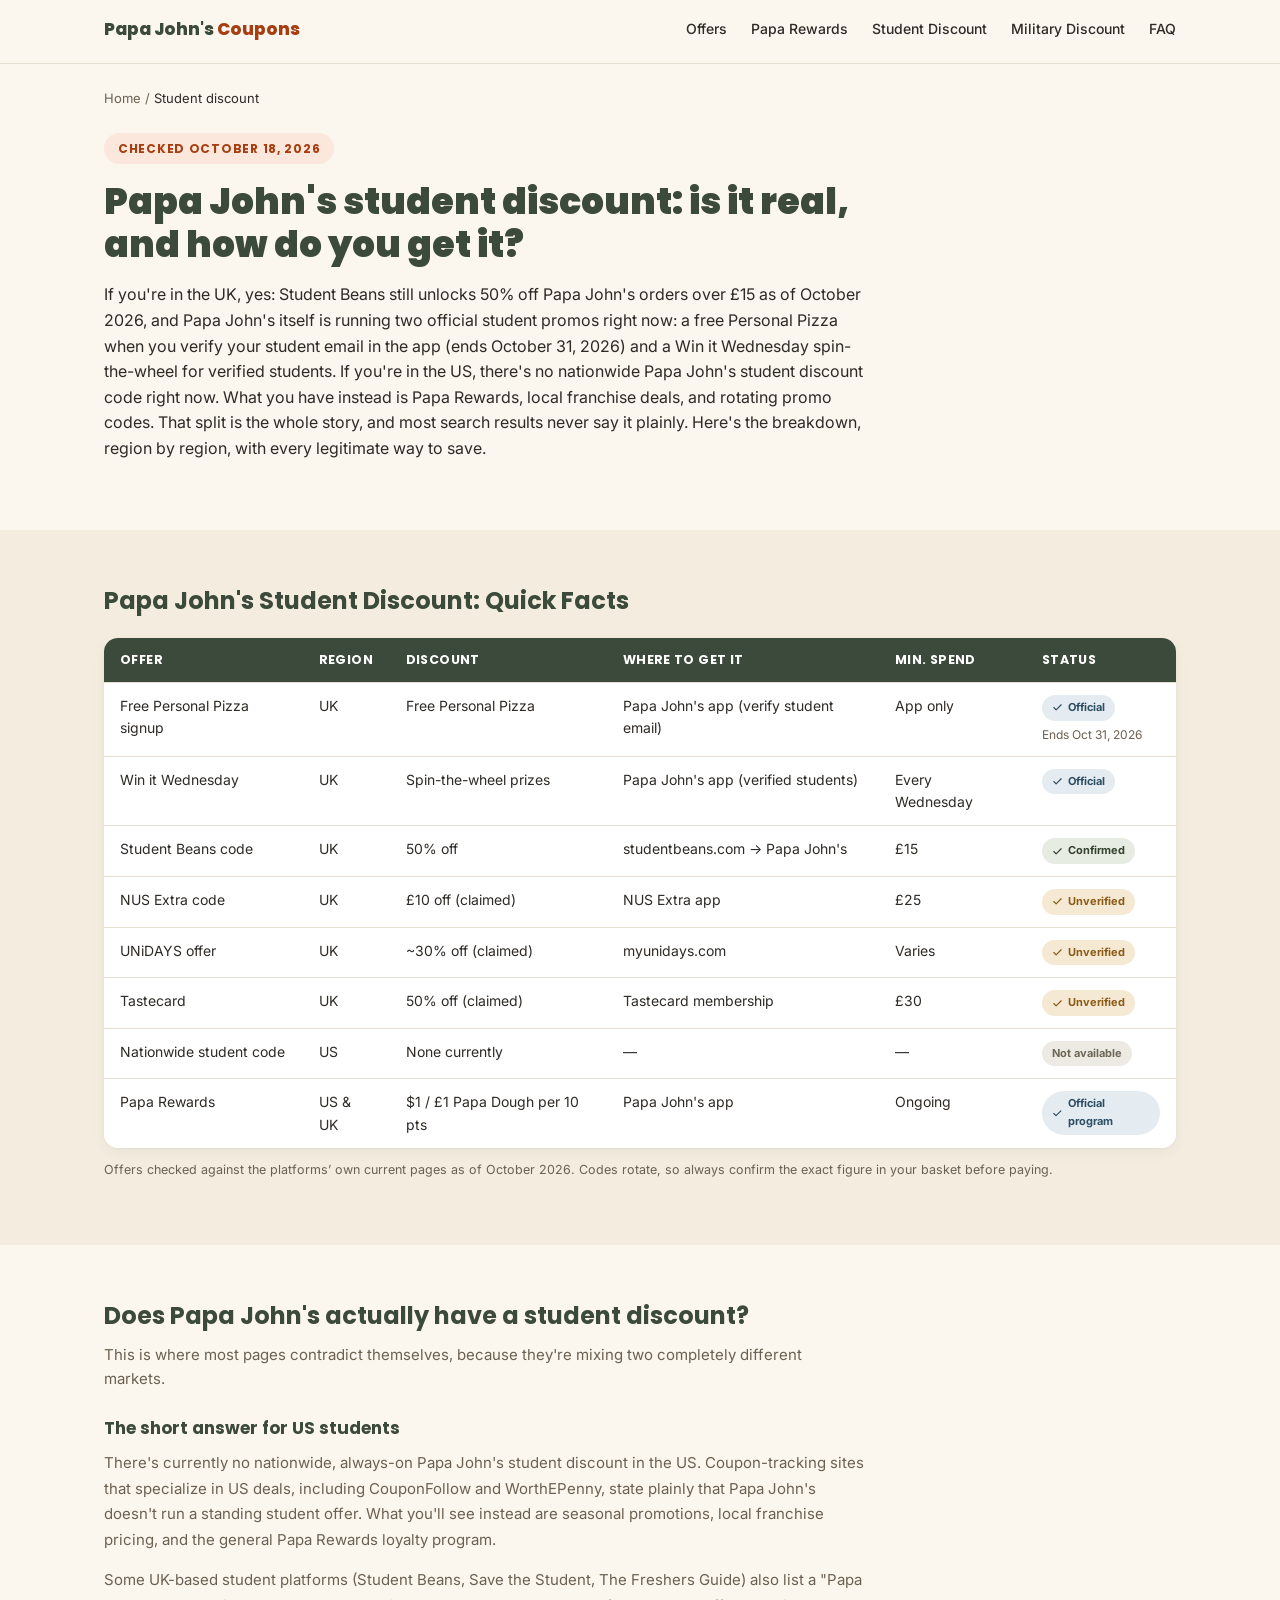
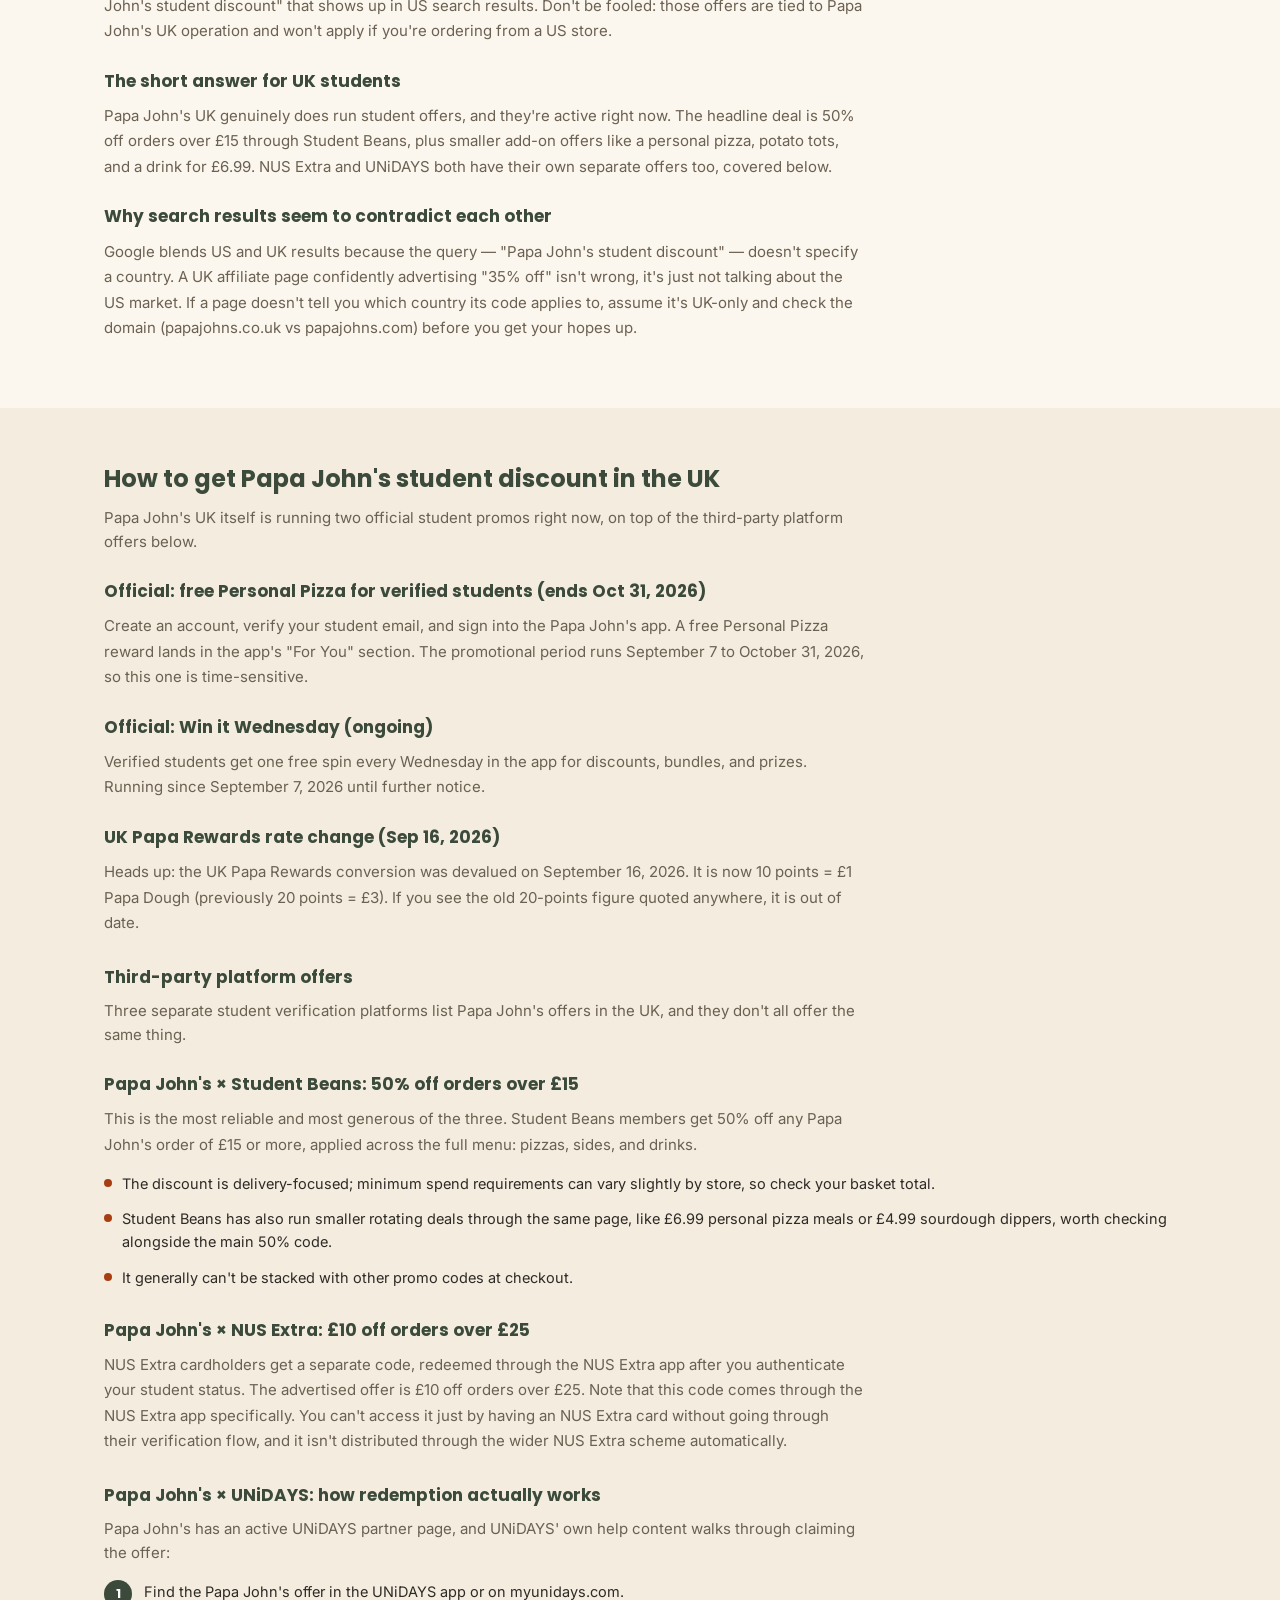
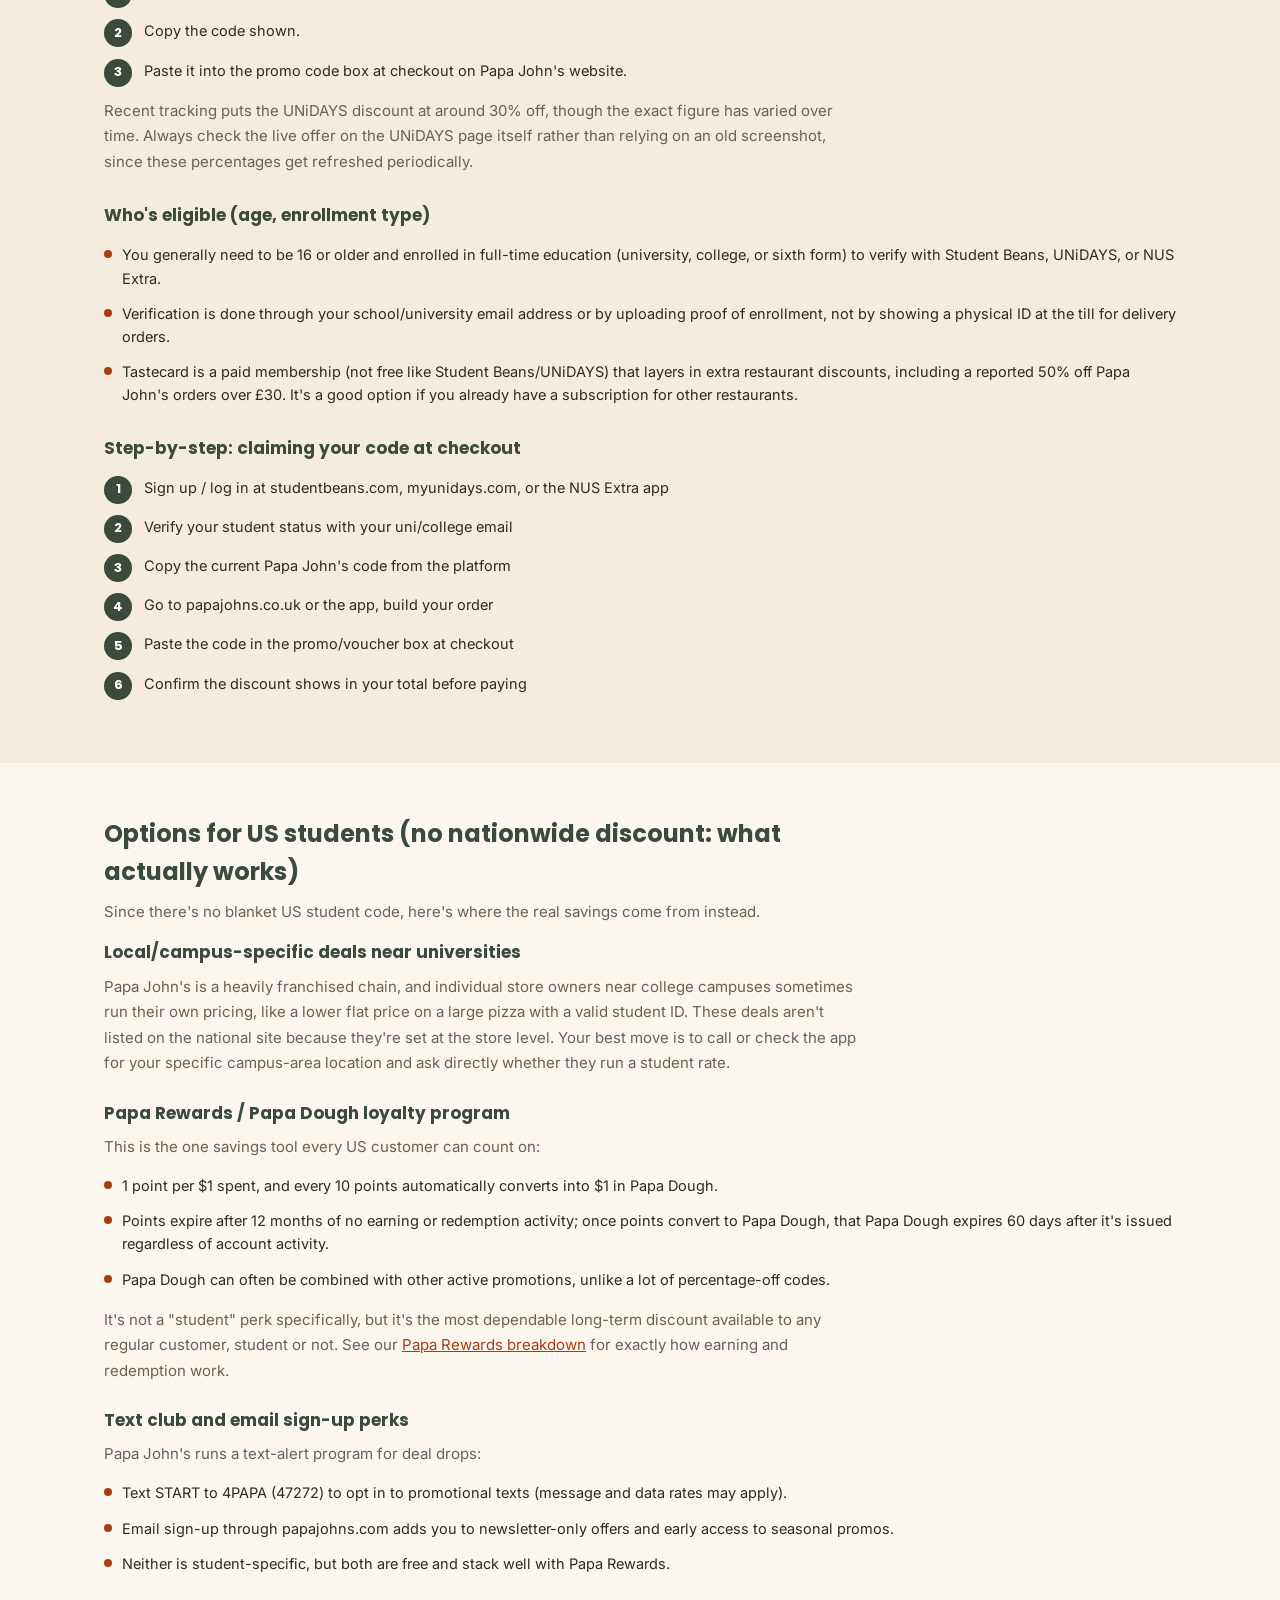
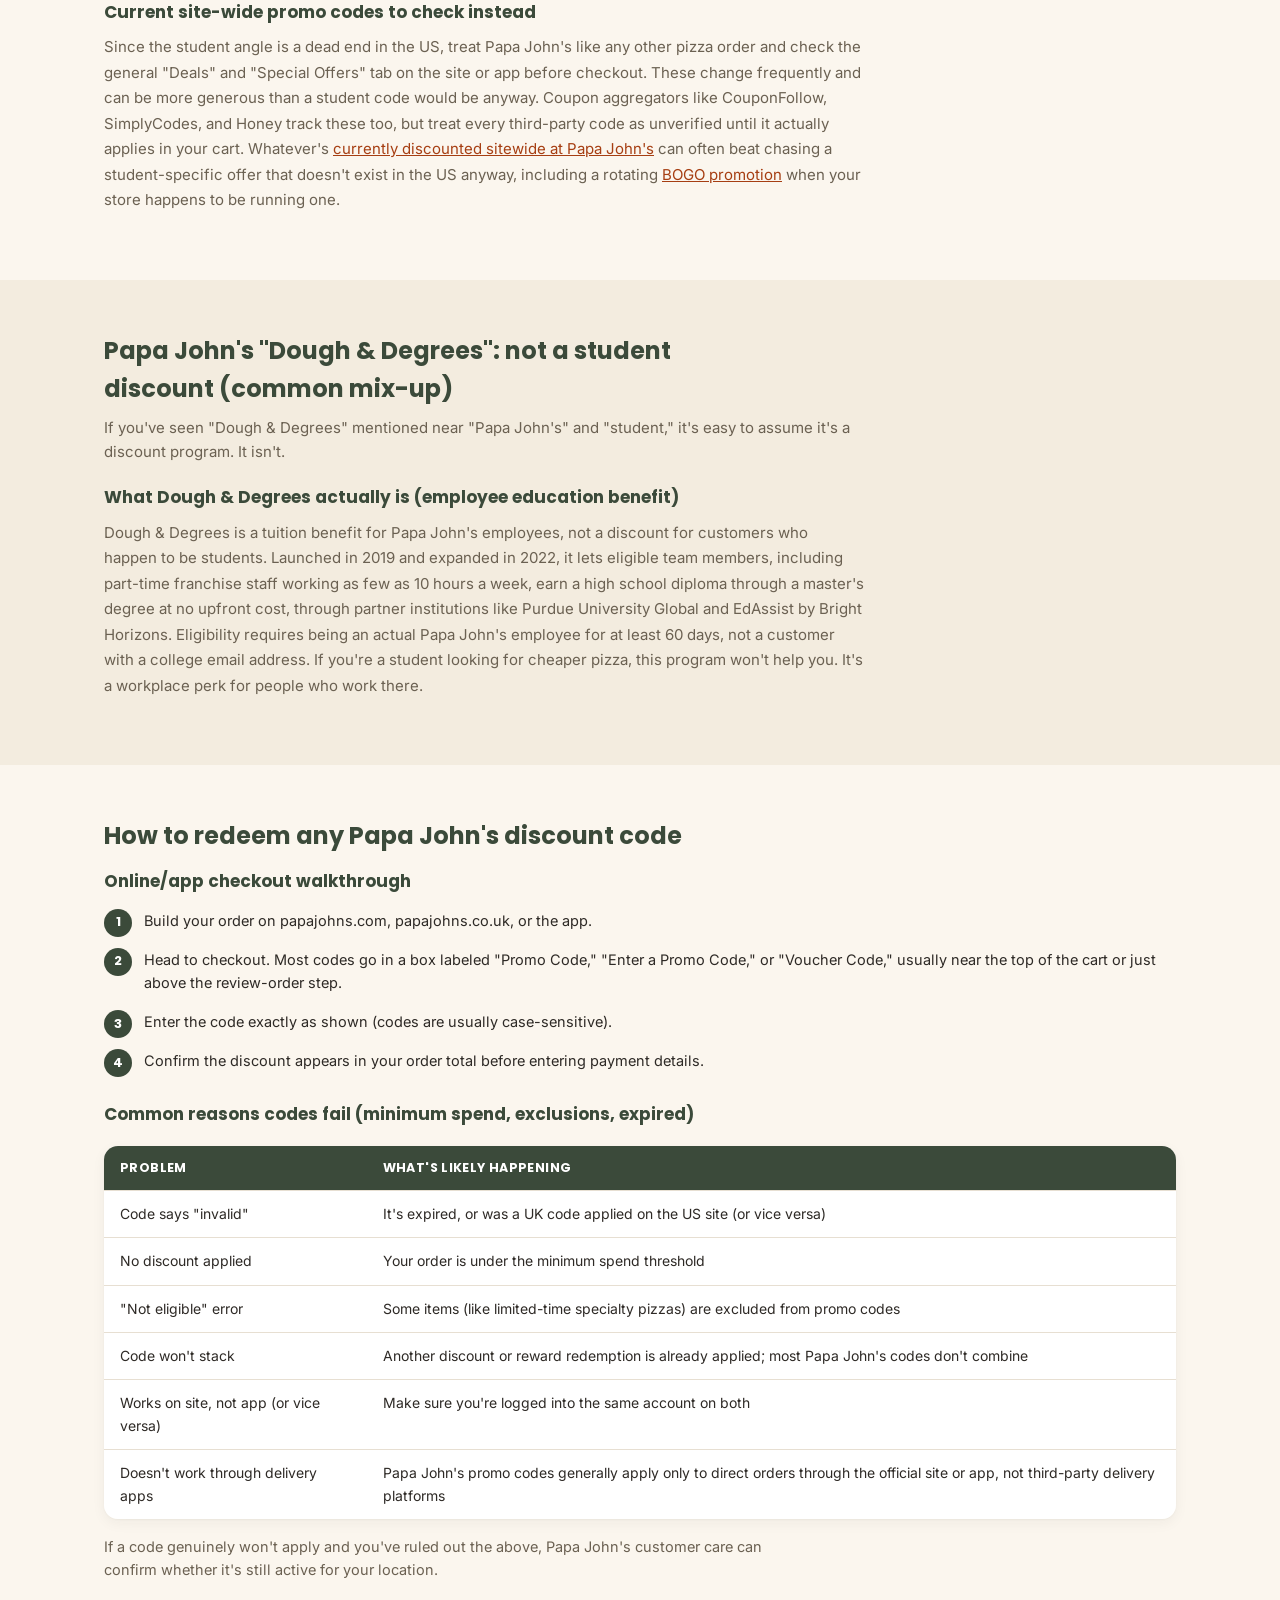
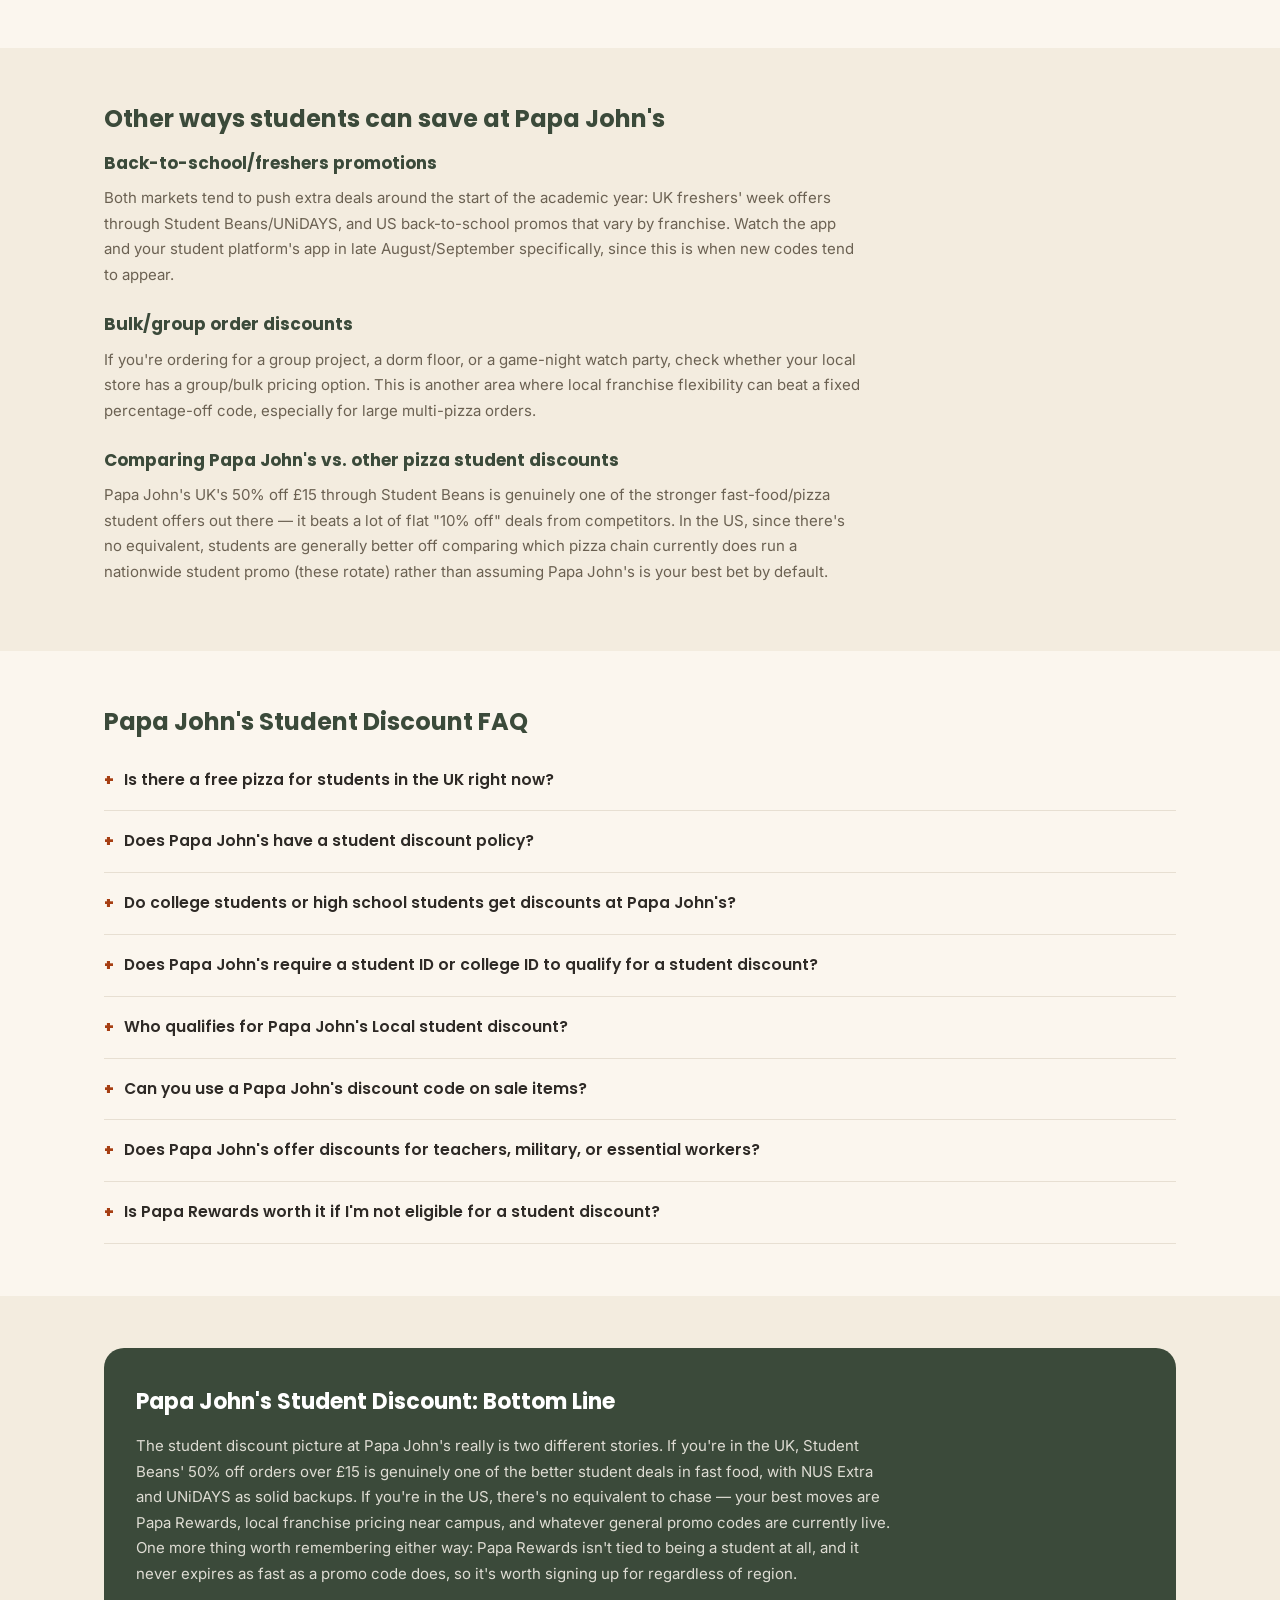
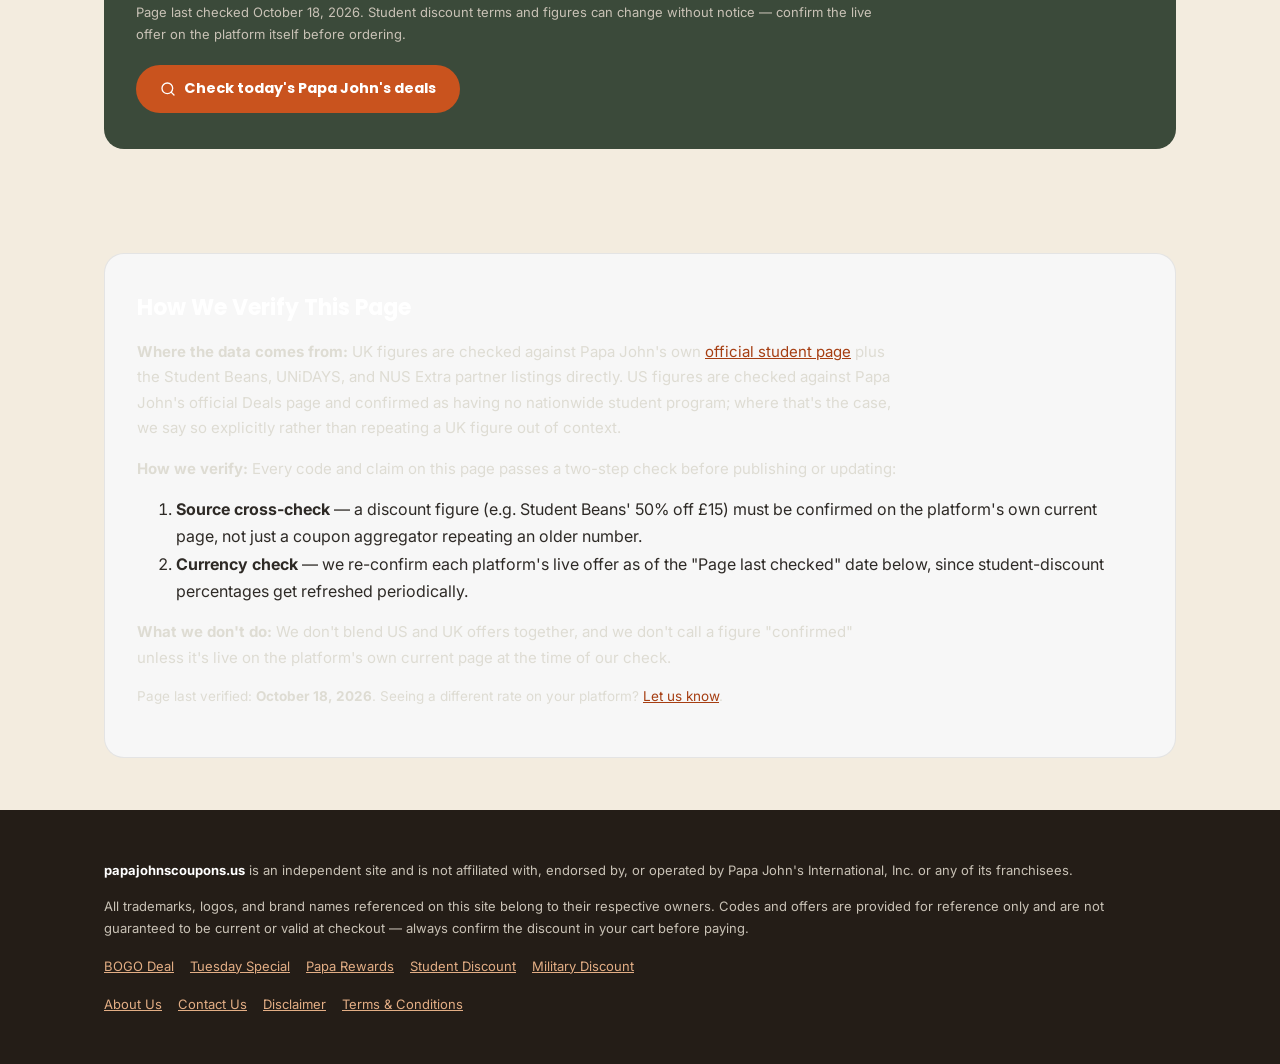
<file: student-discount/index.html>
<!DOCTYPE html>
<html lang="en">
<head>
<meta charset="UTF-8">
<meta name="viewport" content="width=device-width, initial-scale=1.0">
<title>Papa John's Student Discount (Oct 2026): UK vs US Guide</title>
<meta name="description" content="Oct 2026: UK students get 50% off via Student Beans plus a free Personal Pizza signup offer (ends Oct 31). No US nationwide student code. Full breakdown.">
<link rel="canonical" href="https://papajohnscoupons.us/student-discount/">
<meta property="og:type" content="article">
<meta property="og:site_name" content="Papa John's Coupons">
<meta property="og:title" content="Papa John's Student Discount (Oct 2026): UK vs US Guide">
<meta property="og:description" content="Oct 2026: UK students get 50% off via Student Beans plus a free Personal Pizza signup offer (ends Oct 31). No US nationwide student code. Full breakdown.">
<meta property="og:url" content="https://papajohnscoupons.us/student-discount/">
<meta property="og:image" content="https://papajohnscoupons.us/images/hero.jpg">
<meta property="og:image:width" content="512">
<meta property="og:image:height" content="512">
<meta name="twitter:card" content="summary_large_image">
<meta name="twitter:title" content="Papa John's Student Discount (Oct 2026): UK vs US Guide">
<meta name="twitter:description" content="Oct 2026: UK students get 50% off via Student Beans plus a free Personal Pizza signup offer (ends Oct 31). No US nationwide student code. Full breakdown.">
<meta name="twitter:image" content="https://papajohnscoupons.us/images/hero.jpg">
<link rel="icon" type="image/svg+xml" href="/favicon/favicon.svg">
<link rel="stylesheet" href="/css/style.css?v=1">

<script type="application/ld+json">
{"@context":"https://schema.org","@type":"WebPage","name":"Papa John's Student Discount (Oct 2026): UK vs US Guide","url":"https://papajohnscoupons.us/student-discount/","description":"Oct 2026: UK students get 50% off via Student Beans plus a free Personal Pizza signup offer (ends Oct 31). No US nationwide student code. Full breakdown."}
</script>
<script type="application/ld+json">
{
  "@context":"https://schema.org",
  "@type":"BreadcrumbList",
  "itemListElement":[
    {"@type":"ListItem","position":1,"name":"Home","item":"https://papajohnscoupons.us/"},
    {"@type":"ListItem","position":2,"name":"Student Discount","item":"https://papajohnscoupons.us/student-discount/"}
  ]
}
</script>
<script type="application/ld+json">
{
  "@context":"https://schema.org",
  "@type":"FAQPage",
  "mainEntity":[
    {"@type":"Question","name":"Is there a free pizza for students in the UK right now?","acceptedAnswer":{"@type":"Answer","text":"Yes. Papa John's UK is offering a free Personal Pizza to students who create an account, verify their student email, and sign into the app. The reward lands in the app's For You section. The promotion runs September 7 to October 31, 2026."}},
    {"@type":"Question","name":"Does Papa John's have a student discount policy?","acceptedAnswer":{"@type":"Answer","text":"In the UK, yes: an active, ongoing arrangement with Student Beans, NUS Extra, and UNiDAYS. In the US, there's no standing nationwide policy; discounts depend on local franchise decisions and general promo codes."}},
    {"@type":"Question","name":"Do college students or high school students get discounts at Papa John's?","acceptedAnswer":{"@type":"Answer","text":"In the UK, student status (16+, in full-time education) is what matters, not the specific level. College and university students both qualify through Student Beans/UNiDAYS/NUS. In the US, neither group has a guaranteed nationwide discount."}},
    {"@type":"Question","name":"Does Papa John's require a student ID or college ID to qualify for a student discount?","acceptedAnswer":{"@type":"Answer","text":"For the UK online codes, verification happens digitally through your school/university email or uploaded proof, not a physical ID check. Any US local franchise deal requiring ID would be set by that specific store."}},
    {"@type":"Question","name":"Who qualifies for Papa John's Local student discount?","acceptedAnswer":{"@type":"Answer","text":"\u201cPapa John's Local\u201d listings on Student Beans point to the same UK student verification process as the standard Papa John's offer. You'll need an active, verified Student Beans account."}},
    {"@type":"Question","name":"Can you use a Papa John's discount code on sale items?","acceptedAnswer":{"@type":"Answer","text":"Usually not automatically. Most Papa John's promo codes exclude items already on a special/sale price, and codes generally can't be stacked with other active offers. Always check the terms attached to the specific code and confirm the discount shows up in your basket."}},
    {"@type":"Question","name":"Does Papa John's offer discounts for teachers, military, or essential workers?","acceptedAnswer":{"@type":"Answer","text":"Military discounts exist and are more consistently advertised than student discounts in the US, typically ranging up to 25-50% depending on location. Teacher and healthcare-worker discounts (like Blue Light Card in the UK) also show up periodically. Treat these the same way as student codes and verify locally before ordering."}},
    {"@type":"Question","name":"Is Papa Rewards worth it if I'm not eligible for a student discount?","acceptedAnswer":{"@type":"Answer","text":"Yes. Papa Rewards is the one Papa John's savings method that isn't tied to being a student at all, and it's worth signing up for regardless of region since it doesn't expire as fast as a promo code does."}}
  ]
}
</script>
<script type="application/ld+json">
{
  "@context":"https://schema.org",
  "@type":"HowTo",
  "name":"How to Redeem Papa John's Student Discount via UNiDAYS",
  "step":[
    {"@type":"HowToStep","name":"Find the offer","text":"Find the Papa John's offer in the UNiDAYS app or on myunidays.com."},
    {"@type":"HowToStep","name":"Copy the code","text":"Copy the code shown."},
    {"@type":"HowToStep","name":"Apply at checkout","text":"Paste it into the promo code box at checkout on Papa John's website."}
  ]
}
</script>
</head>
<body>

<header id="site-header-inject">
<nav class="topnav">
  <div class="wrap">
    <a href="/" class="logo">Papa John's <span>Coupons</span></a>
    <button class="nav-toggle" id="nav-toggle" aria-expanded="false" aria-controls="nav-links" aria-label="Open menu">
      <span></span><span></span><span></span>
    </button>
    <div class="nav-links" id="nav-links">
      <a href="/#quick-answer">Offers</a>
      <a href="/papa-rewards/">Papa Rewards</a>
      <a href="/student-discount/">Student Discount</a>
      <a href="/military-discount/">Military Discount</a>
      <a href="/#faq">FAQ</a>
    </div>
  </div>
</nav>
</header>

<main>

  <section style="padding:24px 0 0;">
    <div class="wrap" style="font-size:13px; color:var(--pj-muted);">
      <a href="/" style="color:var(--pj-muted); text-decoration:none;">Home</a> / <span style="color:var(--pj-char);">Student discount</span>
    </div>
  </section>

  <section style="padding-top:24px;">
    <div class="wrap">
      <span class="eyebrow">Checked October 18, 2026</span>
      <h1 style="font-size:clamp(26px,3.6vw,36px); font-weight:900; line-height:1.2; max-width:820px;">Papa John's student discount: is it real, and how do you get it?</h1>
      <p class="lede" style="max-width:760px; margin-top:16px;">If you're in the UK, yes: Student Beans still unlocks 50% off Papa John's orders over &pound;15 as of October 2026, and Papa John's itself is running two official student promos right now: a free Personal Pizza when you verify your student email in the app (ends October 31, 2026) and a Win it Wednesday spin-the-wheel for verified students. If you're in the US, there's no nationwide Papa John's student discount code right now. What you have instead is Papa Rewards, local franchise deals, and rotating promo codes. That split is the whole story, and most search results never say it plainly. Here's the breakdown, region by region, with every legitimate way to save.</p>
    </div>
  </section>

  <section class="band">
    <div class="wrap">
      <div class="section-head"><h2>Papa John's Student Discount: Quick Facts</h2></div>
      <div class="table-scroll">
      <table class="data">
        <tr><th>Offer</th><th>Region</th><th>Discount</th><th>Where to get it</th><th>Min. spend</th><th>Status</th></tr>
        <tr>
          <td>Free Personal Pizza signup</td><td>UK</td><td>Free Personal Pizza</td><td>Papa John's app (verify student email)</td><td>App only</td>
          <td><span class="pj-verify-badge official" style="display:inline-flex;"><svg viewBox="0 0 24 24" fill="none" stroke="currentColor" stroke-width="2.5" stroke-linecap="round" stroke-linejoin="round" width="11" height="11"><path d="M20 6L9 17l-5-5"/></svg> Official</span><div style="font-size:12px; color:var(--pj-muted); margin-top:4px;">Ends Oct 31, 2026</div></td>
        </tr>
        <tr>
          <td>Win it Wednesday</td><td>UK</td><td>Spin-the-wheel prizes</td><td>Papa John's app (verified students)</td><td>Every Wednesday</td>
          <td><span class="pj-verify-badge official" style="display:inline-flex;"><svg viewBox="0 0 24 24" fill="none" stroke="currentColor" stroke-width="2.5" stroke-linecap="round" stroke-linejoin="round" width="11" height="11"><path d="M20 6L9 17l-5-5"/></svg> Official</span></td>
        </tr>
        <tr>
          <td>Student Beans code</td><td>UK</td><td>50% off</td><td>studentbeans.com &rarr; Papa John's</td><td>&pound;15</td>
          <td><span class="pj-verify-badge confirmed" style="display:inline-flex;"><svg viewBox="0 0 24 24" fill="none" stroke="currentColor" stroke-width="2.5" stroke-linecap="round" stroke-linejoin="round" width="11" height="11"><path d="M20 6L9 17l-5-5"/></svg> Confirmed</span></td>
        </tr>
        <tr>
          <td>NUS Extra code</td><td>UK</td><td>&pound;10 off (claimed)</td><td>NUS Extra app</td><td>&pound;25</td>
          <td><span class="pj-verify-badge checkout" style="display:inline-flex;"><svg viewBox="0 0 24 24" fill="none" stroke="currentColor" stroke-width="2.5" stroke-linecap="round" stroke-linejoin="round" width="11" height="11"><path d="M20 6L9 17l-5-5"/></svg> Unverified</span></td>
        </tr>
        <tr>
          <td>UNiDAYS offer</td><td>UK</td><td>~30% off (claimed)</td><td>myunidays.com</td><td>Varies</td>
          <td><span class="pj-verify-badge checkout" style="display:inline-flex;"><svg viewBox="0 0 24 24" fill="none" stroke="currentColor" stroke-width="2.5" stroke-linecap="round" stroke-linejoin="round" width="11" height="11"><path d="M20 6L9 17l-5-5"/></svg> Unverified</span></td>
        </tr>
        <tr>
          <td>Tastecard</td><td>UK</td><td>50% off (claimed)</td><td>Tastecard membership</td><td>&pound;30</td>
          <td><span class="pj-verify-badge checkout" style="display:inline-flex;"><svg viewBox="0 0 24 24" fill="none" stroke="currentColor" stroke-width="2.5" stroke-linecap="round" stroke-linejoin="round" width="11" height="11"><path d="M20 6L9 17l-5-5"/></svg> Unverified</span></td>
        </tr>
        <tr>
          <td>Nationwide student code</td><td>US</td><td>None currently</td><td>&mdash;</td><td>&mdash;</td>
          <td><span class="pj-verify-badge expired" style="display:inline-flex;">Not available</span></td>
        </tr>
        <tr>
          <td>Papa Rewards</td><td>US &amp; UK</td><td>$1 / &pound;1 Papa Dough per 10 pts</td><td>Papa John's app</td><td>Ongoing</td>
          <td><span class="pj-verify-badge official" style="display:inline-flex;"><svg viewBox="0 0 24 24" fill="none" stroke="currentColor" stroke-width="2.5" stroke-linecap="round" stroke-linejoin="round" width="11" height="11"><path d="M20 6L9 17l-5-5"/></svg> Official program</span></td>
        </tr>
      </table>
      </div>
      <p style="margin-top:12px; font-size:12.5px; color:var(--pj-muted);">Offers checked against the platforms’ own current pages as of October 2026. Codes rotate, so always confirm the exact figure in your basket before paying.</p>
    </div>
  </section>

  <section id="real-or-not">
    <div class="wrap">
      <div class="section-head"><h2>Does Papa John's actually have a student discount?</h2></div>
      <p style="max-width:760px; color:var(--pj-muted); margin-top:8px; font-size:15px;">This is where most pages contradict themselves, because they're mixing two completely different markets.</p>

      <h3 style="font-size:17px; margin-top:24px;">The short answer for US students</h3>
      <p style="max-width:760px; color:var(--pj-muted); margin-top:8px; font-size:15px; line-height:1.7;">There's currently no nationwide, always-on Papa John's student discount in the US. Coupon-tracking sites that specialize in US deals, including CouponFollow and WorthEPenny, state plainly that Papa John's doesn't run a standing student offer. What you'll see instead are seasonal promotions, local franchise pricing, and the general Papa Rewards loyalty program.</p>
      <p style="max-width:760px; color:var(--pj-muted); margin-top:14px; font-size:15px; line-height:1.7;">Some UK-based student platforms (Student Beans, Save the Student, The Freshers Guide) also list a "Papa John's student discount" that shows up in US search results. Don't be fooled: those offers are tied to Papa John's UK operation and won't apply if you're ordering from a US store.</p>

      <h3 style="font-size:17px; margin-top:24px;">The short answer for UK students</h3>
      <p style="max-width:760px; color:var(--pj-muted); margin-top:8px; font-size:15px; line-height:1.7;">Papa John's UK genuinely does run student offers, and they're active right now. The headline deal is 50% off orders over &pound;15 through Student Beans, plus smaller add-on offers like a personal pizza, potato tots, and a drink for &pound;6.99. NUS Extra and UNiDAYS both have their own separate offers too, covered below.</p>

      <h3 style="font-size:17px; margin-top:24px;">Why search results seem to contradict each other</h3>
      <p style="max-width:760px; color:var(--pj-muted); margin-top:8px; font-size:15px; line-height:1.7;">Google blends US and UK results because the query &mdash; "Papa John's student discount" &mdash; doesn't specify a country. A UK affiliate page confidently advertising "35% off" isn't wrong, it's just not talking about the US market. If a page doesn't tell you which country its code applies to, assume it's UK-only and check the domain (papajohns.co.uk vs papajohns.com) before you get your hopes up.</p>
    </div>
  </section>

  <section id="uk-how-to" class="band">
    <div class="wrap">
      <div class="section-head"><h2>How to get Papa John's student discount in the UK</h2></div>
      <p style="max-width:760px; color:var(--pj-muted); margin-top:8px; font-size:15px;">Papa John's UK itself is running two official student promos right now, on top of the third-party platform offers below.</p>

      <h3 style="font-size:17px; margin-top:24px;">Official: free Personal Pizza for verified students (ends Oct 31, 2026)</h3>
      <p style="max-width:760px; color:var(--pj-muted); margin-top:8px; font-size:15px; line-height:1.7;">Create an account, verify your student email, and sign into the Papa John's app. A free Personal Pizza reward lands in the app's "For You" section. The promotional period runs September 7 to October 31, 2026, so this one is time-sensitive.</p>

      <h3 style="font-size:17px; margin-top:24px;">Official: Win it Wednesday (ongoing)</h3>
      <p style="max-width:760px; color:var(--pj-muted); margin-top:8px; font-size:15px; line-height:1.7;">Verified students get one free spin every Wednesday in the app for discounts, bundles, and prizes. Running since September 7, 2026 until further notice.</p>

      <h3 style="font-size:17px; margin-top:24px;">UK Papa Rewards rate change (Sep 16, 2026)</h3>
      <p style="max-width:760px; color:var(--pj-muted); margin-top:8px; font-size:15px; line-height:1.7;">Heads up: the UK Papa Rewards conversion was devalued on September 16, 2026. It is now 10 points = &pound;1 Papa Dough (previously 20 points = &pound;3). If you see the old 20-points figure quoted anywhere, it is out of date.</p>

      <h3 style="font-size:17px; margin-top:28px;">Third-party platform offers</h3>
      <p style="max-width:760px; color:var(--pj-muted); margin-top:8px; font-size:15px;">Three separate student verification platforms list Papa John's offers in the UK, and they don't all offer the same thing.</p>

      <h3 style="font-size:17px; margin-top:24px;">Papa John's &times; Student Beans: 50% off orders over &pound;15</h3>
      <p style="max-width:760px; color:var(--pj-muted); margin-top:8px; font-size:15px; line-height:1.7;">This is the most reliable and most generous of the three. Student Beans members get 50% off any Papa John's order of &pound;15 or more, applied across the full menu: pizzas, sides, and drinks.</p>
      <ul class="checklist" style="margin-top:14px;">
        <li>The discount is delivery-focused; minimum spend requirements can vary slightly by store, so check your basket total.</li>
        <li>Student Beans has also run smaller rotating deals through the same page, like &pound;6.99 personal pizza meals or &pound;4.99 sourdough dippers, worth checking alongside the main 50% code.</li>
        <li>It generally can't be stacked with other promo codes at checkout.</li>
      </ul>

      <h3 style="font-size:17px; margin-top:28px;">Papa John's &times; NUS Extra: &pound;10 off orders over &pound;25</h3>
      <p style="max-width:760px; color:var(--pj-muted); margin-top:8px; font-size:15px; line-height:1.7;">NUS Extra cardholders get a separate code, redeemed through the NUS Extra app after you authenticate your student status. The advertised offer is &pound;10 off orders over &pound;25. Note that this code comes through the NUS Extra app specifically. You can't access it just by having an NUS Extra card without going through their verification flow, and it isn't distributed through the wider NUS Extra scheme automatically.</p>

      <h3 style="font-size:17px; margin-top:28px;">Papa John's &times; UNiDAYS: how redemption actually works</h3>
      <p style="max-width:760px; color:var(--pj-muted); margin-top:8px; font-size:15px;">Papa John's has an active UNiDAYS partner page, and UNiDAYS' own help content walks through claiming the offer:</p>
      <ol class="steps" style="margin-top:14px;">
        <li>Find the Papa John's offer in the UNiDAYS app or on myunidays.com.</li>
        <li>Copy the code shown.</li>
        <li>Paste it into the promo code box at checkout on Papa John's website.</li>
      </ol>
      <p style="max-width:760px; color:var(--pj-muted); margin-top:14px; font-size:15px; line-height:1.7;">Recent tracking puts the UNiDAYS discount at around 30% off, though the exact figure has varied over time. Always check the live offer on the UNiDAYS page itself rather than relying on an old screenshot, since these percentages get refreshed periodically.</p>

      <h3 style="font-size:17px; margin-top:28px;">Who's eligible (age, enrollment type)</h3>
      <ul class="checklist" style="margin-top:14px;">
        <li>You generally need to be 16 or older and enrolled in full-time education (university, college, or sixth form) to verify with Student Beans, UNiDAYS, or NUS Extra.</li>
        <li>Verification is done through your school/university email address or by uploading proof of enrollment, not by showing a physical ID at the till for delivery orders.</li>
        <li>Tastecard is a paid membership (not free like Student Beans/UNiDAYS) that layers in extra restaurant discounts, including a reported 50% off Papa John's orders over &pound;30. It's a good option if you already have a subscription for other restaurants.</li>
      </ul>

      <h3 style="font-size:17px; margin-top:28px;">Step-by-step: claiming your code at checkout</h3>
      <ol class="steps" style="margin-top:14px;">
        <li>Sign up / log in at studentbeans.com, myunidays.com, or the NUS Extra app</li>
        <li>Verify your student status with your uni/college email</li>
        <li>Copy the current Papa John's code from the platform</li>
        <li>Go to papajohns.co.uk or the app, build your order</li>
        <li>Paste the code in the promo/voucher box at checkout</li>
        <li>Confirm the discount shows in your total before paying</li>
      </ol>
    </div>
  </section>

  <section id="us-options">
    <div class="wrap">
      <div class="section-head">
        <h2>Options for US students (no nationwide discount: what actually works)</h2>
        <p class="section-sub">Since there's no blanket US student code, here's where the real savings come from instead.</p>
      </div>

      <h3 style="font-size:17px; margin-top:12px;">Local/campus-specific deals near universities</h3>
      <p style="max-width:760px; color:var(--pj-muted); margin-top:8px; font-size:15px; line-height:1.7;">Papa John's is a heavily franchised chain, and individual store owners near college campuses sometimes run their own pricing, like a lower flat price on a large pizza with a valid student ID. These deals aren't listed on the national site because they're set at the store level. Your best move is to call or check the app for your specific campus-area location and ask directly whether they run a student rate.</p>

      <h3 style="font-size:17px; margin-top:24px;">Papa Rewards / Papa Dough loyalty program</h3>
      <p style="max-width:760px; color:var(--pj-muted); margin-top:8px; font-size:15px;">This is the one savings tool every US customer can count on:</p>
      <ul class="checklist" style="margin-top:14px;">
        <li>1 point per $1 spent, and every 10 points automatically converts into $1 in Papa Dough.</li>
        <li>Points expire after 12 months of no earning or redemption activity; once points convert to Papa Dough, that Papa Dough expires 60 days after it's issued regardless of account activity.</li>
        <li>Papa Dough can often be combined with other active promotions, unlike a lot of percentage-off codes.</li>
      </ul>
      <p style="max-width:760px; color:var(--pj-muted); margin-top:14px; font-size:15px; line-height:1.7;">It's not a "student" perk specifically, but it's the most dependable long-term discount available to any regular customer, student or not. See our <a href="/papa-rewards/">Papa Rewards breakdown</a> for exactly how earning and redemption work.</p>

      <h3 style="font-size:17px; margin-top:24px;">Text club and email sign-up perks</h3>
      <p style="max-width:760px; color:var(--pj-muted); margin-top:8px; font-size:15px;">Papa John's runs a text-alert program for deal drops:</p>
      <ul class="checklist" style="margin-top:14px;">
        <li>Text START to 4PAPA (47272) to opt in to promotional texts (message and data rates may apply).</li>
        <li>Email sign-up through papajohns.com adds you to newsletter-only offers and early access to seasonal promos.</li>
        <li>Neither is student-specific, but both are free and stack well with Papa Rewards.</li>
      </ul>

      <h3 style="font-size:17px; margin-top:24px;">Current site-wide promo codes to check instead</h3>
      <p style="max-width:760px; color:var(--pj-muted); margin-top:8px; font-size:15px; line-height:1.7;">Since the student angle is a dead end in the US, treat Papa John's like any other pizza order and check the general "Deals" and "Special Offers" tab on the site or app before checkout. These change frequently and can be more generous than a student code would be anyway. Coupon aggregators like CouponFollow, SimplyCodes, and Honey track these too, but treat every third-party code as unverified until it actually applies in your cart. Whatever's <a href="/">currently discounted sitewide at Papa John's</a> can often beat chasing a student-specific offer that doesn't exist in the US anyway, including a rotating <a href="/bogo-deal/">BOGO promotion</a> when your store happens to be running one.</p>
    </div>
  </section>

  <section id="dough-and-degrees" class="band">
    <div class="wrap">
      <div class="section-head"><h2>Papa John's "Dough &amp; Degrees": not a student discount (common mix-up)</h2></div>
      <p style="max-width:760px; color:var(--pj-muted); margin-top:8px; font-size:15px;">If you've seen "Dough &amp; Degrees" mentioned near "Papa John's" and "student," it's easy to assume it's a discount program. It isn't.</p>
      <h3 style="font-size:17px; margin-top:20px;">What Dough &amp; Degrees actually is (employee education benefit)</h3>
      <p style="max-width:760px; color:var(--pj-muted); margin-top:8px; font-size:15px; line-height:1.7;">Dough &amp; Degrees is a tuition benefit for Papa John's employees, not a discount for customers who happen to be students. Launched in 2019 and expanded in 2022, it lets eligible team members, including part-time franchise staff working as few as 10 hours a week, earn a high school diploma through a master's degree at no upfront cost, through partner institutions like Purdue University Global and EdAssist by Bright Horizons. Eligibility requires being an actual Papa John's employee for at least 60 days, not a customer with a college email address. If you're a student looking for cheaper pizza, this program won't help you. It's a workplace perk for people who work there.</p>
    </div>
  </section>

  <section id="how-to-redeem-any">
    <div class="wrap">
      <div class="section-head"><h2>How to redeem any Papa John's discount code</h2></div>
      <h3 style="font-size:17px; margin-top:12px;">Online/app checkout walkthrough</h3>
      <ol class="steps" style="margin-top:14px;">
        <li>Build your order on papajohns.com, papajohns.co.uk, or the app.</li>
        <li>Head to checkout. Most codes go in a box labeled "Promo Code," "Enter a Promo Code," or "Voucher Code," usually near the top of the cart or just above the review-order step.</li>
        <li>Enter the code exactly as shown (codes are usually case-sensitive).</li>
        <li>Confirm the discount appears in your order total before entering payment details.</li>
      </ol>

      <h3 style="font-size:17px; margin-top:28px;">Common reasons codes fail (minimum spend, exclusions, expired)</h3>
      <div class="table-scroll">
      <table class="data">
        <tr><th>Problem</th><th>What's likely happening</th></tr>
        <tr><td>Code says "invalid"</td><td>It's expired, or was a UK code applied on the US site (or vice versa)</td></tr>
        <tr><td>No discount applied</td><td>Your order is under the minimum spend threshold</td></tr>
        <tr><td>"Not eligible" error</td><td>Some items (like limited-time specialty pizzas) are excluded from promo codes</td></tr>
        <tr><td>Code won't stack</td><td>Another discount or reward redemption is already applied; most Papa John's codes don't combine</td></tr>
        <tr><td>Works on site, not app (or vice versa)</td><td>Make sure you're logged into the same account on both</td></tr>
        <tr><td>Doesn't work through delivery apps</td><td>Papa John's promo codes generally apply only to direct orders through the official site or app, not third-party delivery platforms</td></tr>
      </table>
      </div>
      <p style="margin-top:16px; font-size:14.5px; color:var(--pj-muted); max-width:700px;">If a code genuinely won't apply and you've ruled out the above, Papa John's customer care can confirm whether it's still active for your location.</p>
    </div>
  </section>

  <section id="other-ways" class="band">
    <div class="wrap">
      <div class="section-head"><h2>Other ways students can save at Papa John's</h2></div>
      <h3 style="font-size:17px; margin-top:12px;">Back-to-school/freshers promotions</h3>
      <p style="max-width:760px; color:var(--pj-muted); margin-top:8px; font-size:15px; line-height:1.7;">Both markets tend to push extra deals around the start of the academic year: UK freshers' week offers through Student Beans/UNiDAYS, and US back-to-school promos that vary by franchise. Watch the app and your student platform's app in late August/September specifically, since this is when new codes tend to appear.</p>

      <h3 style="font-size:17px; margin-top:24px;">Bulk/group order discounts</h3>
      <p style="max-width:760px; color:var(--pj-muted); margin-top:8px; font-size:15px; line-height:1.7;">If you're ordering for a group project, a dorm floor, or a game-night watch party, check whether your local store has a group/bulk pricing option. This is another area where local franchise flexibility can beat a fixed percentage-off code, especially for large multi-pizza orders.</p>

      <h3 style="font-size:17px; margin-top:24px;">Comparing Papa John's vs. other pizza student discounts</h3>
      <p style="max-width:760px; color:var(--pj-muted); margin-top:8px; font-size:15px; line-height:1.7;">Papa John's UK's 50% off &pound;15 through Student Beans is genuinely one of the stronger fast-food/pizza student offers out there &mdash; it beats a lot of flat "10% off" deals from competitors. In the US, since there's no equivalent, students are generally better off comparing which pizza chain currently does run a nationwide student promo (these rotate) rather than assuming Papa John's is your best bet by default.</p>
    </div>
  </section>

  <section id="faq">
    <div class="wrap">
      <div class="section-head"><h2>Papa John's Student Discount FAQ</h2></div>
      <details class="faq-item">
        <summary>Is there a free pizza for students in the UK right now?</summary>
        <p>Yes. Papa John's UK is offering a free Personal Pizza to students who create an account, verify their student email, and sign into the app. The reward lands in the app's "For You" section. The promotion runs September 7 to October 31, 2026.</p>
      </details>
      <details class="faq-item">
        <summary>Does Papa John's have a student discount policy?</summary>
        <p>In the UK, yes: an active, ongoing arrangement with Student Beans, NUS Extra, and UNiDAYS. In the US, there's no standing nationwide policy; discounts depend on local franchise decisions and general promo codes.</p>
      </details>
      <details class="faq-item">
        <summary>Do college students or high school students get discounts at Papa John's?</summary>
        <p>In the UK, student status (16+, in full-time education) is what matters, not the specific level. College and university students both qualify through Student Beans/UNiDAYS/NUS. In the US, neither group has a guaranteed nationwide discount.</p>
      </details>
      <details class="faq-item">
        <summary>Does Papa John's require a student ID or college ID to qualify for a student discount?</summary>
        <p>For the UK online codes, verification happens digitally through your school/university email or uploaded proof, not a physical ID check. Any US local franchise deal requiring ID would be set by that specific store.</p>
      </details>
      <details class="faq-item">
        <summary>Who qualifies for Papa John's Local student discount?</summary>
        <p>"Papa John's Local" listings on Student Beans point to the same UK student verification process as the standard Papa John's offer. You'll need an active, verified Student Beans account.</p>
      </details>
      <details class="faq-item">
        <summary>Can you use a Papa John's discount code on sale items?</summary>
        <p>Usually not automatically. Most Papa John's promo codes exclude items already on a special/sale price, and codes generally can't be stacked with other active offers. Always check the terms attached to the specific code and confirm the discount shows up in your basket.</p>
      </details>
      <details class="faq-item">
        <summary>Does Papa John's offer discounts for teachers, military, or essential workers?</summary>
        <p>Military discounts exist and are more consistently advertised than student discounts in the US, typically ranging up to 25-50% depending on location &mdash; see our <a href="/military-discount/">military discount guide</a> for what's confirmed store by store. Teacher and healthcare-worker discounts (like Blue Light Card in the UK) also show up periodically. Treat these the same way as student codes and verify locally before ordering.</p>
      </details>
      <details class="faq-item">
        <summary>Is Papa Rewards worth it if I'm not eligible for a student discount?</summary>
        <p>Yes. Papa Rewards is the one Papa John's savings method that isn't tied to being a student at all, and it's worth signing up for regardless of region since it doesn't expire as fast as a promo code does.</p>
      </details>
    </div>
  </section>

  <section id="conclusion" class="band">
    <div class="wrap">
      <div class="conclusion">
        <h2>Papa John's Student Discount: Bottom Line</h2>
        <p>The student discount picture at Papa John's really is two different stories. If you're in the UK, Student Beans' 50% off orders over &pound;15 is genuinely one of the better student deals in fast food, with NUS Extra and UNiDAYS as solid backups. If you're in the US, there's no equivalent to chase &mdash; your best moves are Papa Rewards, local franchise pricing near campus, and whatever general promo codes are currently live. One more thing worth remembering either way: Papa Rewards isn't tied to being a student at all, and it never expires as fast as a promo code does, so it's worth signing up for regardless of region.</p>
        <p style="margin-top:14px; font-size:13px; color:#C9C2B6;">Page last checked October 18, 2026. Student discount terms and figures can change without notice &mdash; confirm the live offer on the platform itself before ordering.</p>
        <div class="cta-row">
          <a href="/#quick-answer">
            <svg viewBox="0 0 24 24" fill="none" stroke="currentColor" stroke-width="2" stroke-linecap="round" stroke-linejoin="round" width="16" height="16"><circle cx="11" cy="11" r="8"/><path d="m21 21-4.3-4.3"/></svg>
            Check today's Papa John's deals
          </a>
        </div>
      </div>
    </div>
  </section>


  <section id="methodology" class="band">
    <div class="wrap">
      <div class="conclusion" style="background:var(--pj-card, #f7f7f7); color:inherit; border:1px solid rgba(0,0,0,0.08);">
        <h2>How We Verify This Page</h2>
        <p><strong>Where the data comes from:</strong> UK figures are checked against Papa John's own <a href="https://www.papajohns.co.uk/students" rel="nofollow noopener" target="_blank">official student page</a> plus the Student Beans, UNiDAYS, and NUS Extra partner listings directly. US figures are checked against Papa John's official Deals page and confirmed as having no nationwide student program; where that's the case, we say so explicitly rather than repeating a UK figure out of context.</p>
        <p><strong>How we verify:</strong> Every code and claim on this page passes a two-step check before publishing or updating:</p>
        <ol style="margin:10px 0 10px 20px; line-height:1.7;">
          <li><strong>Source cross-check</strong> &mdash; a discount figure (e.g. Student Beans' 50% off &pound;15) must be confirmed on the platform's own current page, not just a coupon aggregator repeating an older number.</li>
          <li><strong>Currency check</strong> &mdash; we re-confirm each platform's live offer as of the "Page last checked" date below, since student-discount percentages get refreshed periodically.</li>
        </ol>
        <p><strong>What we don't do:</strong> We don't blend US and UK offers together, and we don't call a figure "confirmed" unless it's live on the platform's own current page at the time of our check.</p>
        <p style="margin-top:14px; font-size:13.5px;">Page last verified: <strong>October 18, 2026</strong>. Seeing a different rate on your platform? <a href="/contact-us/">Let us know</a>.</p>
      </div>
    </div>
  </section>

</main>

<footer id="site-footer" class="site-footer">
  <div class="wrap">
    <p><strong>papajohnscoupons.us</strong> is an independent site and is not affiliated with, endorsed by, or operated by Papa John's International, Inc. or any of its franchisees.</p>
    <p style="margin-top:8px;">All trademarks, logos, and brand names referenced on this site belong to their respective owners. Codes and offers are provided for reference only and are not guaranteed to be current or valid at checkout &mdash; always confirm the discount in your cart before paying.</p>
    <p style="margin-top:16px; display:flex; gap:16px; flex-wrap:wrap;">
      <a href="/bogo-deal/">BOGO Deal</a>
      <a href="/tuesday-special/">Tuesday Special</a>
      <a href="/papa-rewards/">Papa Rewards</a>
      <a href="/student-discount/">Student Discount</a>
      <a href="/military-discount/">Military Discount</a>
    </p>
    <p style="margin-top:16px; display:flex; gap:16px; flex-wrap:wrap;">
      <a href="/about-us/">About Us</a>
      <a href="/contact-us/">Contact Us</a>
      <a href="/disclaimer/">Disclaimer</a>
      <a href="/terms-conditions/">Terms &amp; Conditions</a>
    </p>
  </div>
</footer>

<script src="/js/script.js?v=1"></script>
</body>
</html>
</file>
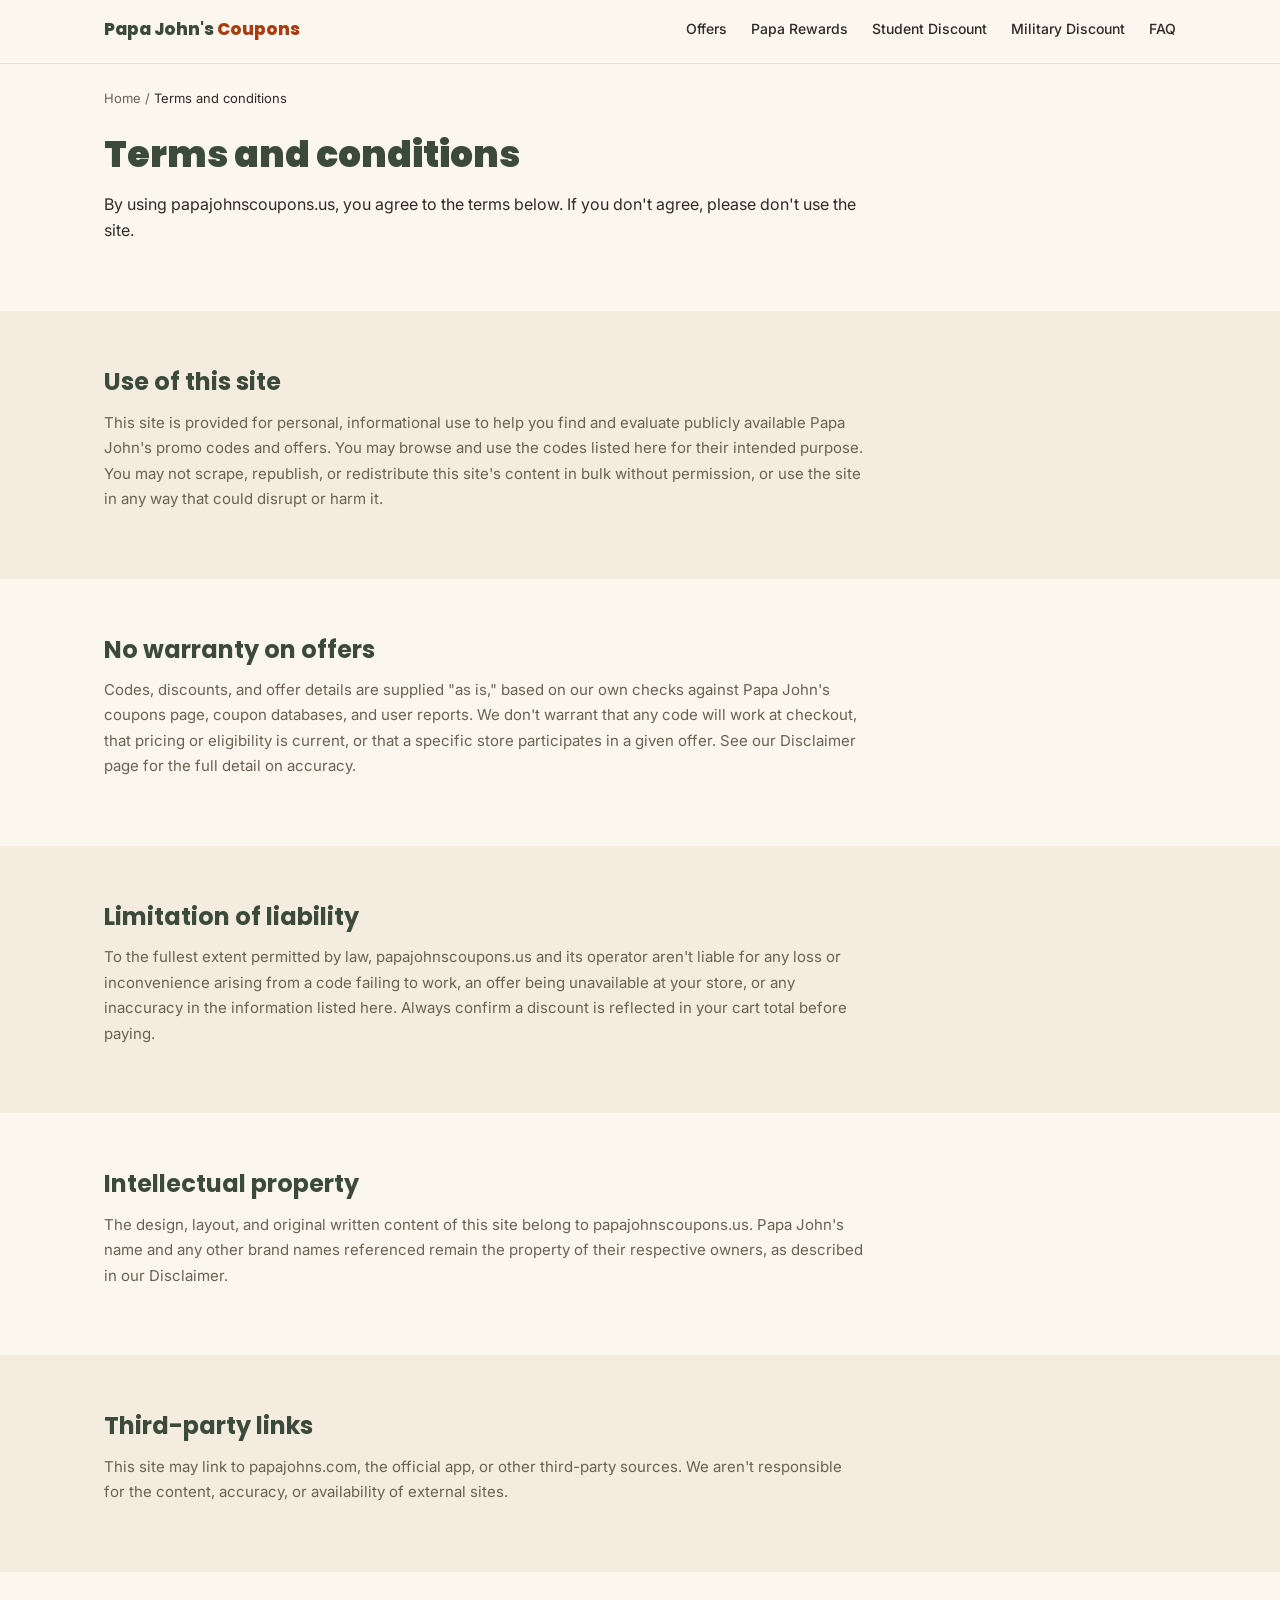
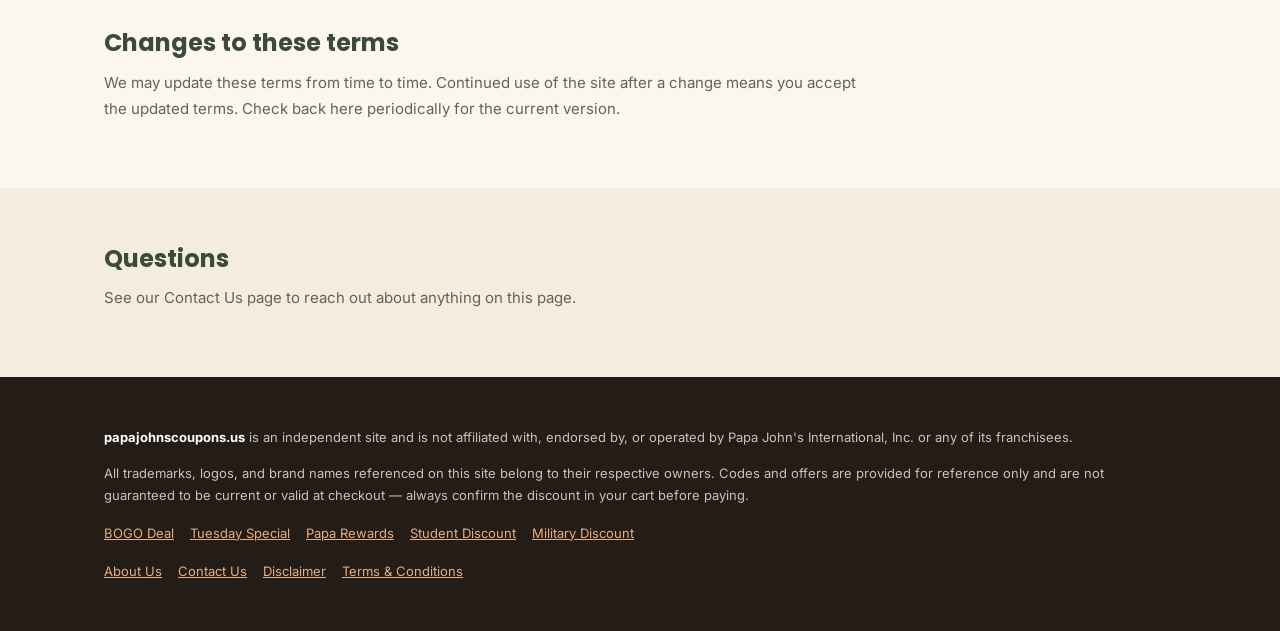
<file: terms-conditions/index.html>
<!DOCTYPE html>
<html lang="en">
<head>
<meta charset="UTF-8">
<meta name="viewport" content="width=device-width, initial-scale=1.0">
<title>Terms and Conditions | Papa John's Coupons</title>
<meta name="description" content="Terms of use for papajohnscoupons.us, an independent Papa John's coupon and deals tracking site.">
<link rel="canonical" href="https://papajohnscoupons.us/terms-conditions/">
<meta property="og:type" content="website">
<meta property="og:site_name" content="Papa John's Coupons">
<meta property="og:title" content="Terms and Conditions | Papa John's Coupons">
<meta property="og:description" content="Terms of use for papajohnscoupons.us, an independent Papa John's coupon and deals tracking site.">
<meta property="og:url" content="https://papajohnscoupons.us/terms-conditions/">
<meta property="og:image" content="https://papajohnscoupons.us/images/hero.jpg">
<meta property="og:image:width" content="512">
<meta property="og:image:height" content="512">
<meta name="twitter:card" content="summary_large_image">
<meta name="twitter:title" content="Terms and Conditions | Papa John's Coupons">
<meta name="twitter:description" content="Terms of use for papajohnscoupons.us, an independent Papa John's coupon and deals tracking site.">
<meta name="twitter:image" content="https://papajohnscoupons.us/images/hero.jpg">
<link rel="icon" type="image/svg+xml" href="/favicon/favicon.svg">
<link rel="stylesheet" href="/css/style.css?v=1">

<script type="application/ld+json">
{"@context":"https://schema.org","@type":"WebPage","name":"Terms and Conditions","url":"https://papajohnscoupons.us/terms-conditions/","description":"Terms of use for papajohnscoupons.us, an independent Papa John's coupon and deals tracking site."}
</script>
<script type="application/ld+json">
{
  "@context":"https://schema.org",
  "@type":"BreadcrumbList",
  "itemListElement":[
    {"@type":"ListItem","position":1,"name":"Home","item":"https://papajohnscoupons.us/"},
    {"@type":"ListItem","position":2,"name":"Terms and Conditions","item":"https://papajohnscoupons.us/terms-conditions/"}
  ]
}
</script>
</head>
<body>

<header id="site-header-inject">
<nav class="topnav">
  <div class="wrap">
    <a href="/" class="logo">Papa John's <span>Coupons</span></a>
    <button class="nav-toggle" id="nav-toggle" aria-expanded="false" aria-controls="nav-links" aria-label="Open menu">
      <span></span><span></span><span></span>
    </button>
    <div class="nav-links" id="nav-links">
      <a href="/#deals">Offers</a>
      <a href="/papa-rewards/">Papa Rewards</a>
      <a href="/student-discount/">Student Discount</a>
      <a href="/military-discount/">Military Discount</a>
      <a href="/#faq">FAQ</a>
    </div>
  </div>
</nav>
</header>

<main>
  <section style="padding:24px 0 0;">
    <div class="wrap" style="font-size:13px; color:var(--pj-muted);">
      <a href="/" style="color:var(--pj-muted); text-decoration:none;">Home</a> / <span style="color:var(--pj-char);">Terms and conditions</span>
    </div>
  </section>

  <section style="padding-top:24px;">
    <div class="wrap">
      <h1 style="font-size:clamp(26px,3.6vw,36px); font-weight:900; line-height:1.2; max-width:700px;">Terms and conditions</h1>
      <p class="lede" style="max-width:760px; margin-top:16px;">By using papajohnscoupons.us, you agree to the terms below. If you don't agree, please don't use the site.</p>
    </div>
  </section>

  <section class="band">
    <div class="wrap">
      <div class="section-head"><h2>Use of this site</h2></div>
      <p style="max-width:760px; color:var(--pj-muted); margin-top:8px; font-size:15px; line-height:1.7;">This site is provided for personal, informational use to help you find and evaluate publicly available Papa John's promo codes and offers. You may browse and use the codes listed here for their intended purpose. You may not scrape, republish, or redistribute this site's content in bulk without permission, or use the site in any way that could disrupt or harm it.</p>
    </div>
  </section>

  <section>
    <div class="wrap">
      <div class="section-head"><h2>No warranty on offers</h2></div>
      <p style="max-width:760px; color:var(--pj-muted); margin-top:8px; font-size:15px; line-height:1.7;">Codes, discounts, and offer details are supplied "as is," based on our own checks against Papa John's coupons page, coupon databases, and user reports. We don't warrant that any code will work at checkout, that pricing or eligibility is current, or that a specific store participates in a given offer. See our Disclaimer page for the full detail on accuracy.</p>
    </div>
  </section>

  <section class="band">
    <div class="wrap">
      <div class="section-head"><h2>Limitation of liability</h2></div>
      <p style="max-width:760px; color:var(--pj-muted); margin-top:8px; font-size:15px; line-height:1.7;">To the fullest extent permitted by law, papajohnscoupons.us and its operator aren't liable for any loss or inconvenience arising from a code failing to work, an offer being unavailable at your store, or any inaccuracy in the information listed here. Always confirm a discount is reflected in your cart total before paying.</p>
    </div>
  </section>

  <section>
    <div class="wrap">
      <div class="section-head"><h2>Intellectual property</h2></div>
      <p style="max-width:760px; color:var(--pj-muted); margin-top:8px; font-size:15px; line-height:1.7;">The design, layout, and original written content of this site belong to papajohnscoupons.us. Papa John's name and any other brand names referenced remain the property of their respective owners, as described in our Disclaimer.</p>
    </div>
  </section>

  <section class="band">
    <div class="wrap">
      <div class="section-head"><h2>Third-party links</h2></div>
      <p style="max-width:760px; color:var(--pj-muted); margin-top:8px; font-size:15px; line-height:1.7;">This site may link to papajohns.com, the official app, or other third-party sources. We aren't responsible for the content, accuracy, or availability of external sites.</p>
    </div>
  </section>

  <section>
    <div class="wrap">
      <div class="section-head"><h2>Changes to these terms</h2></div>
      <p style="max-width:760px; color:var(--pj-muted); margin-top:8px; font-size:15px; line-height:1.7;">We may update these terms from time to time. Continued use of the site after a change means you accept the updated terms. Check back here periodically for the current version.</p>
    </div>
  </section>

  <section class="band">
    <div class="wrap">
      <div class="section-head"><h2>Questions</h2></div>
      <p style="max-width:760px; color:var(--pj-muted); margin-top:8px; font-size:15px;">See our Contact Us page to reach out about anything on this page.</p>
    </div>
  </section>

</main>

<footer id="site-footer" class="site-footer">
  <div class="wrap">
    <p><strong>papajohnscoupons.us</strong> is an independent site and is not affiliated with, endorsed by, or operated by Papa John's International, Inc. or any of its franchisees.</p>
    <p style="margin-top:8px;">All trademarks, logos, and brand names referenced on this site belong to their respective owners. Codes and offers are provided for reference only and are not guaranteed to be current or valid at checkout &mdash; always confirm the discount in your cart before paying.</p>
    <p style="margin-top:16px; display:flex; gap:16px; flex-wrap:wrap;">
      <a href="/bogo-deal/">BOGO Deal</a>
      <a href="/tuesday-special/">Tuesday Special</a>
      <a href="/papa-rewards/">Papa Rewards</a>
      <a href="/student-discount/">Student Discount</a>
      <a href="/military-discount/">Military Discount</a>
    </p>
    <p style="margin-top:16px; display:flex; gap:16px; flex-wrap:wrap;">
      <a href="/about-us/">About Us</a>
      <a href="/contact-us/">Contact Us</a>
      <a href="/disclaimer/">Disclaimer</a>
      <a href="/terms-conditions/">Terms &amp; Conditions</a>
    </p>
  </div>
</footer>

<script src="/js/script.js?v=1"></script>
</body>
</html>
</file>
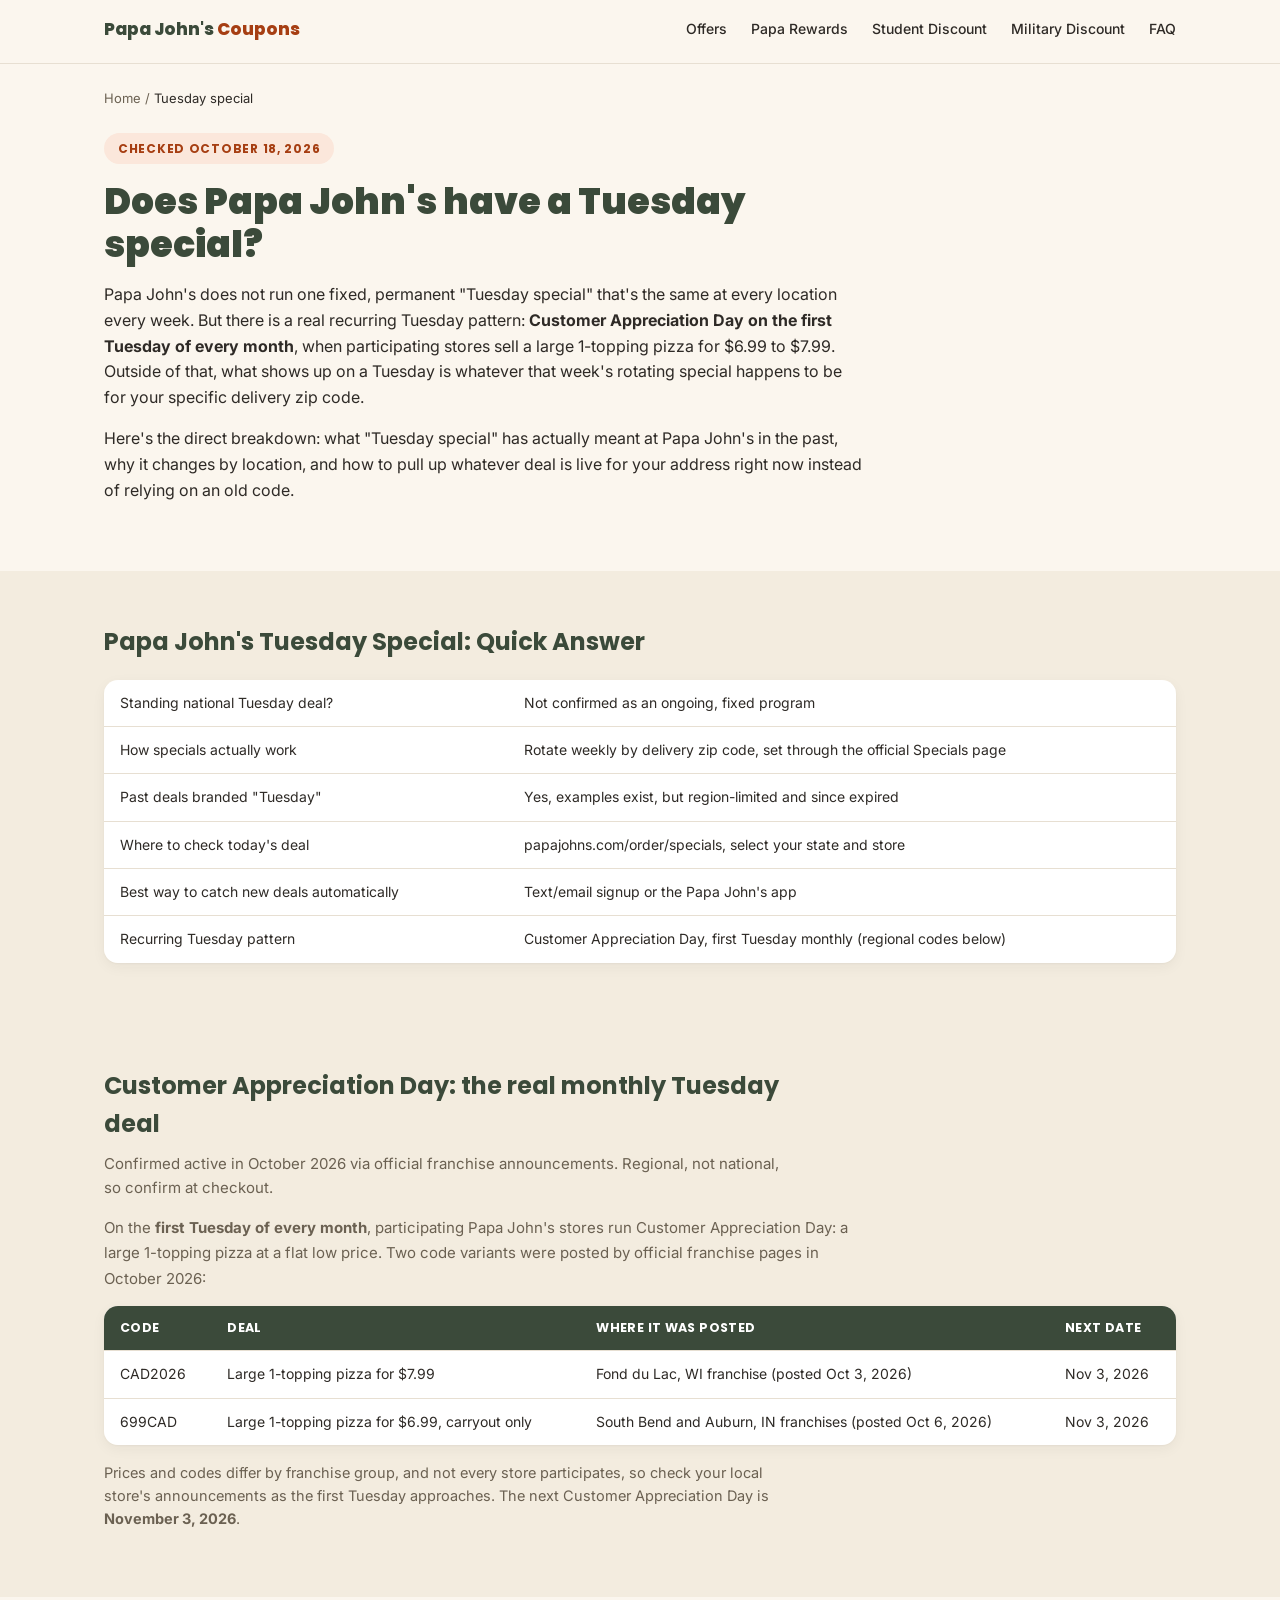
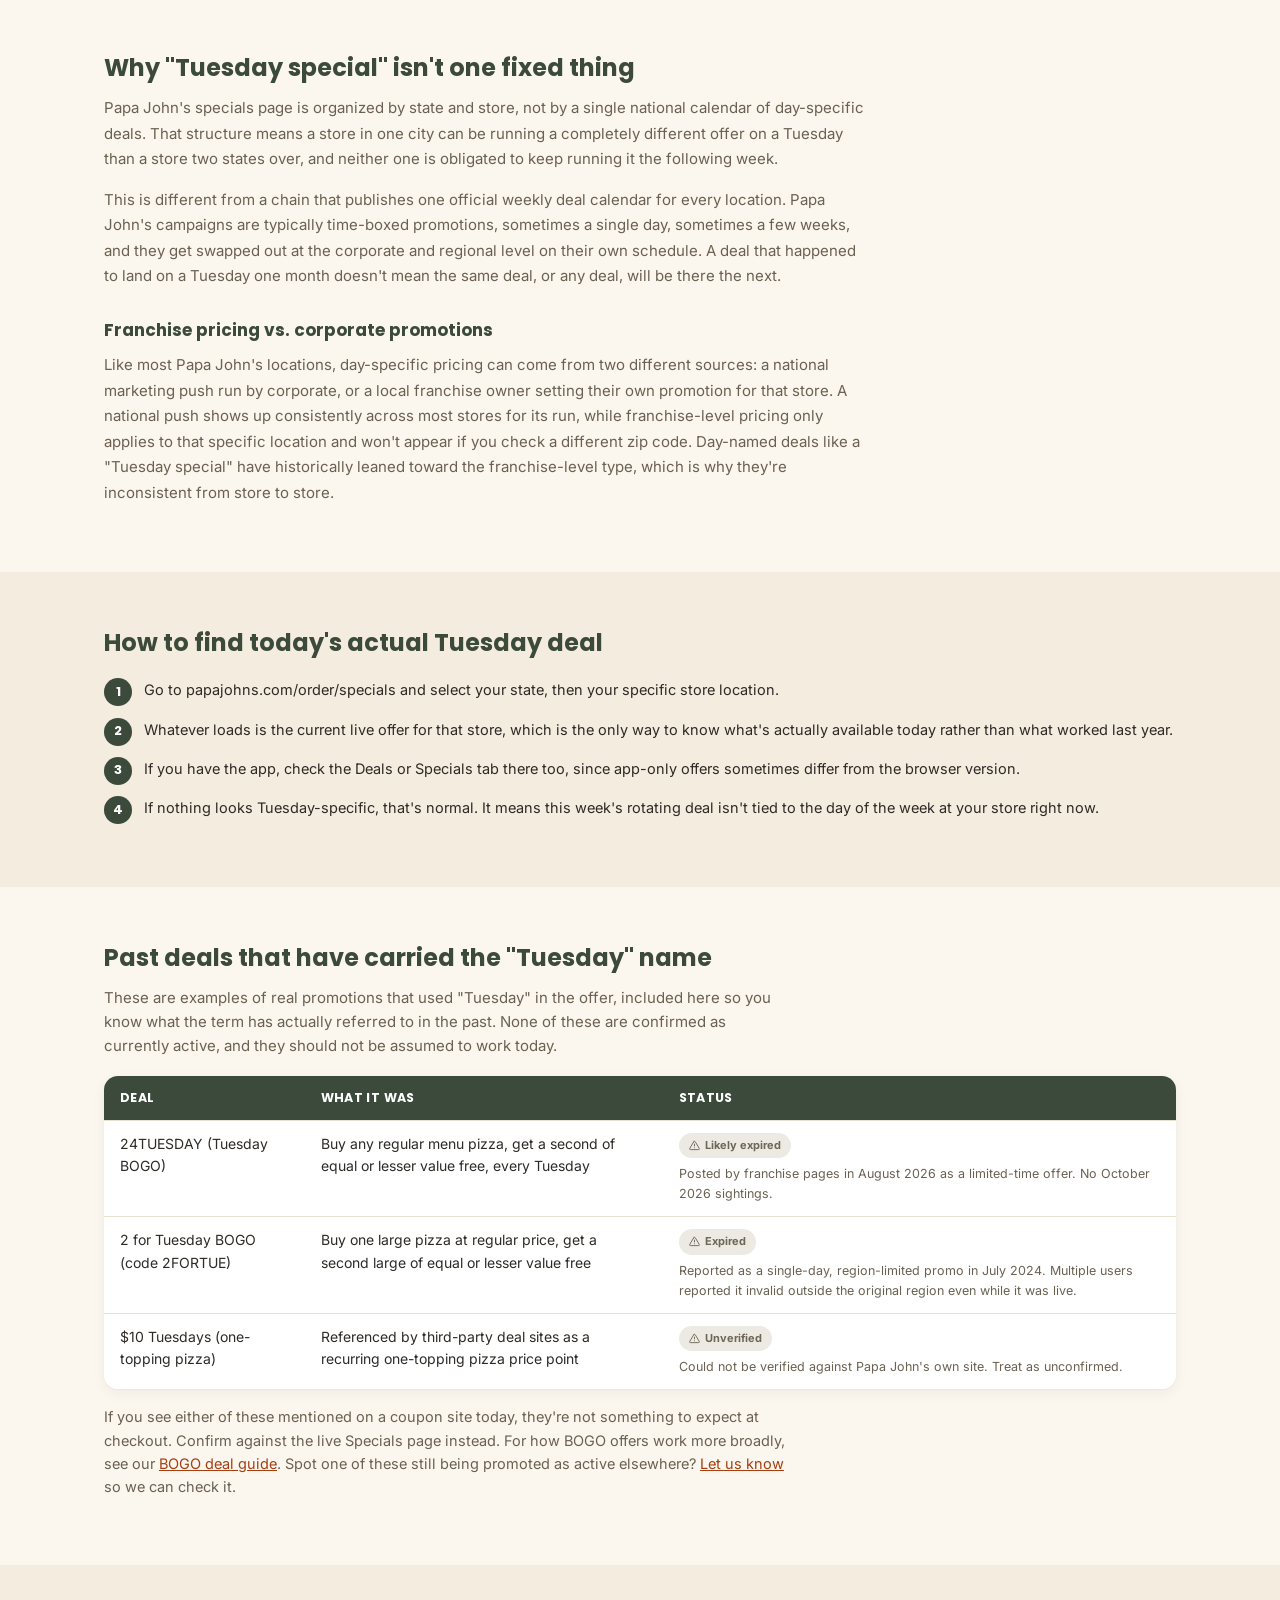
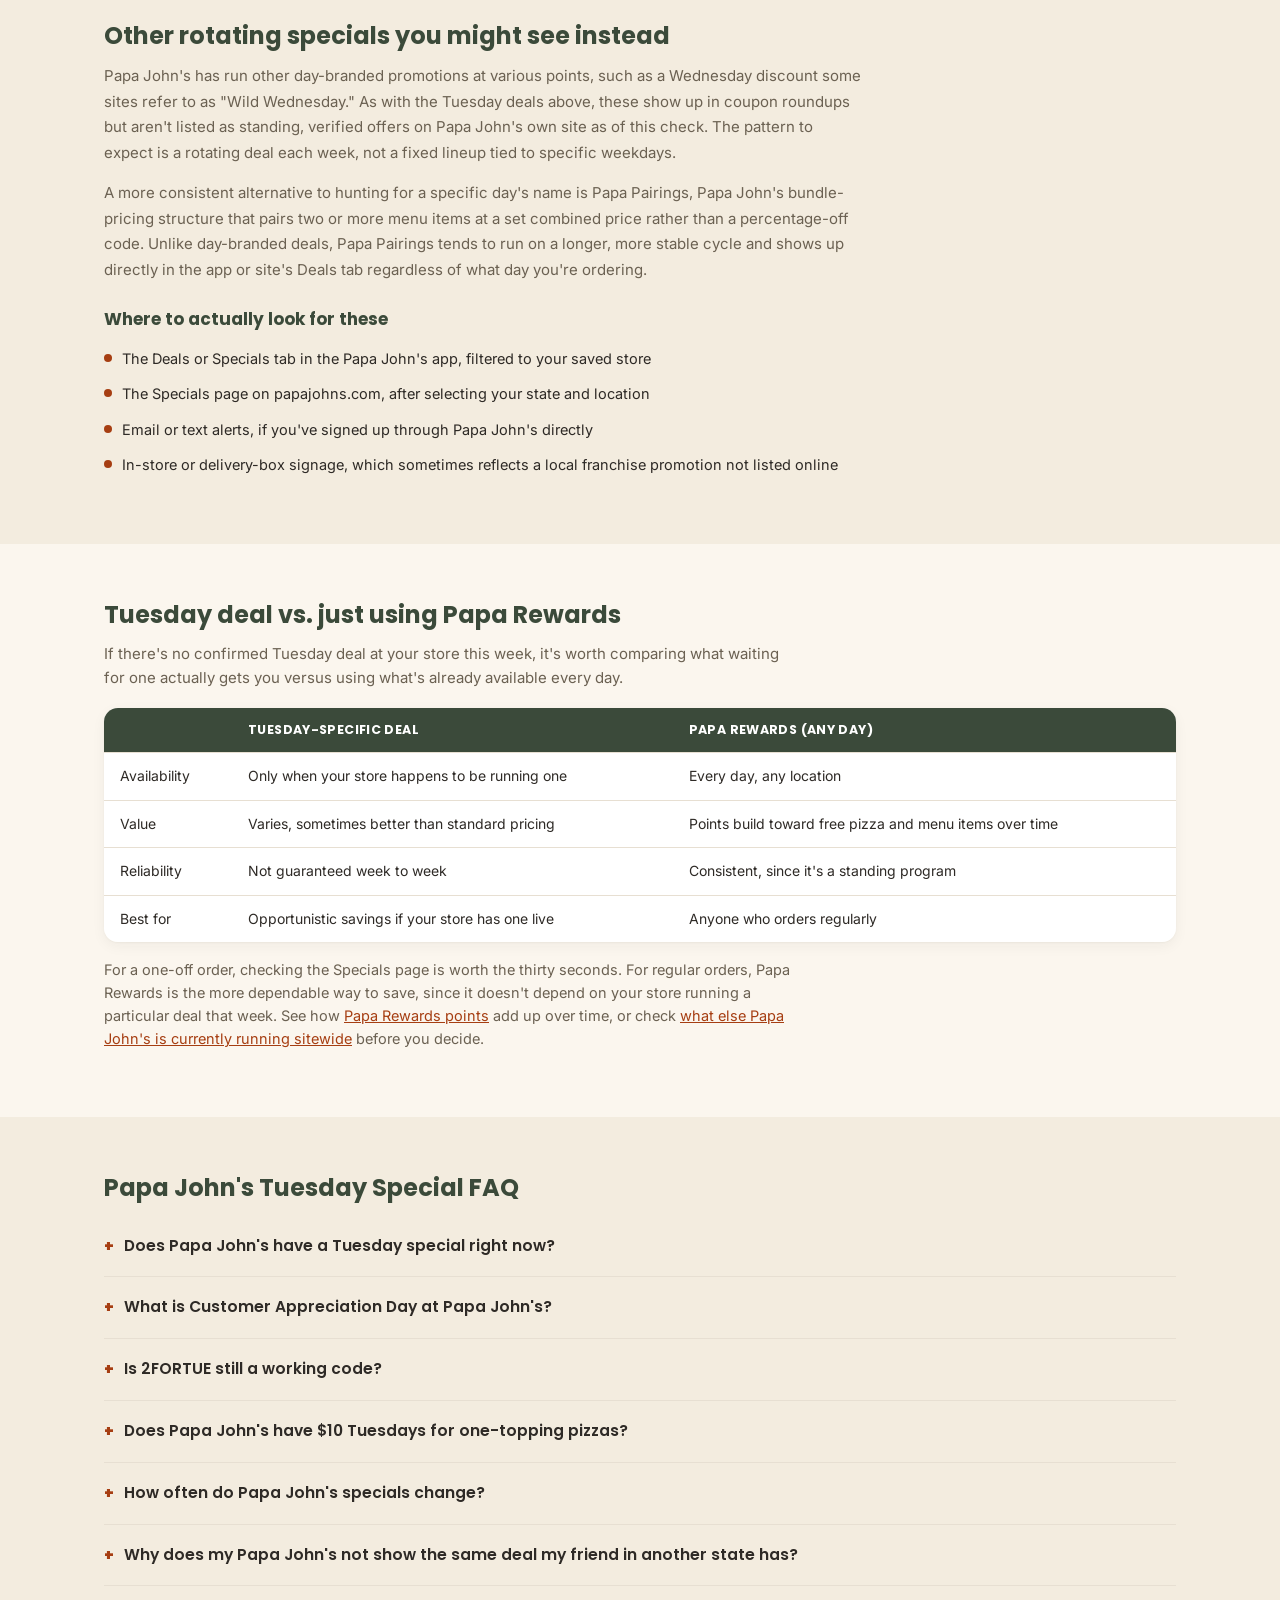
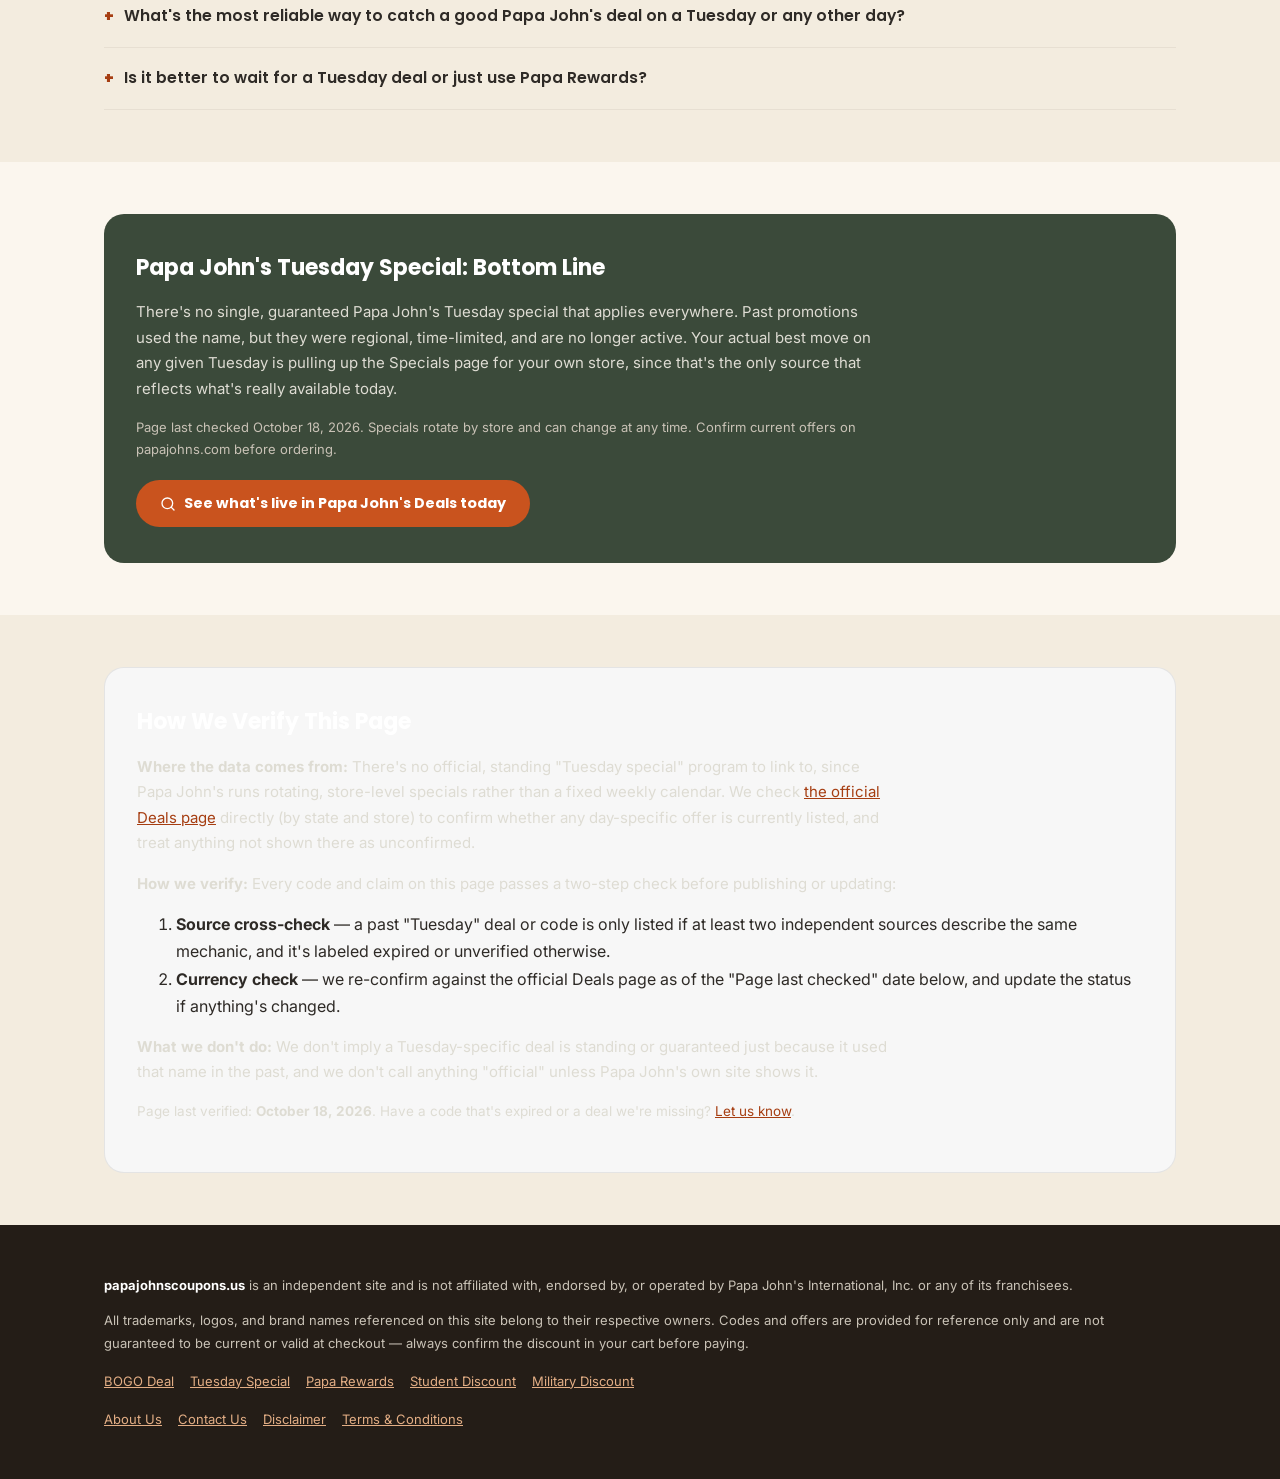
<file: tuesday-special/index.html>
<!DOCTYPE html>
<html lang="en">
<head>
<meta charset="UTF-8">
<meta name="viewport" content="width=device-width, initial-scale=1.0">
<title>Does Papa John's Have a Tuesday Special? (Oct 2026)</title>
<meta name="description" content="Oct 2026: first-Tuesday Customer Appreciation Day runs monthly ($6.99-$7.99 large 1-topping, codes CAD2026/699CAD). How to check your store's Tuesday deal.">
<link rel="canonical" href="https://papajohnscoupons.us/tuesday-special/">
<meta property="og:type" content="article">
<meta property="og:site_name" content="Papa John's Coupons">
<meta property="og:title" content="Does Papa John's Have a Tuesday Special? (Oct 2026)">
<meta property="og:description" content="Oct 2026: first-Tuesday Customer Appreciation Day runs monthly ($6.99-$7.99 large 1-topping, codes CAD2026/699CAD). How to check your store's Tuesday deal.">
<meta property="og:url" content="https://papajohnscoupons.us/tuesday-special/">
<meta property="og:image" content="https://papajohnscoupons.us/images/hero.jpg">
<meta property="og:image:width" content="512">
<meta property="og:image:height" content="512">
<meta name="twitter:card" content="summary_large_image">
<meta name="twitter:title" content="Does Papa John's Have a Tuesday Special? (Oct 2026)">
<meta name="twitter:description" content="Oct 2026: first-Tuesday Customer Appreciation Day runs monthly ($6.99-$7.99 large 1-topping, codes CAD2026/699CAD). How to check your store's Tuesday deal.">
<meta name="twitter:image" content="https://papajohnscoupons.us/images/hero.jpg">
<link rel="icon" type="image/svg+xml" href="/favicon/favicon.svg">
<link rel="stylesheet" href="/css/style.css?v=1">

<script type="application/ld+json">
{"@context":"https://schema.org","@type":"WebPage","name":"Does Papa John's Have a Tuesday Special? (Oct 2026)","url":"https://papajohnscoupons.us/tuesday-special/","description":"Oct 2026: first-Tuesday Customer Appreciation Day runs monthly ($6.99-$7.99 large 1-topping, codes CAD2026/699CAD). How to check your store's Tuesday deal."}
</script>
<script type="application/ld+json">
{
  "@context":"https://schema.org",
  "@type":"BreadcrumbList",
  "itemListElement":[
    {"@type":"ListItem","position":1,"name":"Home","item":"https://papajohnscoupons.us/"},
    {"@type":"ListItem","position":2,"name":"Tuesday Special","item":"https://papajohnscoupons.us/tuesday-special/"}
  ]
}
</script>
<script type="application/ld+json">
{
  "@context":"https://schema.org",
  "@type":"FAQPage",
  "mainEntity":[
    {"@type":"Question","name":"Does Papa John's have a Tuesday special right now?","acceptedAnswer":{"@type":"Answer","text":"There is no fixed national Tuesday deal, but Customer Appreciation Day runs on the first Tuesday of every month at participating stores (large 1-topping for $6.99-$7.99). Whether your store has any other Tuesday deal depends on its current rotating specials, which you can check on the official Specials page."}},
    {"@type":"Question","name":"What is Customer Appreciation Day at Papa John's?","acceptedAnswer":{"@type":"Answer","text":"A monthly event on the first Tuesday of each month at participating stores: a large 1-topping pizza for a flat low price. In October 2026, official franchise pages posted code CAD2026 ($7.99) and code 699CAD ($6.99 carryout only). Codes and prices vary by franchise group, so confirm at checkout. The next one is November 3, 2026."}},
    {"@type":"Question","name":"Is 2FORTUE still a working code?","acceptedAnswer":{"@type":"Answer","text":"No. It was reported as a single-day, region-limited promotion in July 2024 and is expired."}},
    {"@type":"Question","name":"Does Papa John's have $10 Tuesdays for one-topping pizzas?","acceptedAnswer":{"@type":"Answer","text":"This claim appears on third-party coupon sites but couldn't be verified against Papa John's own specials page as an active, standing offer."}},
    {"@type":"Question","name":"How often do Papa John's specials change?","acceptedAnswer":{"@type":"Answer","text":"Deals are typically updated on a rotating basis by location, commonly on the order of every few weeks, though exact timing varies by store and region."}},
    {"@type":"Question","name":"Why does my Papa John's not show the same deal my friend in another state has?","acceptedAnswer":{"@type":"Answer","text":"Specials are set by store and delivery zip code, not applied identically nationwide. Two locations can run entirely different offers at the same time."}},
    {"@type":"Question","name":"What's the most reliable way to catch a good Papa John's deal on a Tuesday or any other day?","acceptedAnswer":{"@type":"Answer","text":"Sign up for text or email offers directly through Papa John's, check the app's Deals tab, and pull up the Specials page for your specific store before ordering rather than relying on a remembered code."}},
    {"@type":"Question","name":"Is it better to wait for a Tuesday deal or just use Papa Rewards?","acceptedAnswer":{"@type":"Answer","text":"For a single order, check what's live for your store first since it costs nothing to look. For frequent orders, Papa Rewards points accumulate regardless of the day and don't depend on a store running a specific promotion."}}
  ]
}
</script>
<script type="application/ld+json">
{
  "@context":"https://schema.org",
  "@type":"HowTo",
  "name":"How to Find Today's Actual Papa John's Tuesday Deal",
  "step":[
    {"@type":"HowToStep","name":"Select your store","text":"Go to papajohns.com/order/specials and select your state, then your specific store location."},
    {"@type":"HowToStep","name":"Check the live offer","text":"Whatever loads is the current live offer for that store, which is the only way to know what's actually available today."},
    {"@type":"HowToStep","name":"Check the app too","text":"If you have the app, check the Deals or Specials tab there too, since app-only offers sometimes differ from the browser version."}
  ]
}
</script>
</head>
<body>

<header id="site-header-inject">
<nav class="topnav">
  <div class="wrap">
    <a href="/" class="logo">Papa John's <span>Coupons</span></a>
    <button class="nav-toggle" id="nav-toggle" aria-expanded="false" aria-controls="nav-links" aria-label="Open menu">
      <span></span><span></span><span></span>
    </button>
    <div class="nav-links" id="nav-links">
      <a href="/#quick-answer">Offers</a>
      <a href="/papa-rewards/">Papa Rewards</a>
      <a href="/student-discount/">Student Discount</a>
      <a href="/military-discount/">Military Discount</a>
      <a href="/#faq">FAQ</a>
    </div>
  </div>
</nav>
</header>

<main>

  <section style="padding:24px 0 0;">
    <div class="wrap" style="font-size:13px; color:var(--pj-muted);">
      <a href="/" style="color:var(--pj-muted); text-decoration:none;">Home</a> / <span style="color:var(--pj-char);">Tuesday special</span>
    </div>
  </section>

  <section style="padding-top:24px;">
    <div class="wrap">
      <span class="eyebrow">Checked October 18, 2026</span>
      <h1 style="font-size:clamp(26px,3.6vw,36px); font-weight:900; line-height:1.2; max-width:800px;">Does Papa John's have a Tuesday special?</h1>
      <p class="lede" style="max-width:760px; margin-top:16px;">Papa John's does not run one fixed, permanent "Tuesday special" that's the same at every location every week. But there is a real recurring Tuesday pattern: <strong>Customer Appreciation Day on the first Tuesday of every month</strong>, when participating stores sell a large 1-topping pizza for $6.99 to $7.99. Outside of that, what shows up on a Tuesday is whatever that week's rotating special happens to be for your specific delivery zip code.</p>
      <p class="lede" style="max-width:760px; margin-top:12px;">Here's the direct breakdown: what "Tuesday special" has actually meant at Papa John's in the past, why it changes by location, and how to pull up whatever deal is live for your address right now instead of relying on an old code.</p>
    </div>
  </section>

  <section class="band">
    <div class="wrap">
      <div class="section-head"><h2>Papa John's Tuesday Special: Quick Answer</h2></div>
      <div class="table-scroll">
      <table class="data">
        <tr><td>Standing national Tuesday deal?</td><td>Not confirmed as an ongoing, fixed program</td></tr>
        <tr><td>How specials actually work</td><td>Rotate weekly by delivery zip code, set through the official Specials page</td></tr>
        <tr><td>Past deals branded "Tuesday"</td><td>Yes, examples exist, but region-limited and since expired</td></tr>
        <tr><td>Where to check today's deal</td><td>papajohns.com/order/specials, select your state and store</td></tr>
        <tr><td>Best way to catch new deals automatically</td><td>Text/email signup or the Papa John's app</td></tr>
        <tr><td>Recurring Tuesday pattern</td><td>Customer Appreciation Day, first Tuesday monthly (regional codes below)</td></tr>
      </table>
      </div>
    </div>
  </section>

  <section id="customer-appreciation-day" class="band">
    <div class="wrap">
      <div class="section-head">
        <h2>Customer Appreciation Day: the real monthly Tuesday deal</h2>
        <p class="section-sub">Confirmed active in October 2026 via official franchise announcements. Regional, not national, so confirm at checkout.</p>
      </div>
      <p style="max-width:760px; color:var(--pj-muted); margin-top:8px; font-size:15px; line-height:1.7;">On the <strong>first Tuesday of every month</strong>, participating Papa John's stores run Customer Appreciation Day: a large 1-topping pizza at a flat low price. Two code variants were posted by official franchise pages in October 2026:</p>
      <div class="table-scroll" style="margin-top:14px;">
      <table class="data">
        <tr><th>Code</th><th>Deal</th><th>Where it was posted</th><th>Next date</th></tr>
        <tr><td>CAD2026</td><td>Large 1-topping pizza for $7.99</td><td>Fond du Lac, WI franchise (posted Oct 3, 2026)</td><td>Nov 3, 2026</td></tr>
        <tr><td>699CAD</td><td>Large 1-topping pizza for $6.99, carryout only</td><td>South Bend and Auburn, IN franchises (posted Oct 6, 2026)</td><td>Nov 3, 2026</td></tr>
      </table>
      </div>
      <p style="margin-top:16px; font-size:14.5px; color:var(--pj-muted); max-width:700px;">Prices and codes differ by franchise group, and not every store participates, so check your local store's announcements as the first Tuesday approaches. The next Customer Appreciation Day is <strong>November 3, 2026</strong>.</p>
    </div>
  </section>

  <section id="why-not-fixed">
    <div class="wrap">
      <div class="section-head"><h2>Why "Tuesday special" isn't one fixed thing</h2></div>
      <p style="max-width:760px; color:var(--pj-muted); margin-top:8px; font-size:15px; line-height:1.7;">Papa John's specials page is organized by state and store, not by a single national calendar of day-specific deals. That structure means a store in one city can be running a completely different offer on a Tuesday than a store two states over, and neither one is obligated to keep running it the following week.</p>
      <p style="max-width:760px; color:var(--pj-muted); margin-top:14px; font-size:15px; line-height:1.7;">This is different from a chain that publishes one official weekly deal calendar for every location. Papa John's campaigns are typically time-boxed promotions, sometimes a single day, sometimes a few weeks, and they get swapped out at the corporate and regional level on their own schedule. A deal that happened to land on a Tuesday one month doesn't mean the same deal, or any deal, will be there the next.</p>

      <h3 style="font-size:17px; margin-top:28px;">Franchise pricing vs. corporate promotions</h3>
      <p style="max-width:760px; color:var(--pj-muted); margin-top:8px; font-size:15px; line-height:1.7;">Like most Papa John's locations, day-specific pricing can come from two different sources: a national marketing push run by corporate, or a local franchise owner setting their own promotion for that store. A national push shows up consistently across most stores for its run, while franchise-level pricing only applies to that specific location and won't appear if you check a different zip code. Day-named deals like a "Tuesday special" have historically leaned toward the franchise-level type, which is why they're inconsistent from store to store.</p>
    </div>
  </section>

  <section id="how-to-find" class="band">
    <div class="wrap">
      <div class="section-head"><h2>How to find today's actual Tuesday deal</h2></div>
      <ol class="steps">
        <li>Go to papajohns.com/order/specials and select your state, then your specific store location.</li>
        <li>Whatever loads is the current live offer for that store, which is the only way to know what's actually available today rather than what worked last year.</li>
        <li>If you have the app, check the Deals or Specials tab there too, since app-only offers sometimes differ from the browser version.</li>
        <li>If nothing looks Tuesday-specific, that's normal. It means this week's rotating deal isn't tied to the day of the week at your store right now.</li>
      </ol>
    </div>
  </section>

  <section id="past-tuesday-deals">
    <div class="wrap">
      <div class="section-head">
        <h2>Past deals that have carried the "Tuesday" name</h2>
        <p class="section-sub">These are examples of real promotions that used "Tuesday" in the offer, included here so you know what the term has actually referred to in the past. None of these are confirmed as currently active, and they should not be assumed to work today.</p>
      </div>
      <div class="table-scroll">
      <table class="data">
        <tr><th>Deal</th><th>What it was</th><th>Status</th></tr>
        <tr>
          <td>24TUESDAY (Tuesday BOGO)</td>
          <td>Buy any regular menu pizza, get a second of equal or lesser value free, every Tuesday</td>
          <td>
            <span class="pj-verify-badge expired" style="display:inline-flex; margin-bottom:6px;">
              <svg viewBox="0 0 24 24" fill="none" stroke="currentColor" stroke-width="2" stroke-linecap="round" stroke-linejoin="round" width="11" height="11"><path d="M10.29 3.86 1.82 18a2 2 0 0 0 1.71 3h16.94a2 2 0 0 0 1.71-3L13.71 3.86a2 2 0 0 0-3.42 0Z"/><path d="M12 9v4"/><path d="M12 17h.01"/></svg>
              Likely expired
            </span>
            <div style="font-size:12.5px; color:var(--pj-muted);">Posted by franchise pages in August 2026 as a limited-time offer. No October 2026 sightings.</div>
          </td>
        </tr>
        <tr>
          <td>2 for Tuesday BOGO (code 2FORTUE)</td>
          <td>Buy one large pizza at regular price, get a second large of equal or lesser value free</td>
          <td>
            <span class="pj-verify-badge expired" style="display:inline-flex; margin-bottom:6px;">
              <svg viewBox="0 0 24 24" fill="none" stroke="currentColor" stroke-width="2" stroke-linecap="round" stroke-linejoin="round" width="11" height="11"><path d="M10.29 3.86 1.82 18a2 2 0 0 0 1.71 3h16.94a2 2 0 0 0 1.71-3L13.71 3.86a2 2 0 0 0-3.42 0Z"/><path d="M12 9v4"/><path d="M12 17h.01"/></svg>
              Expired
            </span>
            <div style="font-size:12.5px; color:var(--pj-muted);">Reported as a single-day, region-limited promo in July 2024. Multiple users reported it invalid outside the original region even while it was live.</div>
          </td>
        </tr>
        <tr>
          <td>$10 Tuesdays (one-topping pizza)</td>
          <td>Referenced by third-party deal sites as a recurring one-topping pizza price point</td>
          <td>
            <span class="pj-verify-badge expired" style="display:inline-flex;">
              <svg viewBox="0 0 24 24" fill="none" stroke="currentColor" stroke-width="2" stroke-linecap="round" stroke-linejoin="round" width="11" height="11"><path d="M10.29 3.86 1.82 18a2 2 0 0 0 1.71 3h16.94a2 2 0 0 0 1.71-3L13.71 3.86a2 2 0 0 0-3.42 0Z"/><path d="M12 9v4"/><path d="M12 17h.01"/></svg>
              Unverified
            </span>
            <div style="font-size:12.5px; color:var(--pj-muted); margin-top:6px;">Could not be verified against Papa John's own site. Treat as unconfirmed.</div>
          </td>
        </tr>
      </table>
      </div>
      <p style="margin-top:16px; font-size:14.5px; color:var(--pj-muted); max-width:700px;">If you see either of these mentioned on a coupon site today, they're not something to expect at checkout. Confirm against the live Specials page instead. For how BOGO offers work more broadly, see our <a href="/bogo-deal/">BOGO deal guide</a>. Spot one of these still being promoted as active elsewhere? <a href="/contact-us/">Let us know</a> so we can check it.</p>
    </div>
  </section>

  <section id="other-rotating" class="band">
    <div class="wrap">
      <div class="section-head"><h2>Other rotating specials you might see instead</h2></div>
      <p style="max-width:760px; color:var(--pj-muted); margin-top:8px; font-size:15px; line-height:1.7;">Papa John's has run other day-branded promotions at various points, such as a Wednesday discount some sites refer to as "Wild Wednesday." As with the Tuesday deals above, these show up in coupon roundups but aren't listed as standing, verified offers on Papa John's own site as of this check. The pattern to expect is a rotating deal each week, not a fixed lineup tied to specific weekdays.</p>
      <p style="max-width:760px; color:var(--pj-muted); margin-top:14px; font-size:15px; line-height:1.7;">A more consistent alternative to hunting for a specific day's name is Papa Pairings, Papa John's bundle-pricing structure that pairs two or more menu items at a set combined price rather than a percentage-off code. Unlike day-branded deals, Papa Pairings tends to run on a longer, more stable cycle and shows up directly in the app or site's Deals tab regardless of what day you're ordering.</p>
      <h3 style="font-size:17px; margin-top:24px;">Where to actually look for these</h3>
      <ul class="checklist" style="margin-top:14px;">
        <li>The Deals or Specials tab in the Papa John's app, filtered to your saved store</li>
        <li>The Specials page on papajohns.com, after selecting your state and location</li>
        <li>Email or text alerts, if you've signed up through Papa John's directly</li>
        <li>In-store or delivery-box signage, which sometimes reflects a local franchise promotion not listed online</li>
      </ul>
    </div>
  </section>

  <section id="tuesday-vs-rewards">
    <div class="wrap">
      <div class="section-head"><h2>Tuesday deal vs. just using Papa Rewards</h2></div>
      <p class="section-sub">If there's no confirmed Tuesday deal at your store this week, it's worth comparing what waiting for one actually gets you versus using what's already available every day.</p>
      <div class="table-scroll">
      <table class="data">
        <tr><th></th><th>Tuesday-specific deal</th><th>Papa Rewards (any day)</th></tr>
        <tr><td>Availability</td><td>Only when your store happens to be running one</td><td>Every day, any location</td></tr>
        <tr><td>Value</td><td>Varies, sometimes better than standard pricing</td><td>Points build toward free pizza and menu items over time</td></tr>
        <tr><td>Reliability</td><td>Not guaranteed week to week</td><td>Consistent, since it's a standing program</td></tr>
        <tr><td>Best for</td><td>Opportunistic savings if your store has one live</td><td>Anyone who orders regularly</td></tr>
      </table>
      </div>
      <p style="margin-top:16px; font-size:14.5px; color:var(--pj-muted); max-width:700px;">For a one-off order, checking the Specials page is worth the thirty seconds. For regular orders, Papa Rewards is the more dependable way to save, since it doesn't depend on your store running a particular deal that week. See how <a href="/papa-rewards/">Papa Rewards points</a> add up over time, or check <a href="/">what else Papa John's is currently running sitewide</a> before you decide.</p>
    </div>
  </section>

  <section id="faq" class="band">
    <div class="wrap">
      <div class="section-head"><h2>Papa John's Tuesday Special FAQ</h2></div>
      <details class="faq-item">
        <summary>Does Papa John's have a Tuesday special right now?</summary>
        <p>There is no fixed national Tuesday deal, but Customer Appreciation Day runs on the first Tuesday of every month at participating stores (large 1-topping for $6.99-$7.99). Whether your store has any other Tuesday deal depends on its current rotating specials, which you can check on the official Specials page.</p>
      </details>
      <details class="faq-item">
        <summary>What is Customer Appreciation Day at Papa John's?</summary>
        <p>A monthly event on the first Tuesday of each month at participating stores: a large 1-topping pizza for a flat low price. In October 2026, official franchise pages posted code CAD2026 ($7.99) and code 699CAD ($6.99 carryout only). Codes and prices vary by franchise group, so confirm at checkout. The next one is November 3, 2026.</p>
      </details>
      <details class="faq-item">
        <summary>Is 2FORTUE still a working code?</summary>
        <p>No. It was reported as a single-day, region-limited promotion in July 2024 and is expired.</p>
      </details>
      <details class="faq-item">
        <summary>Does Papa John's have $10 Tuesdays for one-topping pizzas?</summary>
        <p>This claim appears on third-party coupon sites but couldn't be verified against Papa John's own specials page as an active, standing offer.</p>
      </details>
      <details class="faq-item">
        <summary>How often do Papa John's specials change?</summary>
        <p>Deals are typically updated on a rotating basis by location, commonly on the order of every few weeks, though exact timing varies by store and region.</p>
      </details>
      <details class="faq-item">
        <summary>Why does my Papa John's not show the same deal my friend in another state has?</summary>
        <p>Specials are set by store and delivery zip code, not applied identically nationwide. Two locations can run entirely different offers at the same time.</p>
      </details>
      <details class="faq-item">
        <summary>What's the most reliable way to catch a good Papa John's deal on a Tuesday or any other day?</summary>
        <p>Sign up for text or email offers directly through Papa John's, check the app's Deals tab, and pull up the Specials page for your specific store before ordering rather than relying on a remembered code.</p>
      </details>
      <details class="faq-item">
        <summary>Is it better to wait for a Tuesday deal or just use Papa Rewards?</summary>
        <p>For a single order, check what's live for your store first since it costs nothing to look. For frequent orders, Papa Rewards points accumulate regardless of the day and don't depend on a store running a specific promotion.</p>
      </details>
    </div>
  </section>

  <section id="conclusion">
    <div class="wrap">
      <div class="conclusion">
        <h2>Papa John's Tuesday Special: Bottom Line</h2>
        <p>There's no single, guaranteed Papa John's Tuesday special that applies everywhere. Past promotions used the name, but they were regional, time-limited, and are no longer active. Your actual best move on any given Tuesday is pulling up the Specials page for your own store, since that's the only source that reflects what's really available today.</p>
        <p style="margin-top:14px; font-size:13px; color:#C9C2B6;">Page last checked October 18, 2026. Specials rotate by store and can change at any time. Confirm current offers on papajohns.com before ordering.</p>
        <div class="cta-row">
          <a href="/#quick-answer">
            <svg viewBox="0 0 24 24" fill="none" stroke="currentColor" stroke-width="2" stroke-linecap="round" stroke-linejoin="round" width="16" height="16"><circle cx="11" cy="11" r="8"/><path d="m21 21-4.3-4.3"/></svg>
            See what's live in Papa John's Deals today
          </a>
        </div>
      </div>
    </div>
  </section>


  <section id="methodology" class="band">
    <div class="wrap">
      <div class="conclusion" style="background:var(--pj-card, #f7f7f7); color:inherit; border:1px solid rgba(0,0,0,0.08);">
        <h2>How We Verify This Page</h2>
        <p><strong>Where the data comes from:</strong> There's no official, standing "Tuesday special" program to link to, since Papa John's runs rotating, store-level specials rather than a fixed weekly calendar. We check <a href="https://www.papajohns.com/order/specials" rel="nofollow noopener" target="_blank">the official Deals page</a> directly (by state and store) to confirm whether any day-specific offer is currently listed, and treat anything not shown there as unconfirmed.</p>
        <p><strong>How we verify:</strong> Every code and claim on this page passes a two-step check before publishing or updating:</p>
        <ol style="margin:10px 0 10px 20px; line-height:1.7;">
          <li><strong>Source cross-check</strong> &mdash; a past "Tuesday" deal or code is only listed if at least two independent sources describe the same mechanic, and it's labeled expired or unverified otherwise.</li>
          <li><strong>Currency check</strong> &mdash; we re-confirm against the official Deals page as of the "Page last checked" date below, and update the status if anything's changed.</li>
        </ol>
        <p><strong>What we don't do:</strong> We don't imply a Tuesday-specific deal is standing or guaranteed just because it used that name in the past, and we don't call anything "official" unless Papa John's own site shows it.</p>
        <p style="margin-top:14px; font-size:13.5px;">Page last verified: <strong>October 18, 2026</strong>. Have a code that's expired or a deal we're missing? <a href="/contact-us/">Let us know</a>.</p>
      </div>
    </div>
  </section>

</main>

<footer id="site-footer" class="site-footer">
  <div class="wrap">
    <p><strong>papajohnscoupons.us</strong> is an independent site and is not affiliated with, endorsed by, or operated by Papa John's International, Inc. or any of its franchisees.</p>
    <p style="margin-top:8px;">All trademarks, logos, and brand names referenced on this site belong to their respective owners. Codes and offers are provided for reference only and are not guaranteed to be current or valid at checkout &mdash; always confirm the discount in your cart before paying.</p>
    <p style="margin-top:16px; display:flex; gap:16px; flex-wrap:wrap;">
      <a href="/bogo-deal/">BOGO Deal</a>
      <a href="/tuesday-special/">Tuesday Special</a>
      <a href="/papa-rewards/">Papa Rewards</a>
      <a href="/student-discount/">Student Discount</a>
      <a href="/military-discount/">Military Discount</a>
    </p>
    <p style="margin-top:16px; display:flex; gap:16px; flex-wrap:wrap;">
      <a href="/about-us/">About Us</a>
      <a href="/contact-us/">Contact Us</a>
      <a href="/disclaimer/">Disclaimer</a>
      <a href="/terms-conditions/">Terms &amp; Conditions</a>
    </p>
  </div>
</footer>

<script src="/js/script.js?v=1"></script>
</body>
</html>
</file>
<file: css/style.css>
@import url('https://fonts.googleapis.com/css2?family=Poppins:wght@600;700;800;900&family=Inter:wght@400;500;600;700&display=swap');

:root{
  --pj-primary:#C9531E;
  --pj-primary-dark:#A63E12;
  --pj-primary-tint:#FBE7DB;
  --pj-accent:#3B4A3A;
  --pj-accent-dark:#2C3A2B;
  --pj-accent-tint:#E7ECE3;
  --pj-cream:#FBF6EE;
  --pj-band:#F3ECDF;
  --pj-paper:#FFFFFF;
  --pj-line:#E7DFD2;
  --pj-char:#2E2A26;
  --pj-muted:#6B6152;

  --status-confirmed-bg:#E7ECE3; --status-confirmed-text:#33422F;
  --status-checkout-bg:#F6E9D3;  --status-checkout-text:#8A5A16;
  --status-official-bg:#E4ECF2; --status-official-text:#2E4E63;
  --status-expired-bg:#EDEAE4;  --status-expired-text:#6E6656;

  --shadow-card:0 1px 2px rgba(46,42,38,.04), 0 4px 14px rgba(46,42,38,.05);

  /* CLS guard: approximate injected header/footer height so layout doesn't jump */
  --header-h-desktop:64px;
  --header-h-mobile:60px;
  --footer-h:180px;
}
*{box-sizing:border-box;}
body{
  margin:0;background:var(--pj-cream);font-family:'Inter',sans-serif;
  color:var(--pj-char);line-height:1.6;
}
.wrap{max-width:1120px;margin:0 auto;padding:0 24px;}
h1,h2,h3{font-family:'Poppins',sans-serif;color:var(--pj-accent);margin:0;}
a{color:var(--pj-primary-dark);}
ul,ol{padding-left:1.2em;}
section{padding:52px 0;}
.band{background:var(--pj-band);}
.eyebrow{
  display:inline-flex;align-items:center;gap:6px;font-family:'Poppins',sans-serif;font-weight:700;
  font-size:12px;letter-spacing:.06em;text-transform:uppercase;color:var(--pj-primary-dark);
  background:var(--pj-primary-tint);padding:6px 14px;border-radius:100px;margin-bottom:16px;
}
.section-head{max-width:680px;margin-bottom:8px;}
.section-head h2{font-size:24px;font-weight:700;}
.section-sub{color:var(--pj-muted);max-width:680px;margin-top:8px;font-size:15px;}

/* ---- header/footer injection placeholders (CLS guard) ---- */
#site-header-inject{min-height:var(--header-h-mobile);}
@media (min-width:641px){#site-header-inject{min-height:var(--header-h-desktop);}}
#site-footer{min-height:var(--footer-h);}

/* ---- nav ---- */
nav.topnav{
  position:sticky;top:0;z-index:50;background:rgba(251,246,238,.92);backdrop-filter:blur(6px);
  border-bottom:1px solid var(--pj-line);padding:16px 0;min-height:var(--header-h-mobile);
}
@media (min-width:641px){nav.topnav{min-height:var(--header-h-desktop);}}
nav.topnav .wrap{display:flex;align-items:center;justify-content:space-between;gap:16px;flex-wrap:wrap;}
.logo{font-family:'Poppins',sans-serif;font-weight:800;font-size:17px;color:var(--pj-accent);text-decoration:none;}
.logo span{color:var(--pj-primary-dark);}
.nav-links{display:flex;gap:24px;font-size:14px;font-weight:500;flex-wrap:wrap;}
.nav-links a{color:var(--pj-char);text-decoration:none;}
.nav-links a:hover{color:var(--pj-primary-dark);}
.nav-toggle{display:none;flex-direction:column;justify-content:center;gap:5px;width:34px;height:34px;background:none;border:none;cursor:pointer;padding:0;}
.nav-toggle span{display:block;width:100%;height:2px;background:var(--pj-char);border-radius:2px;transition:transform .2s ease,opacity .2s ease;}
.nav-toggle[aria-expanded="true"] span:nth-child(1){transform:translateY(7px) rotate(45deg);}
.nav-toggle[aria-expanded="true"] span:nth-child(2){opacity:0;}
.nav-toggle[aria-expanded="true"] span:nth-child(3){transform:translateY(-7px) rotate(-45deg);}
@media (max-width:640px){
  .nav-toggle{display:flex;}
  .nav-links{display:none;width:100%;flex-direction:column;gap:0;order:3;}
  .nav-links.is-open{display:flex;}
  .nav-links a{padding:12px 0;border-top:1px solid var(--pj-line);}
}

/* ---- hero ---- */
.hero{padding:56px 0 60px;}
.hero-grid{display:grid;grid-template-columns:1.1fr 0.9fr;gap:48px;align-items:center;}
@media (max-width:840px){.hero-grid{grid-template-columns:1fr;}}
.hero h1{font-size:clamp(30px,4.2vw,42px);font-weight:900;line-height:1.15;}
.hero .lede{font-size:16px;color:var(--pj-muted);margin-top:16px;max-width:520px;}
.hero-cta{
  display:inline-flex;align-items:center;gap:8px;background:var(--pj-primary);color:#fff;
  font-family:'Poppins',sans-serif;font-weight:700;font-size:15px;padding:14px 26px;
  border-radius:100px;text-decoration:none;margin-top:24px;box-shadow:var(--shadow-card);
}
.hero-cta:hover{background:var(--pj-primary-dark);}
.hero-meta{margin-top:18px;font-size:13.5px;color:var(--pj-muted);}
.hero-meta strong{color:var(--pj-char);}

.hero-image-frame{
  width:100%;max-width:420px;aspect-ratio:1/1;margin:0 auto;border-radius:24px;
  background:var(--pj-paper);border:1.5px dashed #D9A15C;display:flex;flex-direction:column;
  align-items:center;justify-content:center;gap:10px;color:var(--pj-muted);text-align:center;
  padding:24px;box-shadow:var(--shadow-card);overflow:hidden;
}
.hero-image-frame img{width:100%;height:100%;object-fit:cover;border-radius:22px;}
.hero-image-frame .frame-icon{width:40px;height:40px;color:var(--pj-primary-dark);}
.hero-image-frame .frame-text{font-size:13px;line-height:1.5;max-width:240px;}
.hero-image-frame .frame-text code{background:var(--pj-band);padding:2px 6px;border-radius:6px;font-size:12px;}

.tldr{
  background:var(--pj-paper);border:1px solid var(--pj-line);border-radius:16px;
  padding:22px 26px;margin-top:30px;max-width:640px;box-shadow:var(--shadow-card);
}
.tldr h3{font-size:13px;text-transform:uppercase;letter-spacing:.05em;margin-bottom:12px;}
.tldr ul{margin:0;font-size:14.5px;padding-left:1.1em;}
.tldr li{margin-bottom:7px;}


/* ---- homepage hero banner ---- */
.hero-banner-link{
  display:block;
  width:100%;
  max-width:800px;
  margin:26px auto 0;
  text-decoration:none;
  border-radius:20px;
  overflow:hidden;
  box-shadow:var(--shadow-card);
}
.hero-banner-image{
  display:block;
  width:100%;
  height:auto;
  border-radius:20px;
}
@media (max-width:640px){
  .hero-banner-link{margin-top:20px;border-radius:14px;}
  .hero-banner-image{border-radius:14px;}
}

/* ---- search + filters ---- */
.search-row{display:flex;gap:12px;flex-wrap:wrap;margin-top:22px;align-items:center;}
.search-box{
  flex:1;min-width:240px;display:flex;align-items:center;gap:10px;background:var(--pj-paper);
  border:1px solid var(--pj-line);border-radius:12px;padding:12px 16px;box-shadow:var(--shadow-card);
}
.search-box svg{width:18px;height:18px;color:var(--pj-muted);flex-shrink:0;}
.search-box input{border:none;outline:none;background:transparent;font-size:14.5px;width:100%;font-family:'Inter',sans-serif;color:var(--pj-char);}
.filters{display:flex;flex-wrap:wrap;gap:10px;margin-top:16px;}
.filter{
  font-family:'Poppins',sans-serif;font-weight:600;font-size:13.5px;background:var(--pj-paper);
  border:1.5px solid var(--pj-line);color:var(--pj-char);padding:9px 18px;border-radius:10px;cursor:pointer;
}
.filter:hover{border-color:var(--pj-accent);}
.filter[aria-pressed="true"]{background:var(--pj-accent);border-color:var(--pj-accent);color:#fff;}
.no-results{display:none;text-align:center;padding:40px 0;color:var(--pj-muted);font-size:14.5px;}
.no-results[hidden]{display:none;}

/* ---- deals grid ---- */
.pj-grid{display:grid;grid-template-columns:repeat(2, 1fr);gap:18px;margin-top:22px;}
@media (max-width:760px){.pj-grid{grid-template-columns:1fr;}}
.pj-card{position:relative;background:var(--pj-paper);border:1px solid var(--pj-line);border-radius:16px;overflow:hidden;display:flex;flex-direction:column;box-shadow:var(--shadow-card);}
.pj-card.is-expired{filter:grayscale(45%);background:var(--status-expired-bg);}
.pj-card[hidden]{display:none;}
.pj-card-top{display:flex;align-items:center;justify-content:space-between;gap:12px;padding:18px 20px 0;}
.pj-tag{display:inline-flex;align-items:center;gap:6px;font-size:10.5px;font-weight:800;letter-spacing:.05em;text-transform:uppercase;padding:5px 10px;border-radius:100px;}
.pj-tag.code{background:var(--status-checkout-bg);color:var(--status-checkout-text);}
.pj-tag.member{background:var(--status-official-bg);color:var(--status-official-text);}
.pj-ribbon{font-family:'Poppins',sans-serif;font-weight:900;font-size:22px;color:var(--pj-primary-dark);line-height:1;white-space:nowrap;}
.pj-card-body{padding:12px 20px 4px;display:flex;flex-direction:column;gap:8px;flex:1;}
.pj-card-title{font-family:'Poppins',sans-serif;font-weight:700;font-size:16.5px;line-height:1.32;color:var(--pj-char);}
.pj-card-desc{font-size:13.5px;color:var(--pj-muted);}
.pj-verify-row{display:flex;align-items:center;justify-content:space-between;gap:8px;padding:10px 20px;border-top:1px solid var(--pj-line);}
.pj-verify-badge{display:inline-flex;align-items:center;gap:5px;font-size:11px;font-weight:700;padding:4px 10px;border-radius:100px;}
.pj-verify-badge svg{width:11px;height:11px;}
.pj-verify-badge.confirmed{background:var(--status-confirmed-bg);color:var(--status-confirmed-text);}
.pj-verify-badge.checkout{background:var(--status-checkout-bg);color:var(--status-checkout-text);}
.pj-verify-badge.official{background:var(--status-official-bg);color:var(--status-official-text);}
.pj-verify-badge.expired{background:var(--status-expired-bg);color:var(--status-expired-text);}
.pj-last-checked{font-size:11px;color:var(--pj-muted);white-space:nowrap;}
.pj-card-footer{padding:14px 20px;}
.pj-code-face{display:flex;align-items:center;justify-content:space-between;gap:10px;background:#FCF3E8;border:1.5px dashed #D9A15C;border-radius:10px;padding:10px 14px;cursor:pointer;width:100%;}
.pj-card.is-expired .pj-code-face{cursor:default;background:var(--status-expired-bg);border-color:var(--pj-line);}
.pj-masked{font-family:'Poppins',sans-serif;font-weight:700;font-size:13.5px;letter-spacing:.03em;}
.pj-reveal-label{font-size:12px;font-weight:700;color:var(--pj-primary-dark);display:flex;align-items:center;gap:4px;white-space:nowrap;}
.pj-card.is-expired .pj-reveal-label{color:var(--status-expired-text);}
.pj-reveal-label svg{width:13px;height:13px;}
.pj-btn-offer{width:100%;background:var(--pj-accent);color:#fff;border:none;border-radius:10px;padding:11px 16px;font-family:'Poppins',sans-serif;font-weight:700;font-size:13.5px;cursor:pointer;display:flex;align-items:center;justify-content:center;gap:7px;}
.pj-btn-offer:hover{background:var(--pj-accent-dark);}

/* ---- modal ---- */
.pj-overlay{position:fixed;inset:0;background:rgba(20,15,10,0.55);display:none;align-items:center;justify-content:center;z-index:100;padding:20px;}
.pj-overlay.show{display:flex;}
.pj-modal{background:var(--pj-paper);width:100%;max-width:420px;border-radius:18px;padding:28px;position:relative;max-height:90vh;overflow-y:auto;}
.pj-modal-close{position:absolute;top:16px;right:16px;background:var(--pj-cream);border:none;width:30px;height:30px;border-radius:50%;font-size:16px;line-height:1;cursor:pointer;color:var(--pj-char);}
.pj-modal-verify{display:flex;align-items:center;gap:8px;margin-bottom:14px;font-size:12px;color:var(--pj-muted);}
.pj-modal-headline{font-size:19px;line-height:1.4;margin-bottom:20px;color:var(--pj-char);}
.pj-modal-desc{font-size:14px;color:var(--pj-muted);margin-bottom:18px;}
.pj-code-box{background:#F2ECE1;border-radius:100px;padding:6px 6px 6px 18px;display:flex;align-items:center;justify-content:space-between;gap:10px;margin-bottom:16px;}
.pj-code-text{font-family:'Poppins',sans-serif;font-weight:800;font-size:15.5px;letter-spacing:.03em;color:var(--pj-char);}
.pj-copy-inline{flex-shrink:0;background:var(--pj-char);color:#fff;border:none;border-radius:100px;padding:10px 22px;font-family:'Poppins',sans-serif;font-weight:700;font-size:13.5px;cursor:pointer;}
.pj-copy-inline.copied{background:var(--pj-accent);}
.pj-modal-cta{width:100%;background:var(--pj-accent);color:#fff;border:none;border-radius:100px;padding:15px;font-family:'Poppins',sans-serif;font-weight:700;font-size:14.5px;cursor:pointer;margin-bottom:20px;}
.pj-modal-cta[disabled]{background:var(--status-expired-text);cursor:default;}
.pj-offer-note{background:var(--pj-accent-tint);border-radius:12px;padding:14px 16px;font-size:13.5px;color:var(--pj-accent-dark);margin-bottom:16px;display:flex;gap:8px;}
.pj-offer-note.warn{background:var(--status-expired-bg);color:var(--status-expired-text);}
.pj-feedback{display:flex;align-items:center;justify-content:space-between;gap:12px;padding-top:14px;border-top:1px solid var(--pj-line);margin-bottom:14px;}
.pj-feedback-label{font-family:'Poppins',sans-serif;font-weight:700;font-size:14px;color:var(--pj-char);}
.pj-fb-btn{display:flex;align-items:center;gap:5px;border:none;border-radius:100px;padding:8px 14px;font-family:'Poppins',sans-serif;font-weight:700;font-size:13px;cursor:pointer;}
.pj-fb-btn.yes{background:var(--status-confirmed-bg);color:var(--status-confirmed-text);}
.pj-fb-btn.no{background:var(--status-checkout-bg);color:var(--status-checkout-text);}
.pj-fb-thanks{display:flex;align-items:center;gap:6px;font-family:'Poppins',sans-serif;font-weight:700;font-size:13px;padding:8px 14px;border-radius:100px;}
.pj-fb-thanks.yes{background:var(--status-confirmed-bg);color:var(--status-confirmed-text);}
.pj-modal-restrict{font-size:12.5px;color:var(--pj-muted);}

/* ---- content cards / lists ---- */
.info-card{background:var(--pj-paper);border:1px solid var(--pj-line);border-radius:16px;padding:24px 26px;box-shadow:var(--shadow-card);}
.two-col{display:grid;grid-template-columns:1fr 1fr;gap:20px;margin-top:20px;}
@media (max-width:760px){.two-col{grid-template-columns:1fr;}}
.qa-grid{display:grid;grid-template-columns:repeat(2, 1fr);gap:16px;margin-top:22px;}
.qa-grid .info-card{padding:18px 20px;}
@media (max-width:640px){.qa-grid{grid-template-columns:1fr;}}
.table-scroll{width:100%;overflow-x:auto;-webkit-overflow-scrolling:touch;margin-top:18px;border-radius:14px;box-shadow:var(--shadow-card);}
table.data{width:100%;min-width:520px;border-collapse:collapse;font-size:14px;background:var(--pj-paper);}
table.data th, table.data td{text-align:left;padding:12px 16px;border-bottom:1px solid var(--pj-line);vertical-align:top;white-space:normal;}
table.data th{font-family:'Poppins',sans-serif;font-weight:700;color:#fff;background:var(--pj-accent);font-size:12.5px;text-transform:uppercase;letter-spacing:.03em;}
table.data tr:last-child td{border-bottom:none;}
@media (max-width:600px){table.data{font-size:13px;min-width:480px;}table.data th, table.data td{padding:9px 10px;}}

.checklist{list-style:none;padding:0;margin-top:16px;}
.checklist li{display:flex;gap:10px;font-size:14.5px;margin-bottom:12px;align-items:flex-start;}
.checklist li::before{content:"";width:8px;height:8px;border-radius:50%;background:var(--pj-primary-dark);margin-top:7px;flex-shrink:0;}
.steps{counter-reset:step;list-style:none;padding:0;margin-top:16px;}
.steps li{counter-increment:step;position:relative;padding-left:40px;margin-bottom:16px;font-size:14.5px;}
.steps li::before{
  content:counter(step);position:absolute;left:0;top:0;width:28px;height:28px;border-radius:50%;
  background:var(--pj-accent);color:#fff;font-family:'Poppins',sans-serif;font-weight:700;font-size:13px;
  display:flex;align-items:center;justify-content:center;
}
.save-list{list-style:none;padding:0;margin-top:18px;display:grid;gap:14px;}
.save-list li{background:var(--pj-paper);border:1px solid var(--pj-line);border-radius:12px;padding:16px 18px;font-size:14.5px;box-shadow:var(--shadow-card);}
.save-list li strong{color:var(--pj-accent);}

/* ---- FAQ ---- */
.faq-item{border-bottom:1px solid var(--pj-line);padding:18px 0;}
.faq-item summary{font-family:'Poppins',sans-serif;font-weight:600;font-size:15.5px;cursor:pointer;color:var(--pj-char);list-style:none;}
.faq-item summary::-webkit-details-marker{display:none;}
.faq-item summary::before{content:"+";color:var(--pj-primary-dark);font-weight:800;margin-right:10px;}
.faq-item[open] summary::before{content:"\2212";}
.faq-item p{margin:12px 0 0 22px;font-size:14.5px;color:var(--pj-muted);}

/* ---- conclusion ---- */
.conclusion{background:var(--pj-accent);color:#EFEDE7;border-radius:20px;padding:36px 32px;}
.conclusion h2{color:#fff;font-size:22px;}
.conclusion p{font-size:15px;line-height:1.7;margin-top:14px;color:#DEDCD3;max-width:760px;}
.conclusion .cta-row{margin-top:20px;}
.conclusion .cta-row a{
  display:inline-flex;align-items:center;gap:8px;background:var(--pj-primary);color:#fff;
  font-family:'Poppins',sans-serif;font-weight:700;font-size:14.5px;padding:12px 24px;border-radius:100px;text-decoration:none;
}

footer.site-footer{background:#241D17;color:#C9C2B6;padding:36px 0;}
footer.site-footer .wrap{font-size:13px;line-height:1.7;}
footer.site-footer strong{color:#fff;}
footer.site-footer a{color:#E3AE85;}

/* Static code cards: full code + copy on the card */
.pj-code-row{display:flex;align-items:center;justify-content:space-between;gap:10px;}
.pj-code-row .pj-code-text{font-size:18px;}
.pj-code-row .pj-copy-inline{padding:8px 18px;}
.pj-details-btn{background:none;border:0;color:#1a73e8;font-size:13px;cursor:pointer;padding:0;margin-top:10px;text-decoration:underline;font-family:inherit;}
.pj-terms{margin-top:12px;font-size:13.5px;}
.pj-terms summary{cursor:pointer;color:#5b6570;}
.pj-terms p{margin:8px 0 0;color:#3d454d;}
</file>
